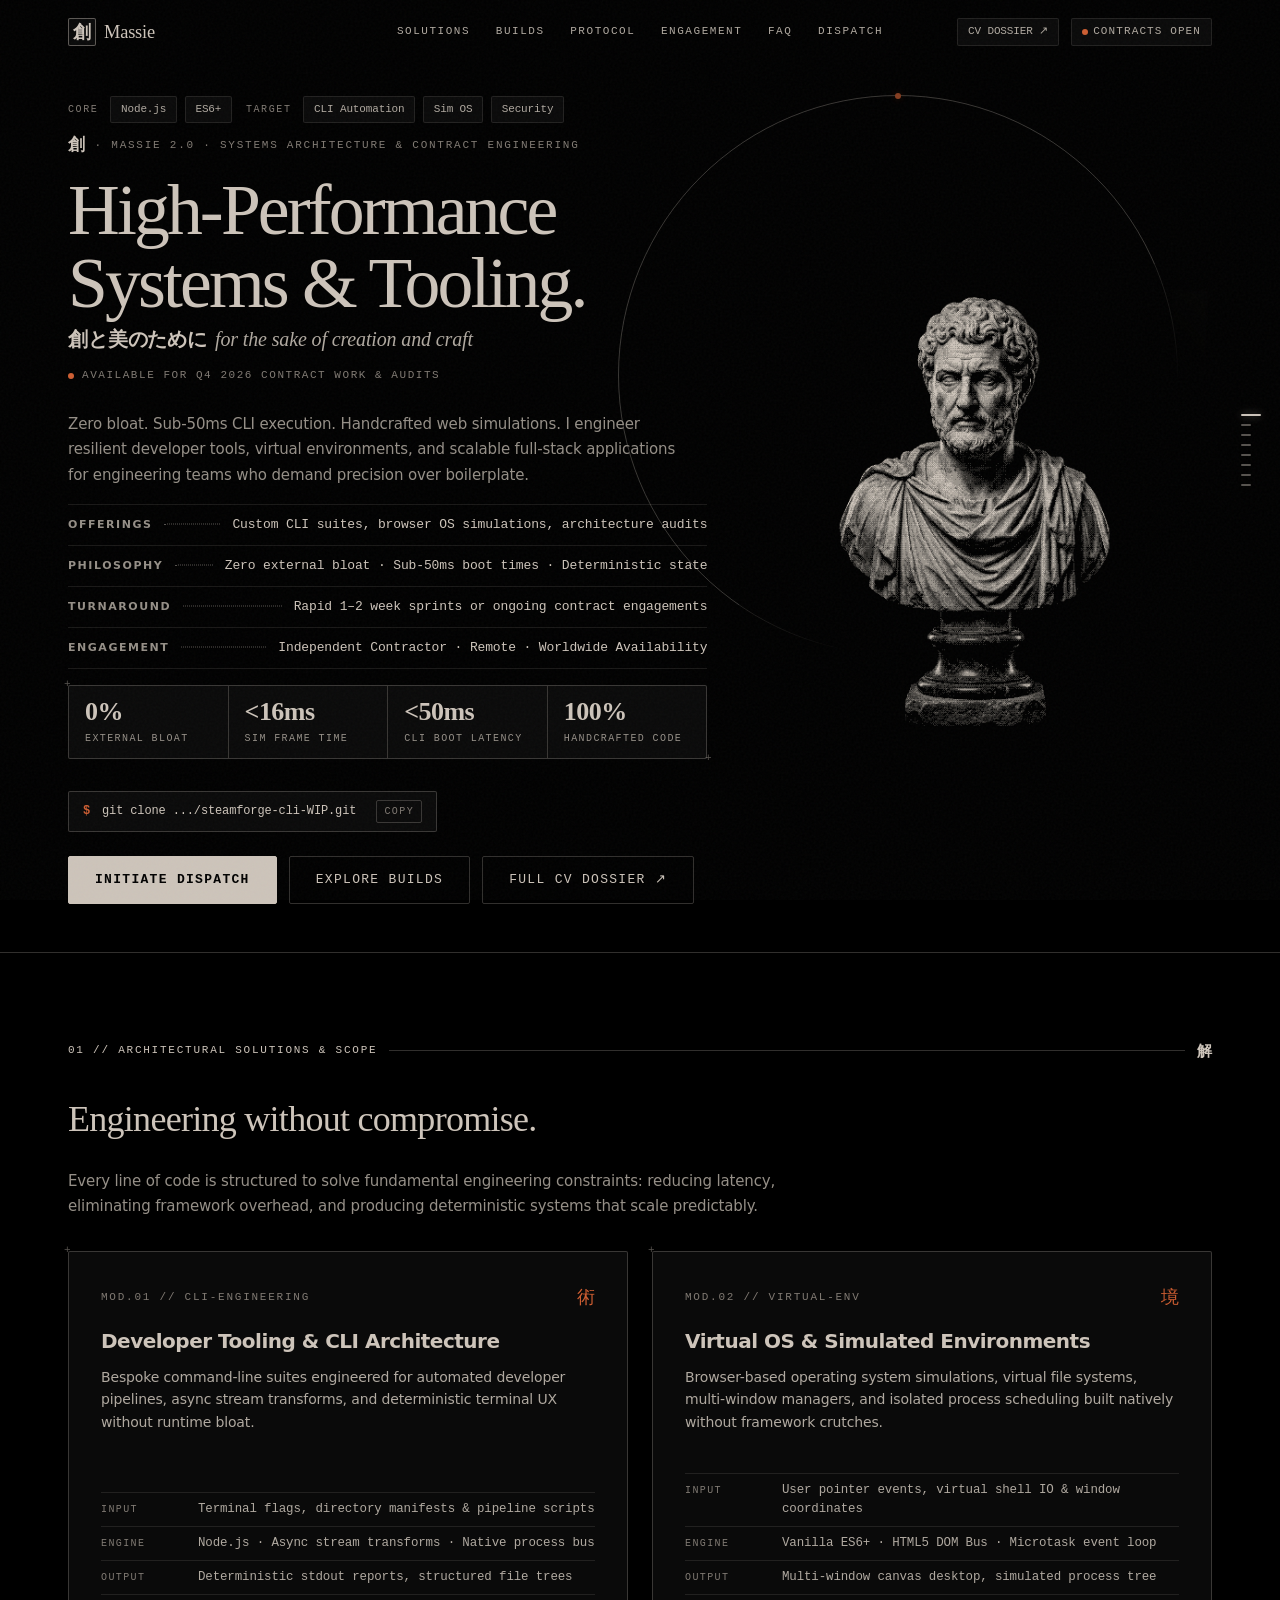
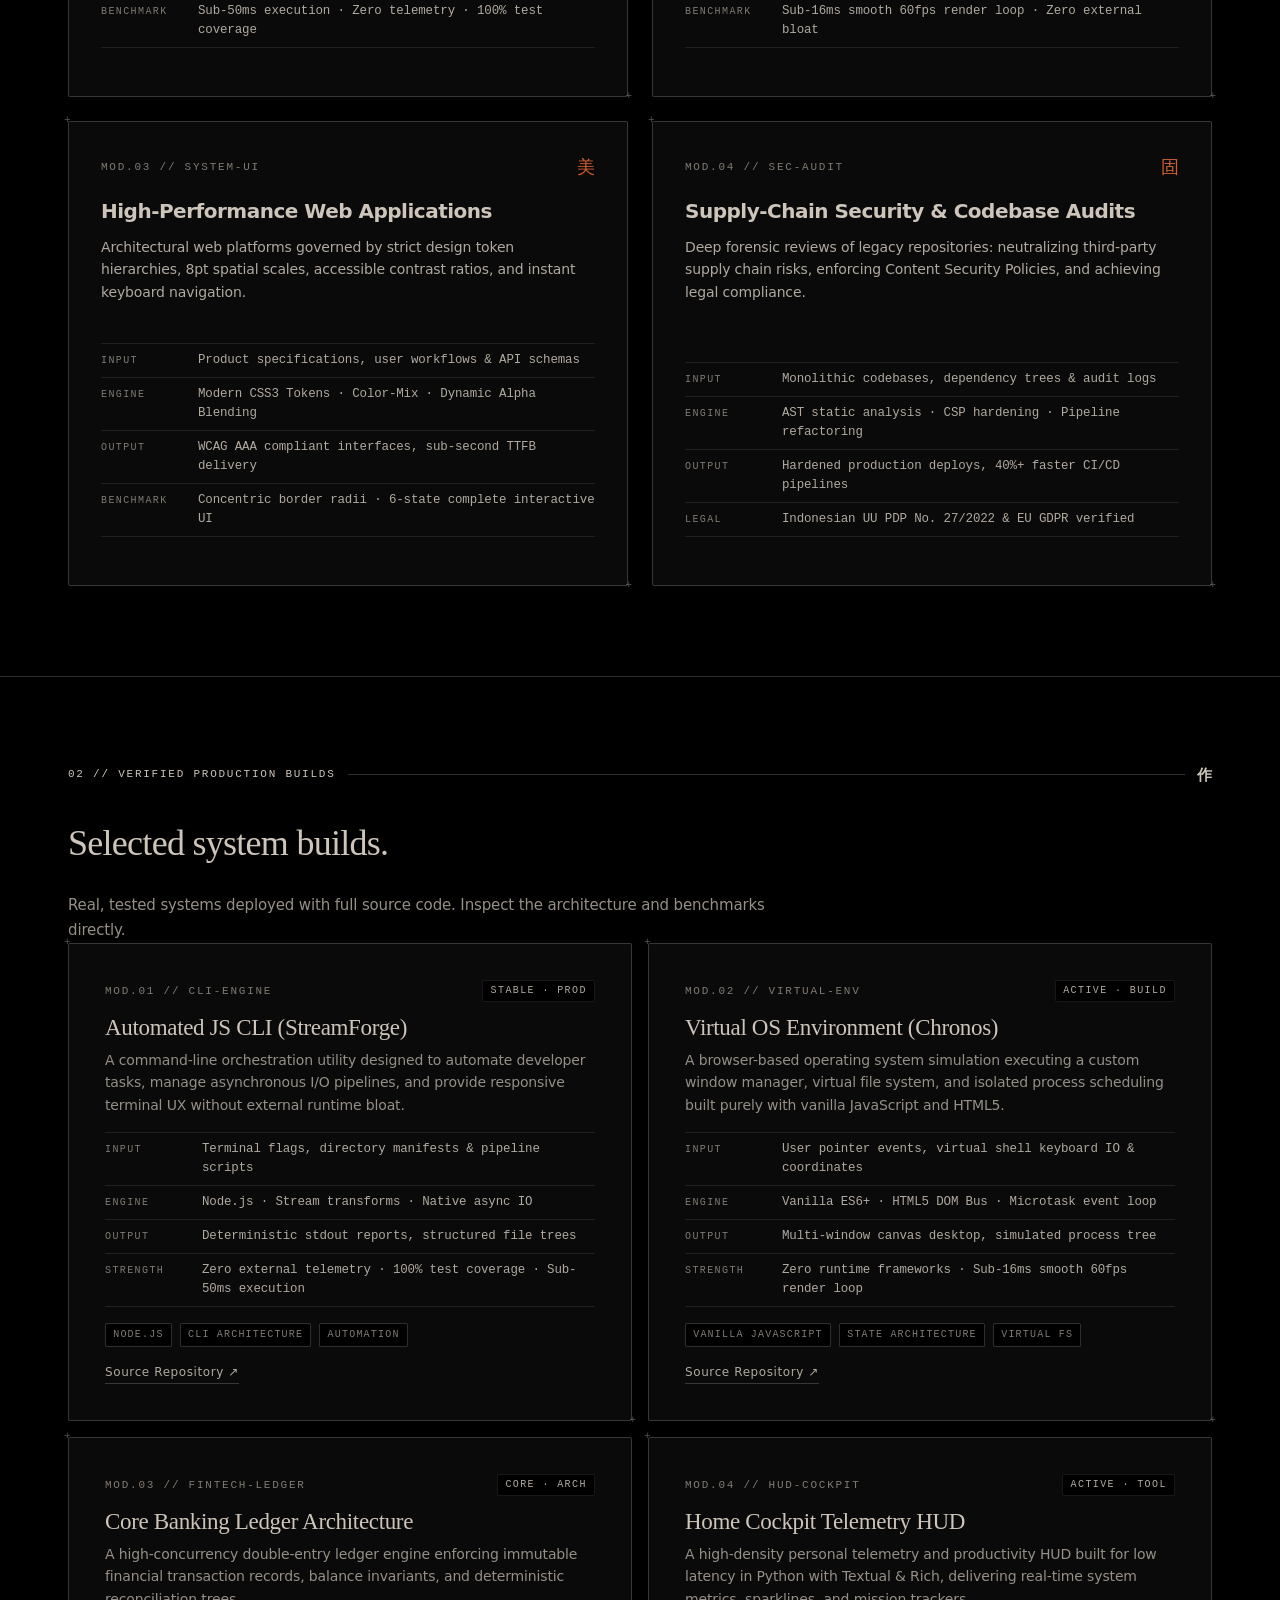
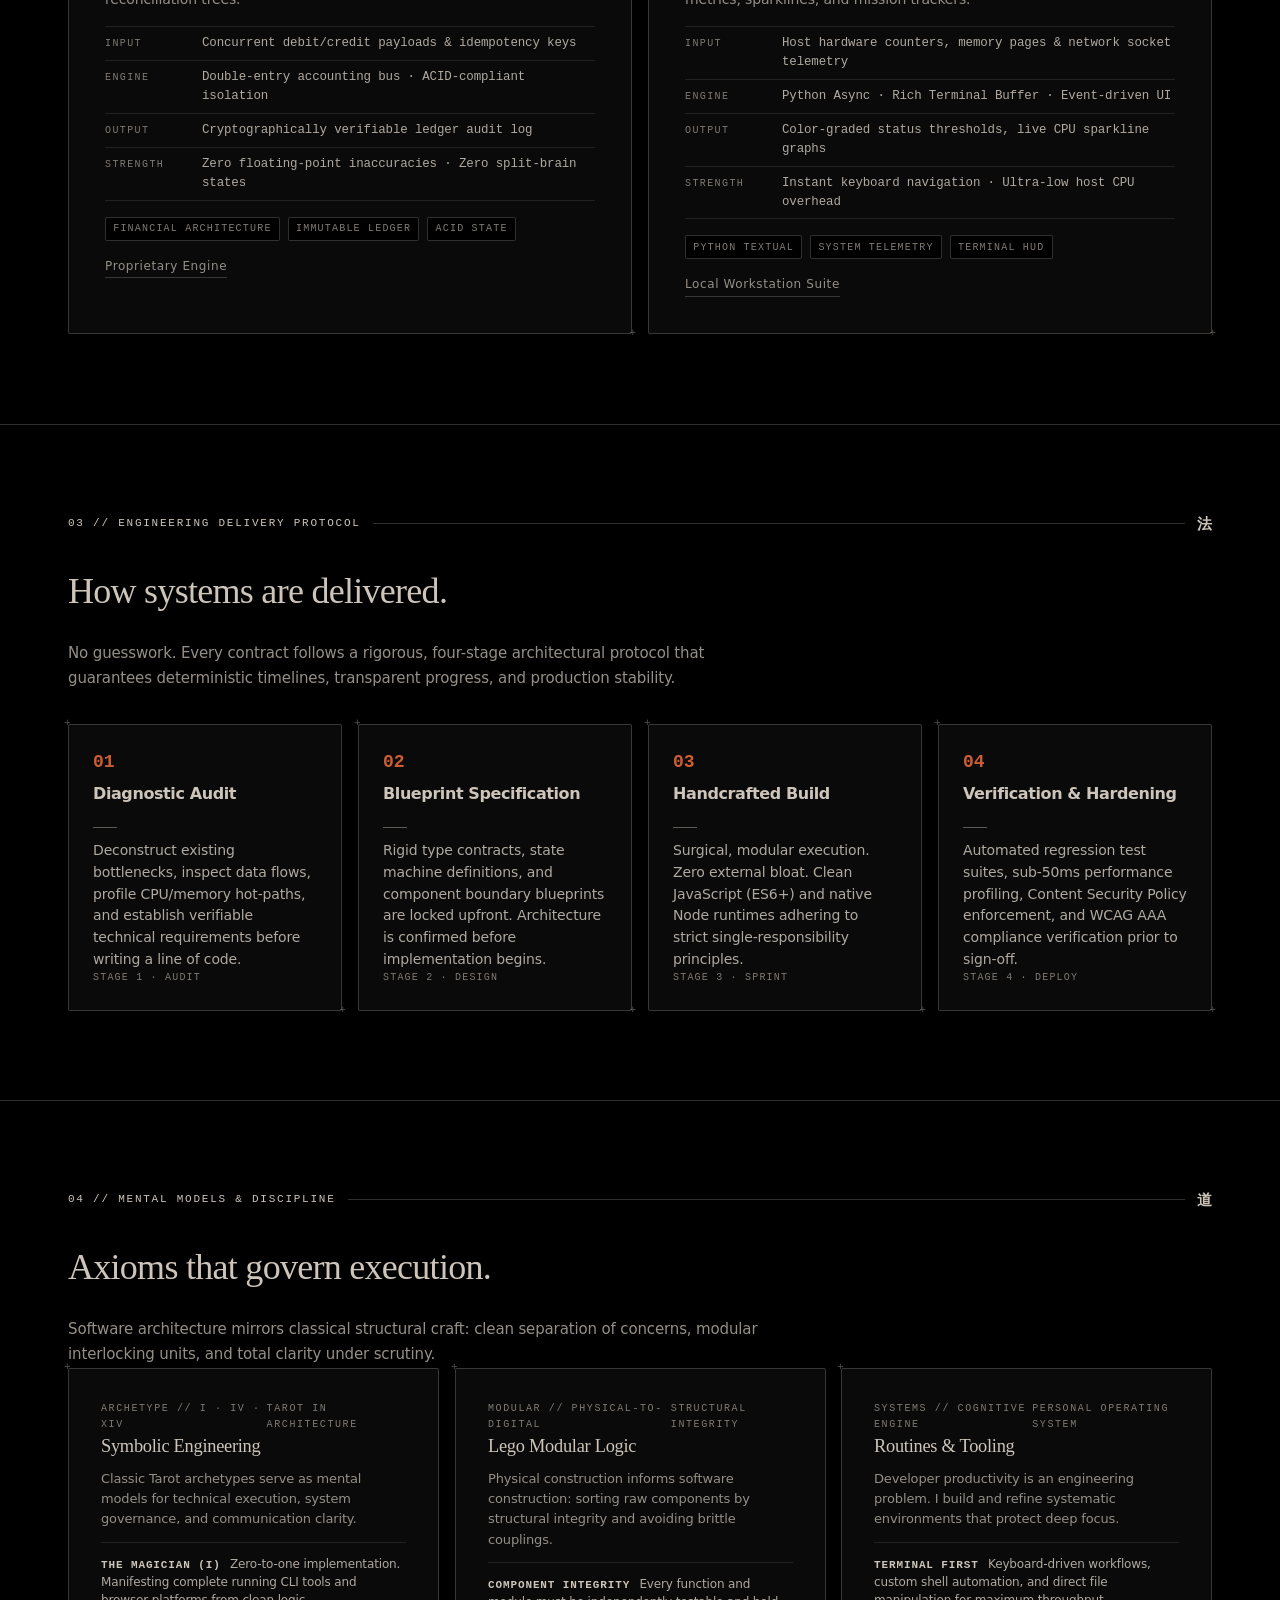
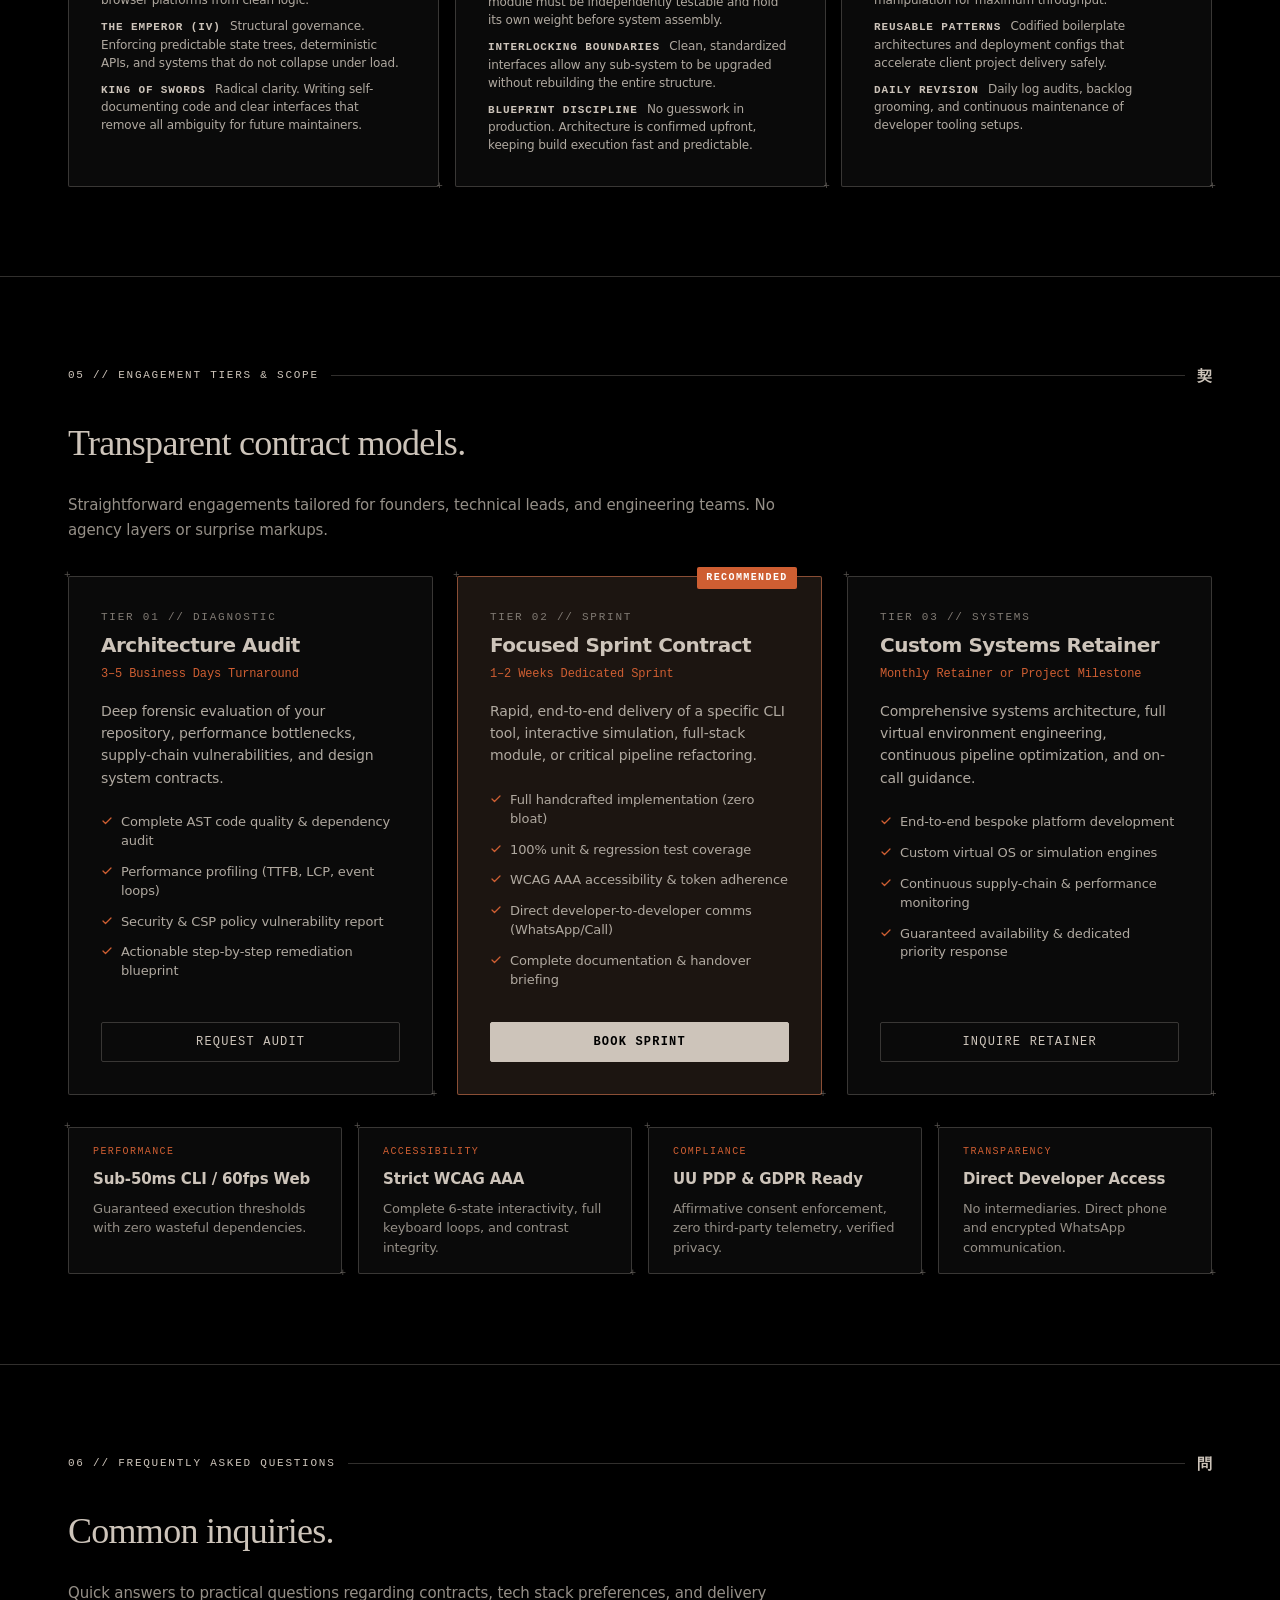
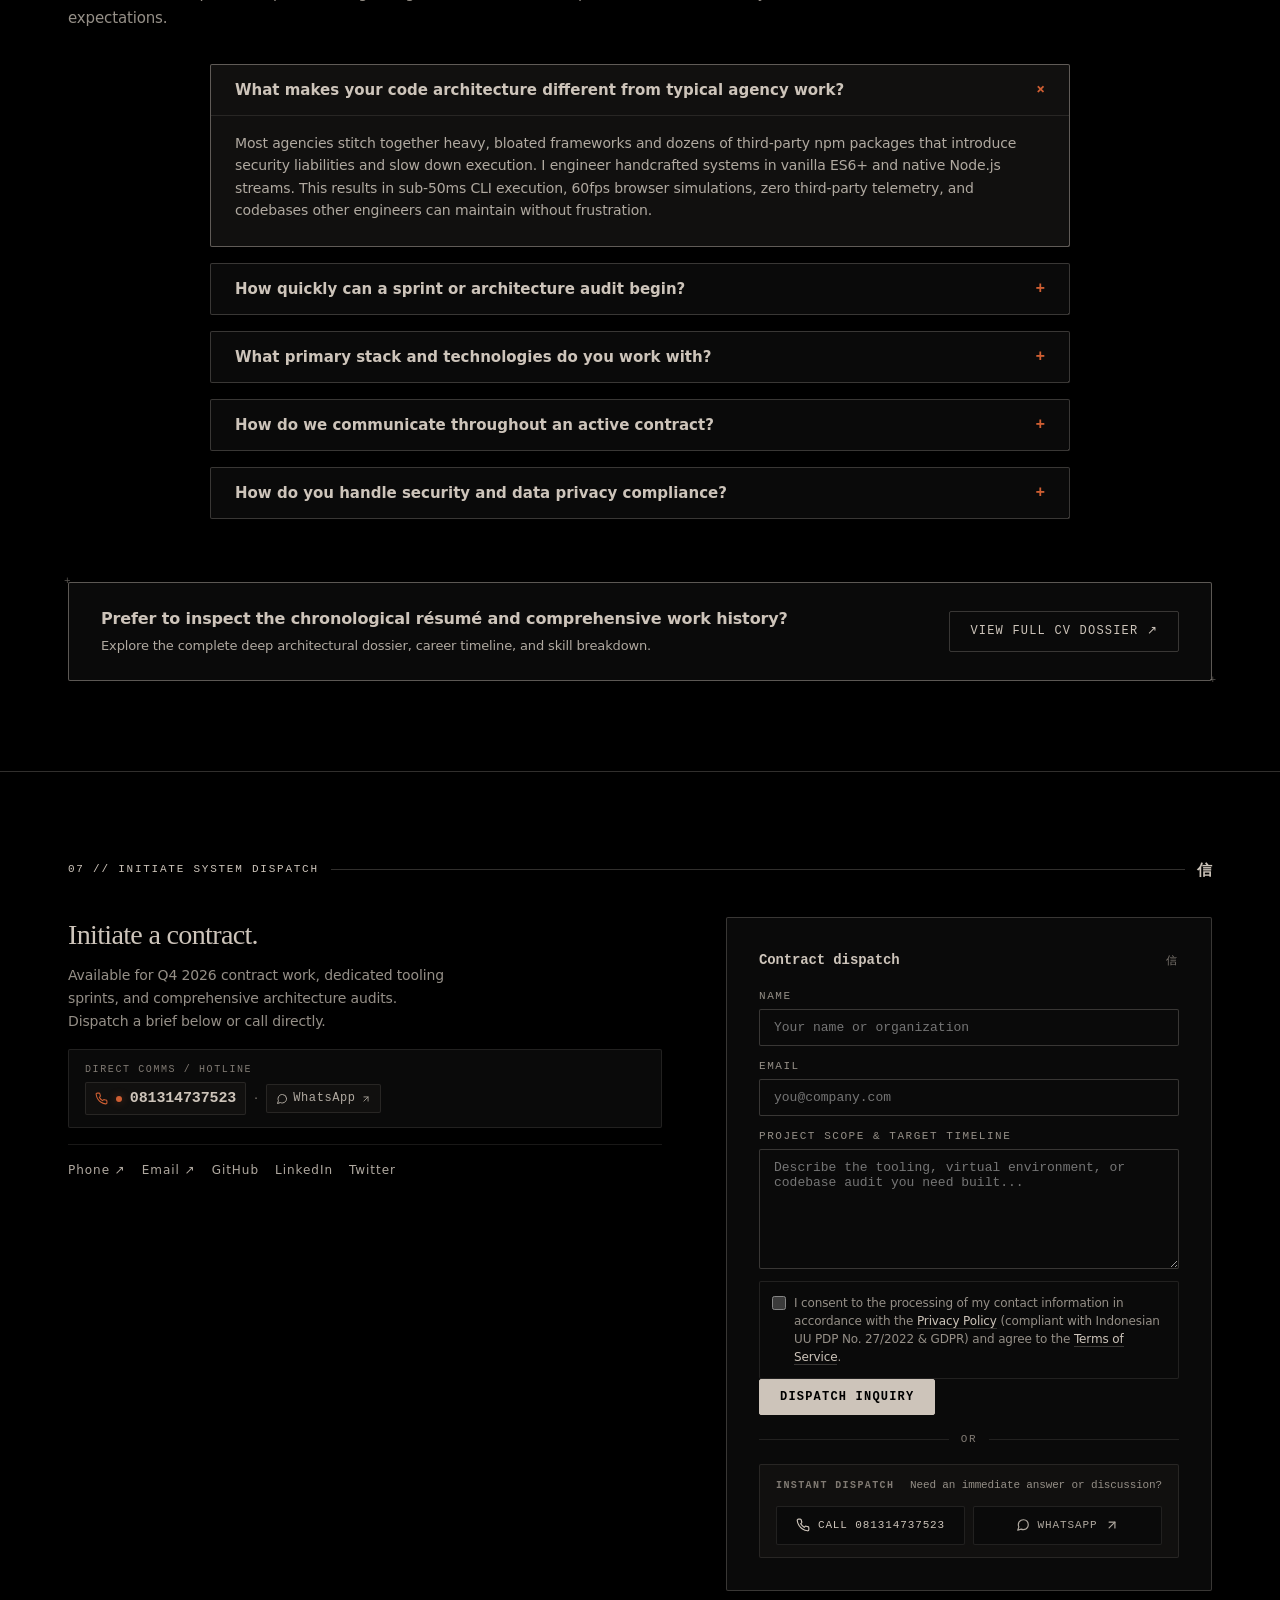
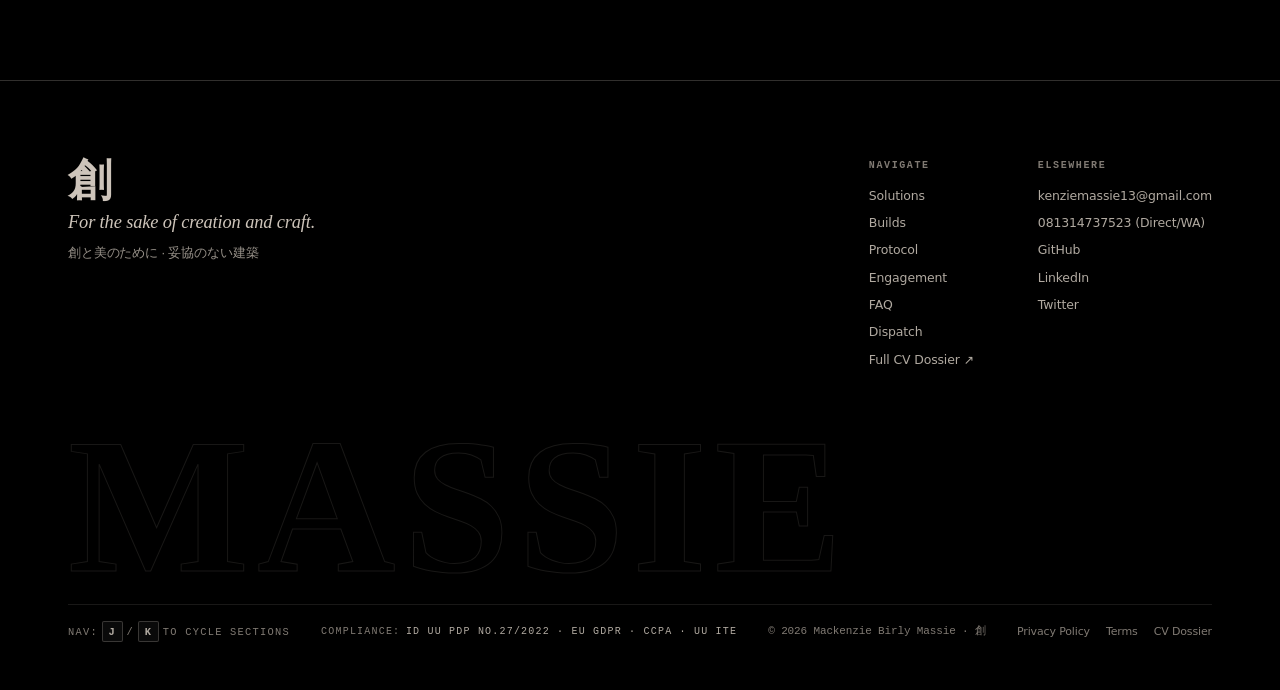
<file: index.html>
<!DOCTYPE html>
<html lang="en">
<head>
    <meta charset="UTF-8">
    <meta name="viewport" content="width=device-width, initial-scale=1.0">
    <meta http-equiv="Content-Security-Policy" content="default-src 'self'; script-src 'self'; style-src 'self' 'unsafe-inline' https://fonts.googleapis.com; font-src 'self' https://fonts.gstatic.com data:; img-src 'self' data: https:; connect-src 'self' https://formsubmit.co; frame-ancestors 'none'; base-uri 'self'; form-action 'self' https://formsubmit.co;">
    <meta name="google-site-verification" content="google37dcef01186a76de" />
    <title>Mackenzie Birly Massie · Systems Architecture &amp; Developer Tooling</title>
    <meta name="description" content="High-performance developer tooling, browser-based operating environments, and zero-bloat web systems by Mackenzie Birly Massie. Open for contracts Q4 2026.">
    <meta name="author" content="Mackenzie Birly Massie">
    <meta name="robots" content="index, follow">
    <link rel="canonical" href="https://mackenziebirlymassie-lang.github.io/mbmassie.github.io/">

    <!-- Open Graph / Meta -->
    <meta property="og:title" content="Mackenzie Birly Massie · Systems Architecture &amp; Developer Tooling">
    <meta property="og:description" content="Zero bloat. Sub-50ms CLI execution. Handcrafted web simulations. Available for contract work and architecture audits.">
    <meta property="og:type" content="website">
    <meta property="og:url" content="https://mackenziebirlymassie-lang.github.io/mbmassie.github.io/">
    <meta property="og:site_name" content="Mackenzie Birly Massie Systems">
    <meta name="twitter:card" content="summary_large_image">
    <meta name="twitter:creator" content="@mbmassie">
    <meta name="twitter:title" content="Mackenzie Birly Massie · Systems Architecture">
    <meta name="twitter:description" content="High-performance developer tooling and browser simulations.">

    <!-- Schema.org JSON-LD Structured Data -->
    <script type="application/ld+json">
    {
      "@context": "https://schema.org",
      "@type": "ProfessionalService",
      "name": "Mackenzie Birly Massie - Systems Architecture",
      "image": "https://mackenziebirlymassie-lang.github.io/mbmassie.github.io/assets/hermodorus_dither.png",
      "description": "Bespoke developer automation tooling, CLI architectures, and simulated environments.",
      "url": "https://mackenziebirlymassie-lang.github.io/mbmassie.github.io/landing.html",
      "email": "mailto:kenziemassie13@gmail.com",
      "telephone": "+6281314737523",
      "priceRange": "$$",
      "sameAs": [
        "https://github.com/mackenziebirlymassie-lang"
      ]
    }
    </script>

    <link rel="icon" href="favicon.svg" type="image/svg+xml">

    <!-- Google Fonts: Fraunces, Space Grotesk, Space Mono, Noto Sans JP -->
    <link rel="preconnect" href="https://fonts.googleapis.com">
    <link rel="preconnect" href="https://fonts.gstatic.com" crossorigin>
    <link href="https://fonts.googleapis.com/css2?family=Fraunces:ital,opsz,wght@0,9..144,300..800;1,9..144,300..800&family=Noto+Sans+JP:wght@400;500;700;900&family=Space+Grotesk:wght@400;500;600;700&family=Space+Mono:ital,wght@0,400;0,700;1,400&display=swap" rel="stylesheet">

    <!-- Modular Stylesheets Bundle -->
    <link rel="stylesheet" href="css/main.css">
</head>
<body>

    <!-- ========== Accessibility Skip Link ========== -->
    <a href="#main-content" class="skip-link">Skip to main content</a>

    <!-- ========== Right-Edge Vertical HUD Navigator ========== -->
    <aside class="hud-nav" id="hud-nav" aria-label="Section Quick Nav">
        <a href="#home"          class="hud-tick active" title="Introduction"   aria-label="Introduction"></a>
        <a href="#solutions"     class="hud-tick"        title="Solutions"      aria-label="Solutions"></a>
        <a href="#builds"        class="hud-tick"        title="Builds"         aria-label="Builds"></a>
        <a href="#protocol"      class="hud-tick"        title="Protocol"       aria-label="Protocol"></a>
        <a href="#mental-models" class="hud-tick"        title="Mental Models"  aria-label="Mental Models"></a>
        <a href="#engagement"    class="hud-tick"        title="Engagement"     aria-label="Engagement"></a>
        <a href="#faq"           class="hud-tick"        title="FAQ"            aria-label="FAQ"></a>
        <a href="#contact"       class="hud-tick"        title="Dispatch"       aria-label="Dispatch"></a>
    </aside>

    <!-- ========== Header & Top Navigation ========== -->
    <header class="hdr" id="navbar">
        <div class="hdr-in wrap">
            <a href="#home" class="logo" aria-label="Home">
                <span class="logo-mark" lang="ja">創</span>
                <span class="logo-word">Massie</span>
            </a>

            <nav class="hdr-nav" aria-label="Primary Navigation">
                <a href="#solutions"     class="hdr-link">Solutions</a>
                <a href="#builds"        class="hdr-link">Builds</a>
                <a href="#protocol"      class="hdr-link">Protocol</a>
                <a href="#engagement"    class="hdr-link">Engagement</a>
                <a href="#faq"           class="hdr-link">FAQ</a>
                <a href="#contact"       class="hdr-link">Dispatch</a>
            </nav>

            <div class="hdr-actions">
                <a href="dossier.html" class="rail-pill" title="View Full Architectural Dossier and Timeline" style="text-decoration: none;">
                    <span>CV DOSSIER ↗</span>
                </a>
                <div class="hdr-badge">
                    <span class="hero-live" aria-hidden="true"></span>
                    <span>CONTRACTS OPEN</span>
                </div>
                <button class="burger" id="burger" aria-label="Toggle navigation menu" aria-expanded="false">
                    <span></span>
                    <span></span>
                </button>
            </div>
        </div>

        <nav class="sheet" id="sheet" aria-label="Mobile Navigation">
            <a href="#solutions"     class="sheet-link">Solutions</a>
            <a href="#builds"        class="sheet-link">Builds</a>
            <a href="#protocol"      class="sheet-link">Protocol</a>
            <a href="#engagement"    class="sheet-link">Engagement</a>
            <a href="#faq"           class="sheet-link">FAQ</a>
            <a href="#contact"       class="sheet-link">Dispatch</a>
            <a href="dossier.html"   class="sheet-link">Full CV Dossier ↗</a>
        </nav>
    </header>

    <main id="main-content">

        <!-- ========== Hero Section ========== -->
        <section id="home" class="hero" aria-label="Introduction">
            <div class="hero-halo" aria-hidden="true"></div>
            <div class="hero-watermark" aria-hidden="true" lang="ja">創</div>

            <div class="wrap hero-in">
                <!-- Left Dossier Column -->
                <div class="hero-dossier">
                    <div class="rail">
                        <span class="rail-label">Core</span>
                        <span class="rail-pill">Node.js</span>
                        <span class="rail-pill">ES6+</span>
                        <span class="rail-label" style="margin-left: 6px;">Target</span>
                        <span class="rail-pill">CLI Automation</span>
                        <span class="rail-pill">Sim OS</span>
                        <span class="rail-pill">Security</span>
                    </div>

                    <div class="eyebrow tag">
                        <span class="jp" lang="ja">創</span>
                        <span class="eye-label">· MASSIE 2.0 · SYSTEMS ARCHITECTURE &amp; CONTRACT ENGINEERING</span>
                    </div>

                    <h1 class="hero-id">High-Performance<br>Systems &amp; Tooling.</h1>

                    <div class="hero-subtitle">
                        <span class="jp-motto" lang="ja">創と美のために</span>
                        <span>for the sake of creation and craft</span>
                    </div>

                    <div class="hero-telem">
                        <span class="hero-live" aria-hidden="true"></span>
                        <span>AVAILABLE FOR Q4 2026 CONTRACT WORK &amp; AUDITS</span>
                    </div>

                    <p class="about-lede" style="margin-bottom: var(--s4); max-width: 620px;">
                        Zero bloat. Sub-50ms CLI execution. Handcrafted web simulations. I engineer resilient developer tools, virtual environments, and scalable full-stack applications for engineering teams who demand precision over boilerplate.
                    </p>

                    <div class="hero-specs specs">
                        <div class="spec">
                            <span class="spec__k">Offerings</span>
                            <span class="spec__lead"></span>
                            <span class="spec__v">Custom CLI suites, browser OS simulations, architecture audits</span>
                        </div>
                        <div class="spec">
                            <span class="spec__k">Philosophy</span>
                            <span class="spec__lead"></span>
                            <span class="spec__v">Zero external bloat · Sub-50ms boot times · Deterministic state</span>
                        </div>
                        <div class="spec">
                            <span class="spec__k">Turnaround</span>
                            <span class="spec__lead"></span>
                            <span class="spec__v">Rapid 1–2 week sprints or ongoing contract engagements</span>
                        </div>
                        <div class="spec">
                            <span class="spec__k">Engagement</span>
                            <span class="spec__lead"></span>
                            <span class="spec__v">Independent Contractor · Remote · Worldwide Availability</span>
                        </div>
                    </div>

                    <div class="hero-vitals vitals blueprint-card">
                        <div class="vital">
                            <span class="vital__n">0%</span>
                            <span class="vital__l">External Bloat</span>
                        </div>
                        <div class="vital">
                            <span class="vital__n">&lt;16ms</span>
                            <span class="vital__l">Sim Frame Time</span>
                        </div>
                        <div class="vital">
                            <span class="vital__n">&lt;50ms</span>
                            <span class="vital__l">CLI Boot Latency</span>
                        </div>
                        <div class="vital">
                            <span class="vital__n">100%</span>
                            <span class="vital__l">Handcrafted Code</span>
                        </div>
                    </div>

                    <div class="cli-box" id="cli-copy" data-command="git clone https://github.com/mackenziebirlymassie-lang/steamforge-cli-WIP.git" title="Click to copy repository clone command" role="button" tabindex="0">
                        <span class="cli-prompt">$</span>
                        <span class="cli-cmd">git clone .../steamforge-cli-WIP.git</span>
                        <span class="cli-badge" id="cli-badge">COPY</span>
                    </div>

                    <div class="hero-cta">
                        <a href="#contact" class="btn btn-lg btn-solid">Initiate Dispatch</a>
                        <a href="#builds"  class="btn btn-lg btn-outline">Explore Builds</a>
                        <a href="dossier.html" class="btn btn-lg btn-outline" title="Full Résumé &amp; Dossier">Full CV Dossier ↗</a>
                    </div>
                </div>

                <!-- Right Hero Artwork (Hermodorus of Salamis Dithered Statue) -->
                <div class="hero-art-col" aria-hidden="true">
                    <div class="hero-art-wrap">
                        <img src="assets/hermodorus_dither.png" alt="Classical Greco-Roman marble bust representing Hermodorus of Salamis in halftone dither" class="hero-art-img" width="512" height="512">
                    </div>
                </div>
            </div>
        </section>

        <!-- ========== 01 Solutions & Architecture Section ========== -->
        <section id="solutions" class="section" aria-label="Solutions and Architectural Services">
            <div class="wrap">
                <div class="sheet-head reveal">
                    <span class="sheet-head__n">01 // ARCHITECTURAL SOLUTIONS &amp; SCOPE</span>
                    <span class="sheet-head__rule"></span>
                    <span class="sheet-head__kanji" lang="ja">解</span>
                </div>

                <div class="reveal">
                    <h2 class="section-h">Engineering without compromise.</h2>
                    <p class="about-lede" style="max-width: 720px;">
                        Every line of code is structured to solve fundamental engineering constraints: reducing latency, eliminating framework overhead, and producing deterministic systems that scale predictably.
                    </p>
                </div>

                <div class="solutions-grid">
                    <!-- Solution 01 -->
                    <div class="solution-card blueprint-card reveal">
                        <div class="solution-head">
                            <span class="solution-code">MOD.01 // CLI-ENGINEERING</span>
                            <span class="solution-icon" lang="ja">術</span>
                        </div>
                        <h3 class="solution-title">Developer Tooling &amp; CLI Architecture</h3>
                        <p class="solution-desc">
                            Bespoke command-line suites engineered for automated developer pipelines, async stream transforms, and deterministic terminal UX without runtime bloat.
                        </p>
                        <div class="mod-specs">
                            <div class="mod-spec-row">
                                <span class="mod-spec-k">INPUT</span>
                                <span class="mod-spec-v">Terminal flags, directory manifests &amp; pipeline scripts</span>
                            </div>
                            <div class="mod-spec-row">
                                <span class="mod-spec-k">ENGINE</span>
                                <span class="mod-spec-v">Node.js · Async stream transforms · Native process bus</span>
                            </div>
                            <div class="mod-spec-row">
                                <span class="mod-spec-k">OUTPUT</span>
                                <span class="mod-spec-v">Deterministic stdout reports, structured file trees</span>
                            </div>
                            <div class="mod-spec-row">
                                <span class="mod-spec-k">BENCHMARK</span>
                                <span class="mod-spec-v">Sub-50ms execution · Zero telemetry · 100% test coverage</span>
                            </div>
                        </div>
                    </div>

                    <!-- Solution 02 -->
                    <div class="solution-card blueprint-card reveal">
                        <div class="solution-head">
                            <span class="solution-code">MOD.02 // VIRTUAL-ENV</span>
                            <span class="solution-icon" lang="ja">境</span>
                        </div>
                        <h3 class="solution-title">Virtual OS &amp; Simulated Environments</h3>
                        <p class="solution-desc">
                            Browser-based operating system simulations, virtual file systems, multi-window managers, and isolated process scheduling built natively without framework crutches.
                        </p>
                        <div class="mod-specs">
                            <div class="mod-spec-row">
                                <span class="mod-spec-k">INPUT</span>
                                <span class="mod-spec-v">User pointer events, virtual shell IO &amp; window coordinates</span>
                            </div>
                            <div class="mod-spec-row">
                                <span class="mod-spec-k">ENGINE</span>
                                <span class="mod-spec-v">Vanilla ES6+ · HTML5 DOM Bus · Microtask event loop</span>
                            </div>
                            <div class="mod-spec-row">
                                <span class="mod-spec-k">OUTPUT</span>
                                <span class="mod-spec-v">Multi-window canvas desktop, simulated process tree</span>
                            </div>
                            <div class="mod-spec-row">
                                <span class="mod-spec-k">BENCHMARK</span>
                                <span class="mod-spec-v">Sub-16ms smooth 60fps render loop · Zero external bloat</span>
                            </div>
                        </div>
                    </div>

                    <!-- Solution 03 -->
                    <div class="solution-card blueprint-card reveal">
                        <div class="solution-head">
                            <span class="solution-code">MOD.03 // SYSTEM-UI</span>
                            <span class="solution-icon" lang="ja">美</span>
                        </div>
                        <h3 class="solution-title">High-Performance Web Applications</h3>
                        <p class="solution-desc">
                            Architectural web platforms governed by strict design token hierarchies, 8pt spatial scales, accessible contrast ratios, and instant keyboard navigation.
                        </p>
                        <div class="mod-specs">
                            <div class="mod-spec-row">
                                <span class="mod-spec-k">INPUT</span>
                                <span class="mod-spec-v">Product specifications, user workflows &amp; API schemas</span>
                            </div>
                            <div class="mod-spec-row">
                                <span class="mod-spec-k">ENGINE</span>
                                <span class="mod-spec-v">Modern CSS3 Tokens · Color-Mix · Dynamic Alpha Blending</span>
                            </div>
                            <div class="mod-spec-row">
                                <span class="mod-spec-k">OUTPUT</span>
                                <span class="mod-spec-v">WCAG AAA compliant interfaces, sub-second TTFB delivery</span>
                            </div>
                            <div class="mod-spec-row">
                                <span class="mod-spec-k">BENCHMARK</span>
                                <span class="mod-spec-v">Concentric border radii · 6-state complete interactive UI</span>
                            </div>
                        </div>
                    </div>

                    <!-- Solution 04 -->
                    <div class="solution-card blueprint-card reveal">
                        <div class="solution-head">
                            <span class="solution-code">MOD.04 // SEC-AUDIT</span>
                            <span class="solution-icon" lang="ja">固</span>
                        </div>
                        <h3 class="solution-title">Supply-Chain Security &amp; Codebase Audits</h3>
                        <p class="solution-desc">
                            Deep forensic reviews of legacy repositories: neutralizing third-party supply chain risks, enforcing Content Security Policies, and achieving legal compliance.
                        </p>
                        <div class="mod-specs">
                            <div class="mod-spec-row">
                                <span class="mod-spec-k">INPUT</span>
                                <span class="mod-spec-v">Monolithic codebases, dependency trees &amp; audit logs</span>
                            </div>
                            <div class="mod-spec-row">
                                <span class="mod-spec-k">ENGINE</span>
                                <span class="mod-spec-v">AST static analysis · CSP hardening · Pipeline refactoring</span>
                            </div>
                            <div class="mod-spec-row">
                                <span class="mod-spec-k">OUTPUT</span>
                                <span class="mod-spec-v">Hardened production deploys, 40%+ faster CI/CD pipelines</span>
                            </div>
                            <div class="mod-spec-row">
                                <span class="mod-spec-k">LEGAL</span>
                                <span class="mod-spec-v">Indonesian UU PDP No. 27/2022 &amp; EU GDPR verified</span>
                            </div>
                        </div>
                    </div>
                </div>
            </div>
        </section>

        <!-- ========== 02 Featured Builds & Registry ========== -->
        <section id="builds" class="section" aria-label="Selected Builds and Project Registry">
            <div class="wrap">
                <div class="sheet-head reveal">
                    <span class="sheet-head__n">02 // VERIFIED PRODUCTION BUILDS</span>
                    <span class="sheet-head__rule"></span>
                    <span class="sheet-head__kanji" lang="ja">作</span>
                </div>

                <div class="reveal">
                    <h2 class="section-h">Selected system builds.</h2>
                    <p class="about-lede" style="max-width: 720px;">
                        Real, tested systems deployed with full source code. Inspect the architecture and benchmarks directly.
                    </p>
                </div>

                <div class="projects-grid">
                    <!-- Project 01 -->
                    <div class="card project blueprint-card reveal">
                        <div class="project-meta-bar">
                            <span class="project-num">MOD.01 // CLI-ENGINE</span>
                            <span class="project-status-tag">STABLE · PROD</span>
                        </div>
                        <h3 class="project-name">Automated JS CLI (StreamForge)</h3>
                        <p class="project-desc">
                            A command-line orchestration utility designed to automate developer tasks, manage asynchronous I/O pipelines, and provide responsive terminal UX without external runtime bloat.
                        </p>
                        
                        <div class="mod-specs">
                            <div class="mod-spec-row">
                                <span class="mod-spec-k">INPUT</span>
                                <span class="mod-spec-v">Terminal flags, directory manifests &amp; pipeline scripts</span>
                            </div>
                            <div class="mod-spec-row">
                                <span class="mod-spec-k">ENGINE</span>
                                <span class="mod-spec-v">Node.js · Stream transforms · Native async IO</span>
                            </div>
                            <div class="mod-spec-row">
                                <span class="mod-spec-k">OUTPUT</span>
                                <span class="mod-spec-v">Deterministic stdout reports, structured file trees</span>
                            </div>
                            <div class="mod-spec-row">
                                <span class="mod-spec-k">STRENGTH</span>
                                <span class="mod-spec-v">Zero external telemetry · 100% test coverage · Sub-50ms execution</span>
                            </div>
                        </div>

                        <div class="project-tags">
                            <span class="project-tag">NODE.JS</span>
                            <span class="project-tag">CLI ARCHITECTURE</span>
                            <span class="project-tag">AUTOMATION</span>
                        </div>
                        <div class="project-links">
                            <a href="https://github.com/mackenziebirlymassie-lang/steamforge-cli-WIP" target="_blank" rel="noopener noreferrer" class="project-link">Source Repository ↗</a>
                        </div>
                    </div>

                    <!-- Project 02 -->
                    <div class="card project blueprint-card reveal">
                        <div class="project-meta-bar">
                            <span class="project-num">MOD.02 // VIRTUAL-ENV</span>
                            <span class="project-status-tag">ACTIVE · BUILD</span>
                        </div>
                        <h3 class="project-name">Virtual OS Environment (Chronos)</h3>
                        <p class="project-desc">
                            A browser-based operating system simulation executing a custom window manager, virtual file system, and isolated process scheduling built purely with vanilla JavaScript and HTML5.
                        </p>
                        
                        <div class="mod-specs">
                            <div class="mod-spec-row">
                                <span class="mod-spec-k">INPUT</span>
                                <span class="mod-spec-v">User pointer events, virtual shell keyboard IO &amp; coordinates</span>
                            </div>
                            <div class="mod-spec-row">
                                <span class="mod-spec-k">ENGINE</span>
                                <span class="mod-spec-v">Vanilla ES6+ · HTML5 DOM Bus · Microtask event loop</span>
                            </div>
                            <div class="mod-spec-row">
                                <span class="mod-spec-k">OUTPUT</span>
                                <span class="mod-spec-v">Multi-window canvas desktop, simulated process tree</span>
                            </div>
                            <div class="mod-spec-row">
                                <span class="mod-spec-k">STRENGTH</span>
                                <span class="mod-spec-v">Zero runtime frameworks · Sub-16ms smooth 60fps render loop</span>
                            </div>
                        </div>

                        <div class="project-tags">
                            <span class="project-tag">VANILLA JAVASCRIPT</span>
                            <span class="project-tag">STATE ARCHITECTURE</span>
                            <span class="project-tag">VIRTUAL FS</span>
                        </div>
                        <div class="project-links">
                            <a href="https://github.com/mackenziebirlymassie-lang/chrono-os-WIP-" target="_blank" rel="noopener noreferrer" class="project-link">Source Repository ↗</a>
                        </div>
                    </div>

                    <!-- Project 03 -->
                    <div class="card project blueprint-card reveal">
                        <div class="project-meta-bar">
                            <span class="project-num">MOD.03 // FINTECH-LEDGER</span>
                            <span class="project-status-tag">CORE · ARCH</span>
                        </div>
                        <h3 class="project-name">Core Banking Ledger Architecture</h3>
                        <p class="project-desc">
                            A high-concurrency double-entry ledger engine enforcing immutable financial transaction records, balance invariants, and deterministic reconciliation trees.
                        </p>
                        
                        <div class="mod-specs">
                            <div class="mod-spec-row">
                                <span class="mod-spec-k">INPUT</span>
                                <span class="mod-spec-v">Concurrent debit/credit payloads &amp; idempotency keys</span>
                            </div>
                            <div class="mod-spec-row">
                                <span class="mod-spec-k">ENGINE</span>
                                <span class="mod-spec-v">Double-entry accounting bus · ACID-compliant isolation</span>
                            </div>
                            <div class="mod-spec-row">
                                <span class="mod-spec-k">OUTPUT</span>
                                <span class="mod-spec-v">Cryptographically verifiable ledger audit log</span>
                            </div>
                            <div class="mod-spec-row">
                                <span class="mod-spec-k">STRENGTH</span>
                                <span class="mod-spec-v">Zero floating-point inaccuracies · Zero split-brain states</span>
                            </div>
                        </div>

                        <div class="project-tags">
                            <span class="project-tag">FINANCIAL ARCHITECTURE</span>
                            <span class="project-tag">IMMUTABLE LEDGER</span>
                            <span class="project-tag">ACID STATE</span>
                        </div>
                        <div class="project-links">
                            <span class="project-link" style="color: var(--ink-muted);">Proprietary Engine</span>
                        </div>
                    </div>

                    <!-- Project 04 -->
                    <div class="card project blueprint-card reveal">
                        <div class="project-meta-bar">
                            <span class="project-num">MOD.04 // HUD-COCKPIT</span>
                            <span class="project-status-tag">ACTIVE · TOOL</span>
                        </div>
                        <h3 class="project-name">Home Cockpit Telemetry HUD</h3>
                        <p class="project-desc">
                            A high-density personal telemetry and productivity HUD built for low latency in Python with Textual &amp; Rich, delivering real-time system metrics, sparklines, and mission trackers.
                        </p>
                        
                        <div class="mod-specs">
                            <div class="mod-spec-row">
                                <span class="mod-spec-k">INPUT</span>
                                <span class="mod-spec-v">Host hardware counters, memory pages &amp; network socket telemetry</span>
                            </div>
                            <div class="mod-spec-row">
                                <span class="mod-spec-k">ENGINE</span>
                                <span class="mod-spec-v">Python Async · Rich Terminal Buffer · Event-driven UI</span>
                            </div>
                            <div class="mod-spec-row">
                                <span class="mod-spec-k">OUTPUT</span>
                                <span class="mod-spec-v">Color-graded status thresholds, live CPU sparkline graphs</span>
                            </div>
                            <div class="mod-spec-row">
                                <span class="mod-spec-k">STRENGTH</span>
                                <span class="mod-spec-v">Instant keyboard navigation · Ultra-low host CPU overhead</span>
                            </div>
                        </div>

                        <div class="project-tags">
                            <span class="project-tag">PYTHON TEXTUAL</span>
                            <span class="project-tag">SYSTEM TELEMETRY</span>
                            <span class="project-tag">TERMINAL HUD</span>
                        </div>
                        <div class="project-links">
                            <span class="project-link" style="color: var(--ink-muted);">Local Workstation Suite</span>
                        </div>
                    </div>
                </div>
            </div>
        </section>

        <!-- ========== 03 The 4-Stage Architectural Protocol ========== -->
        <section id="protocol" class="section" aria-label="Engineering Protocol and Delivery Process">
            <div class="wrap">
                <div class="sheet-head reveal">
                    <span class="sheet-head__n">03 // ENGINEERING DELIVERY PROTOCOL</span>
                    <span class="sheet-head__rule"></span>
                    <span class="sheet-head__kanji" lang="ja">法</span>
                </div>

                <div class="reveal">
                    <h2 class="section-h">How systems are delivered.</h2>
                    <p class="about-lede" style="max-width: 720px;">
                        No guesswork. Every contract follows a rigorous, four-stage architectural protocol that guarantees deterministic timelines, transparent progress, and production stability.
                    </p>
                </div>

                <div class="protocol-grid">
                    <div class="protocol-card blueprint-card reveal">
                        <span class="protocol-num">01</span>
                        <h3 class="protocol-step-title">Diagnostic Audit</h3>
                        <div class="protocol-rule"></div>
                        <p class="protocol-step-desc">
                            Deconstruct existing bottlenecks, inspect data flows, profile CPU/memory hot-paths, and establish verifiable technical requirements before writing a line of code.
                        </p>
                        <span class="protocol-badge">STAGE 1 · AUDIT</span>
                    </div>

                    <div class="protocol-card blueprint-card reveal">
                        <span class="protocol-num">02</span>
                        <h3 class="protocol-step-title">Blueprint Specification</h3>
                        <div class="protocol-rule"></div>
                        <p class="protocol-step-desc">
                            Rigid type contracts, state machine definitions, and component boundary blueprints are locked upfront. Architecture is confirmed before implementation begins.
                        </p>
                        <span class="protocol-badge">STAGE 2 · DESIGN</span>
                    </div>

                    <div class="protocol-card blueprint-card reveal">
                        <span class="protocol-num">03</span>
                        <h3 class="protocol-step-title">Handcrafted Build</h3>
                        <div class="protocol-rule"></div>
                        <p class="protocol-step-desc">
                            Surgical, modular execution. Zero external bloat. Clean JavaScript (ES6+) and native Node runtimes adhering to strict single-responsibility principles.
                        </p>
                        <span class="protocol-badge">STAGE 3 · SPRINT</span>
                    </div>

                    <div class="protocol-card blueprint-card reveal">
                        <span class="protocol-num">04</span>
                        <h3 class="protocol-step-title">Verification &amp; Hardening</h3>
                        <div class="protocol-rule"></div>
                        <p class="protocol-step-desc">
                            Automated regression test suites, sub-50ms performance profiling, Content Security Policy enforcement, and WCAG AAA compliance verification prior to sign-off.
                        </p>
                        <span class="protocol-badge">STAGE 4 · DEPLOY</span>
                    </div>
                </div>
            </div>
        </section>

        <!-- ========== 04 Mental Models & Axioms ========== -->
        <section id="mental-models" class="section" aria-label="Mental Models and Architectural Axioms">
            <div class="wrap">
                <div class="sheet-head reveal">
                    <span class="sheet-head__n">04 // MENTAL MODELS &amp; DISCIPLINE</span>
                    <span class="sheet-head__rule"></span>
                    <span class="sheet-head__kanji" lang="ja">道</span>
                </div>

                <div class="reveal">
                    <h2 class="section-h">Axioms that govern execution.</h2>
                    <p class="about-lede" style="max-width: 720px;">
                        Software architecture mirrors classical structural craft: clean separation of concerns, modular interlocking units, and total clarity under scrutiny.
                    </p>
                </div>

                <div class="bg-grid">
                    <div class="card archetype-card blueprint-card reveal">
                        <div class="archetype-header">
                            <div class="archetype-meta">
                                <span>ARCHETYPE // I · IV · XIV</span>
                                <span>TAROT IN ARCHITECTURE</span>
                            </div>
                            <h3 class="archetype-title">Symbolic Engineering</h3>
                        </div>
                        <p class="archetype-p">
                            Classic Tarot archetypes serve as mental models for technical execution, system governance, and communication clarity.
                        </p>
                        <div class="archetype-facets">
                            <div class="archetype-facet">
                                <strong>THE MAGICIAN (I)</strong>
                                <span>Zero-to-one implementation. Manifesting complete running CLI tools and browser platforms from clean logic.</span>
                            </div>
                            <div class="archetype-facet">
                                <strong>THE EMPEROR (IV)</strong>
                                <span>Structural governance. Enforcing predictable state trees, deterministic APIs, and systems that do not collapse under load.</span>
                            </div>
                            <div class="archetype-facet">
                                <strong>KING OF SWORDS</strong>
                                <span>Radical clarity. Writing self-documenting code and clear interfaces that remove all ambiguity for future maintainers.</span>
                            </div>
                        </div>
                    </div>

                    <div class="card archetype-card blueprint-card reveal">
                        <div class="archetype-header">
                            <div class="archetype-meta">
                                <span>MODULAR // PHYSICAL-TO-DIGITAL</span>
                                <span>STRUCTURAL INTEGRITY</span>
                            </div>
                            <h3 class="archetype-title">Lego Modular Logic</h3>
                        </div>
                        <p class="archetype-p">
                            Physical construction informs software construction: sorting raw components by structural integrity and avoiding brittle couplings.
                        </p>
                        <div class="archetype-facets">
                            <div class="archetype-facet">
                                <strong>COMPONENT INTEGRITY</strong>
                                <span>Every function and module must be independently testable and hold its own weight before system assembly.</span>
                            </div>
                            <div class="archetype-facet">
                                <strong>INTERLOCKING BOUNDARIES</strong>
                                <span>Clean, standardized interfaces allow any sub-system to be upgraded without rebuilding the entire structure.</span>
                            </div>
                            <div class="archetype-facet">
                                <strong>BLUEPRINT DISCIPLINE</strong>
                                <span>No guesswork in production. Architecture is confirmed upfront, keeping build execution fast and predictable.</span>
                            </div>
                        </div>
                    </div>

                    <div class="card archetype-card blueprint-card reveal">
                        <div class="archetype-header">
                            <div class="archetype-meta">
                                <span>SYSTEMS // COGNITIVE ENGINE</span>
                                <span>PERSONAL OPERATING SYSTEM</span>
                            </div>
                            <h3 class="archetype-title">Routines &amp; Tooling</h3>
                        </div>
                        <p class="archetype-p">
                            Developer productivity is an engineering problem. I build and refine systematic environments that protect deep focus.
                        </p>
                        <div class="archetype-facets">
                            <div class="archetype-facet">
                                <strong>TERMINAL FIRST</strong>
                                <span>Keyboard-driven workflows, custom shell automation, and direct file manipulation for maximum throughput.</span>
                            </div>
                            <div class="archetype-facet">
                                <strong>REUSABLE PATTERNS</strong>
                                <span>Codified boilerplate architectures and deployment configs that accelerate client project delivery safely.</span>
                            </div>
                            <div class="archetype-facet">
                                <strong>DAILY REVISION</strong>
                                <span>Daily log audits, backlog grooming, and continuous maintenance of developer tooling setups.</span>
                            </div>
                        </div>
                    </div>
                </div>
            </div>
        </section>

        <!-- ========== 05 Transparent Engagement Tiers ========== -->
        <section id="engagement" class="section" aria-label="Transparent Engagement Tiers">
            <div class="wrap">
                <div class="sheet-head reveal">
                    <span class="sheet-head__n">05 // ENGAGEMENT TIERS &amp; SCOPE</span>
                    <span class="sheet-head__rule"></span>
                    <span class="sheet-head__kanji" lang="ja">契</span>
                </div>

                <div class="reveal">
                    <h2 class="section-h">Transparent contract models.</h2>
                    <p class="about-lede" style="max-width: 720px;">
                        Straightforward engagements tailored for founders, technical leads, and engineering teams. No agency layers or surprise markups.
                    </p>
                </div>

                <div class="engagement-grid">
                    <!-- Tier 1 -->
                    <div class="engagement-card blueprint-card reveal">
                        <span class="tier-code">TIER 01 // DIAGNOSTIC</span>
                        <h3 class="tier-title">Architecture Audit</h3>
                        <div class="tier-timeline">3–5 Business Days Turnaround</div>
                        <p class="tier-desc">
                            Deep forensic evaluation of your repository, performance bottlenecks, supply-chain vulnerabilities, and design system contracts.
                        </p>
                        <ul class="tier-list">
                            <li class="tier-item">Complete AST code quality &amp; dependency audit</li>
                            <li class="tier-item">Performance profiling (TTFB, LCP, event loops)</li>
                            <li class="tier-item">Security &amp; CSP policy vulnerability report</li>
                            <li class="tier-item">Actionable step-by-step remediation blueprint</li>
                        </ul>
                        <a href="#contact" class="btn btn-outline tier-cta">Request Audit</a>
                    </div>

                    <!-- Tier 2 (Featured) -->
                    <div class="engagement-card blueprint-card featured reveal">
                        <span class="tier-badge">RECOMMENDED</span>
                        <span class="tier-code">TIER 02 // SPRINT</span>
                        <h3 class="tier-title">Focused Sprint Contract</h3>
                        <div class="tier-timeline">1–2 Weeks Dedicated Sprint</div>
                        <p class="tier-desc">
                            Rapid, end-to-end delivery of a specific CLI tool, interactive simulation, full-stack module, or critical pipeline refactoring.
                        </p>
                        <ul class="tier-list">
                            <li class="tier-item">Full handcrafted implementation (zero bloat)</li>
                            <li class="tier-item">100% unit &amp; regression test coverage</li>
                            <li class="tier-item">WCAG AAA accessibility &amp; token adherence</li>
                            <li class="tier-item">Direct developer-to-developer comms (WhatsApp/Call)</li>
                            <li class="tier-item">Complete documentation &amp; handover briefing</li>
                        </ul>
                        <a href="#contact" class="btn btn-solid tier-cta">Book Sprint</a>
                    </div>

                    <!-- Tier 3 -->
                    <div class="engagement-card blueprint-card reveal">
                        <span class="tier-code">TIER 03 // SYSTEMS</span>
                        <h3 class="tier-title">Custom Systems Retainer</h3>
                        <div class="tier-timeline">Monthly Retainer or Project Milestone</div>
                        <p class="tier-desc">
                            Comprehensive systems architecture, full virtual environment engineering, continuous pipeline optimization, and on-call guidance.
                        </p>
                        <ul class="tier-list">
                            <li class="tier-item">End-to-end bespoke platform development</li>
                            <li class="tier-item">Custom virtual OS or simulation engines</li>
                            <li class="tier-item">Continuous supply-chain &amp; performance monitoring</li>
                            <li class="tier-item">Guaranteed availability &amp; dedicated priority response</li>
                        </ul>
                        <a href="#contact" class="btn btn-outline tier-cta">Inquire Retainer</a>
                    </div>
                </div>

                <!-- Sovereign Standards Ribbon -->
                <div class="standards-grid reveal">
                    <div class="standard-card blueprint-card">
                        <span class="standard-label">PERFORMANCE</span>
                        <div class="standard-title">Sub-50ms CLI / 60fps Web</div>
                        <p class="standard-desc">Guaranteed execution thresholds with zero wasteful dependencies.</p>
                    </div>
                    <div class="standard-card blueprint-card">
                        <span class="standard-label">ACCESSIBILITY</span>
                        <div class="standard-title">Strict WCAG AAA</div>
                        <p class="standard-desc">Complete 6-state interactivity, full keyboard loops, and contrast integrity.</p>
                    </div>
                    <div class="standard-card blueprint-card">
                        <span class="standard-label">COMPLIANCE</span>
                        <div class="standard-title">UU PDP &amp; GDPR Ready</div>
                        <p class="standard-desc">Affirmative consent enforcement, zero third-party telemetry, verified privacy.</p>
                    </div>
                    <div class="standard-card blueprint-card">
                        <span class="standard-label">TRANSPARENCY</span>
                        <div class="standard-title">Direct Developer Access</div>
                        <p class="standard-desc">No intermediaries. Direct phone and encrypted WhatsApp communication.</p>
                    </div>
                </div>
            </div>
        </section>

        <!-- ========== 06 Interactive FAQ Accordion ========== -->
        <section id="faq" class="section" aria-label="Frequently Asked Questions">
            <div class="wrap">
                <div class="sheet-head reveal">
                    <span class="sheet-head__n">06 // FREQUENTLY ASKED QUESTIONS</span>
                    <span class="sheet-head__rule"></span>
                    <span class="sheet-head__kanji" lang="ja">問</span>
                </div>

                <div class="reveal">
                    <h2 class="section-h">Common inquiries.</h2>
                    <p class="about-lede" style="max-width: 720px;">
                        Quick answers to practical questions regarding contracts, tech stack preferences, and delivery expectations.
                    </p>
                </div>

                <div class="faq-wrap reveal">
                    <!-- FAQ 1 -->
                    <div class="faq-item blueprint-card is-open">
                        <button class="faq-btn" aria-expanded="true">
                            <span>What makes your code architecture different from typical agency work?</span>
                            <span class="faq-icon" aria-hidden="true">+</span>
                        </button>
                        <div class="faq-content">
                            Most agencies stitch together heavy, bloated frameworks and dozens of third-party npm packages that introduce security liabilities and slow down execution. I engineer handcrafted systems in vanilla ES6+ and native Node.js streams. This results in sub-50ms CLI execution, 60fps browser simulations, zero third-party telemetry, and codebases other engineers can maintain without frustration.
                        </div>
                    </div>

                    <!-- FAQ 2 -->
                    <div class="faq-item blueprint-card">
                        <button class="faq-btn" aria-expanded="false">
                            <span>How quickly can a sprint or architecture audit begin?</span>
                            <span class="faq-icon" aria-hidden="true">+</span>
                        </button>
                        <div class="faq-content">
                            Architecture Audits (Tier 1) can begin within 24 to 48 hours of intake, with complete findings delivered in 3 to 5 business days. Dedicated Sprint Contracts (Tier 2) are typically scheduled within one business week following blueprint sign-off.
                        </div>
                    </div>

                    <!-- FAQ 3 -->
                    <div class="faq-item blueprint-card">
                        <button class="faq-btn" aria-expanded="false">
                            <span>What primary stack and technologies do you work with?</span>
                            <span class="faq-icon" aria-hidden="true">+</span>
                        </button>
                        <div class="faq-content">
                            My core competencies center around JavaScript (ES6+), Node.js runtimes, Canvas 2D / WebGL contexts, modern CSS3 token architectures (using color-mix and dynamic alpha blending), HTML5 DOM APIs, Python Textual/Rich for terminal utilities, and SQL/PostgreSQL database structures.
                        </div>
                    </div>

                    <!-- FAQ 4 -->
                    <div class="faq-item blueprint-card">
                        <button class="faq-btn" aria-expanded="false">
                            <span>How do we communicate throughout an active contract?</span>
                            <span class="faq-icon" aria-hidden="true">+</span>
                        </button>
                        <div class="faq-content">
                            Clients receive direct access to my hotline (phone and WhatsApp) alongside asynchronous updates via Git commits and secure email dispatch. You will always communicate directly with the engineer building your system—never through an account manager.
                        </div>
                    </div>

                    <!-- FAQ 5 -->
                    <div class="faq-item blueprint-card">
                        <button class="faq-btn" aria-expanded="false">
                            <span>How do you handle security and data privacy compliance?</span>
                            <span class="faq-icon" aria-hidden="true">+</span>
                        </button>
                        <div class="faq-content">
                            Every system built complies strictly with Indonesian UU PDP No. 27/2022 and EU GDPR principles: affirmative consent requirements, strict zero-telemetry defaults, anti-spam honeypot guards, and comprehensive Content Security Policy (CSP) headers.
                        </div>
                    </div>
                </div>

                <!-- Banner to Full Deep Dossier -->
                <div class="dossier-banner blueprint-card reveal">
                    <div class="dossier-banner-content">
                        <div class="dossier-banner-title">Prefer to inspect the chronological résumé and comprehensive work history?</div>
                        <div class="dossier-banner-desc">Explore the complete deep architectural dossier, career timeline, and skill breakdown.</div>
                    </div>
                    <a href="dossier.html" class="btn btn-outline" style="white-space: nowrap;">View Full CV Dossier ↗</a>
                </div>
            </div>
        </section>

        <!-- ========== 07 Contact / Dispatch Section ========== -->
        <section id="contact" class="section" aria-label="Contact and Contract Dispatch">
            <div class="wrap">
                <div class="sheet-head reveal">
                    <span class="sheet-head__n">07 // INITIATE SYSTEM DISPATCH</span>
                    <span class="sheet-head__rule"></span>
                    <span class="sheet-head__kanji" lang="ja">信</span>
                </div>

                <div class="contact-grid">
                    <div class="reveal">
                        <h2 class="contact-stmt">Initiate a contract.</h2>
                        <p class="contact-lede">
                            Available for Q4 2026 contract work, dedicated tooling sprints, and comprehensive architecture audits. Dispatch a brief below or call directly.
                        </p>

                        <div class="contact-direct-card">
                            <span class="contact-direct-k">DIRECT COMMS / HOTLINE</span>
                            <div class="contact-direct-body">
                                <a href="tel:081314737523" class="contact-direct-phone" aria-label="Direct Phone 081314737523">
                                    <svg width="13" height="13" viewBox="0 0 24 24" fill="none" stroke="currentColor" stroke-width="2" stroke-linecap="round" stroke-linejoin="round" aria-hidden="true">
                                        <path d="M22 16.92v3a2 2 0 0 1-2.18 2 19.79 19.79 0 0 1-8.63-3.07 19.5 19.5 0 0 1-6-6 19.79 19.79 0 0 1-3.07-8.67A2 2 0 0 1 4.11 2h3a2 2 0 0 1 2 1.72 12.84 12.84 0 0 0 .7 2.81 2 2 0 0 1-.45 2.11L8.09 9.91a16 16 0 0 0 6 6l1.27-1.27a2 2 0 0 1 2.11-.45 12.84 12.84 0 0 0 2.81.7A2 2 0 0 1 22 16.92z"/>
                                    </svg>
                                    <span class="phone-pulse" aria-hidden="true"></span>
                                    <span>081314737523</span>
                                </a>
                                <span class="contact-direct-sep" aria-hidden="true">·</span>
                                <a href="https://wa.me/6281314737523" target="_blank" rel="noopener noreferrer" class="contact-direct-wa" aria-label="WhatsApp 081314737523">
                                    <svg width="12" height="12" viewBox="0 0 24 24" fill="none" stroke="currentColor" stroke-width="2" stroke-linecap="round" stroke-linejoin="round" aria-hidden="true">
                                        <path d="M21 11.5a8.38 8.38 0 0 1-.9 3.8 8.5 8.5 0 0 1-7.6 4.7 8.38 8.38 0 0 1-3.8-.9L3 21l1.9-5.7a8.38 8.38 0 0 1-.9-3.8 8.5 8.5 0 0 1 4.7-7.6 8.38 8.38 0 0 1 3.8-.9h.5a8.48 8.48 0 0 1 8 8v.5z"/>
                                    </svg>
                                    <span>WhatsApp</span>
                                    <svg width="10" height="10" viewBox="0 0 24 24" fill="none" stroke="currentColor" stroke-width="2" stroke-linecap="round" stroke-linejoin="round" aria-hidden="true">
                                        <line x1="7" y1="17" x2="17" y2="7"></line>
                                        <polyline points="7 7 17 7 17 17"></polyline>
                                    </svg>
                                </a>
                            </div>
                        </div>

                        <div class="contact-social">
                            <a href="tel:081314737523" class="contact-social-link">Phone ↗</a>
                            <a href="mailto:kenziemassie13@gmail.com" class="contact-social-link">Email ↗</a>
                            <a href="https://github.com/mackenziebirlymassie-lang" target="_blank" rel="noopener noreferrer" class="contact-social-link">GitHub</a>
                            <a href="https://linkedin.com/in/mbmassie" target="_blank" rel="noopener noreferrer" class="contact-social-link">LinkedIn</a>
                            <a href="https://x.com/mbmassie" target="_blank" rel="noopener noreferrer" class="contact-social-link">Twitter</a>
                        </div>
                    </div>

                    <form class="form reveal" id="contact-form" action="https://formsubmit.co/kenziemassie13@gmail.com" method="POST">
                        <input type="hidden" name="_subject" value="New Client Inquiry · Mackenzie Birly Massie">
                        <input type="hidden" name="_captcha" value="true">
                        <input type="hidden" name="_template" value="table">
                        <input type="hidden" name="_consent_status" value="Verified Affirmative Consent (UU PDP & GDPR)">
                        <!-- Anti-Spam Honeypot Field -->
                        <input type="text" name="_honey" style="display:none" tabindex="-1" autocomplete="off" aria-hidden="true">

                        <div class="form-head">
                            <span class="form-title">Contract dispatch</span>
                            <span class="tag" lang="ja">信</span>
                        </div>

                        <div class="form-fields">
                            <label class="field">
                                <span class="field-label">Name</span>
                                <input type="text" name="name" class="field-input" placeholder="Your name or organization" required>
                            </label>
                            <label class="field">
                                <span class="field-label">Email</span>
                                <input type="email" name="email" class="field-input" placeholder="you@company.com" required>
                            </label>
                            <label class="field">
                                <span class="field-label">Project Scope &amp; Target Timeline</span>
                                <textarea name="message" class="field-textarea" placeholder="Describe the tooling, virtual environment, or codebase audit you need built..." required></textarea>
                            </label>

                            <div class="field-consent">
                                <label class="consent-label" for="consent-check">
                                    <input type="checkbox" name="consent" id="consent-check" class="consent-checkbox" required>
                                    <span class="consent-text">I consent to the processing of my contact information in accordance with the <a href="privacy-policy.html" target="_blank" rel="noopener noreferrer">Privacy Policy</a> (compliant with Indonesian UU PDP No. 27/2022 &amp; GDPR) and agree to the <a href="terms.html" target="_blank" rel="noopener noreferrer">Terms of Service</a>.</span>
                                </label>
                            </div>
                        </div>

                        <button type="submit" class="btn btn-solid form-submit">Dispatch Inquiry</button>

                        <div class="form-msg" id="form-msg">Dispatch received. I will reply within 24 hours.</div>

                        <!-- OR Divider & Alternate Phone/WhatsApp Dispatch -->
                        <div class="contact-or" aria-hidden="true">
                            <span class="contact-or-line"></span>
                            <span class="contact-or-text">OR</span>
                            <span class="contact-or-line"></span>
                        </div>

                        <div class="contact-alt-option">
                            <div class="contact-alt-meta">
                                <span class="contact-alt-label">INSTANT DISPATCH</span>
                                <span class="contact-alt-note">Need an immediate answer or discussion?</span>
                            </div>
                            <div class="contact-alt-actions">
                                <a href="tel:081314737523" class="btn contact-alt-btn contact-alt-phone" aria-label="Call 081314737523">
                                    <svg width="13" height="13" viewBox="0 0 24 24" fill="none" stroke="currentColor" stroke-width="2" stroke-linecap="round" stroke-linejoin="round" aria-hidden="true">
                                        <path d="M22 16.92v3a2 2 0 0 1-2.18 2 19.79 19.79 0 0 1-8.63-3.07 19.5 19.5 0 0 1-6-6 19.79 19.79 0 0 1-3.07-8.67A2 2 0 0 1 4.11 2h3a2 2 0 0 1 2 1.72 12.84 12.84 0 0 0 .7 2.81 2 2 0 0 1-.45 2.11L8.09 9.91a16 16 0 0 0 6 6l1.27-1.27a2 2 0 0 1 2.11-.45 12.84 12.84 0 0 0 2.81.7A2 2 0 0 1 22 16.92z"/>
                                    </svg>
                                    <span>Call 081314737523</span>
                                </a>
                                <a href="https://wa.me/6281314737523" target="_blank" rel="noopener noreferrer" class="btn contact-alt-btn contact-alt-wa" aria-label="WhatsApp 081314737523">
                                    <svg width="13" height="13" viewBox="0 0 24 24" fill="none" stroke="currentColor" stroke-width="2" stroke-linecap="round" stroke-linejoin="round" aria-hidden="true">
                                        <path d="M21 11.5a8.38 8.38 0 0 1-.9 3.8 8.5 8.5 0 0 1-7.6 4.7 8.38 8.38 0 0 1-3.8-.9L3 21l1.9-5.7a8.38 8.38 0 0 1-.9-3.8 8.5 8.5 0 0 1 4.7-7.6 8.38 8.38 0 0 1 3.8-.9h.5a8.48 8.48 0 0 1 8 8v.5z"/>
                                    </svg>
                                    <span>WhatsApp</span>
                                    <svg width="10" height="10" viewBox="0 0 24 24" fill="none" stroke="currentColor" stroke-width="2" stroke-linecap="round" stroke-linejoin="round" aria-hidden="true">
                                        <line x1="7" y1="17" x2="17" y2="7"></line>
                                        <polyline points="7 7 17 7 17 17"></polyline>
                                    </svg>
                                </a>
                            </div>
                        </div>
                    </form>
                </div>
            </div>
        </section>

    </main>

    <!-- ========== Footer ========== -->
    <footer class="ftr">
        <div class="wrap">
            <div class="ftr-top">
                <div class="ftr-emblem">
                    <div class="ftr-kanji" lang="ja">創</div>
                    <div class="ftr-motto">For the sake of creation and craft.</div>
                    <div class="ftr-motto-jp" lang="ja">創と美のために · 妥協のない建築</div>
                </div>

                <div class="ftr-cols">
                    <div>
                        <div class="ftr-col-h">Navigate</div>
                        <div class="ftr-col-list">
                            <a href="#solutions"     class="ftr-link">Solutions</a>
                            <a href="#builds"        class="ftr-link">Builds</a>
                            <a href="#protocol"      class="ftr-link">Protocol</a>
                            <a href="#engagement"    class="ftr-link">Engagement</a>
                            <a href="#faq"           class="ftr-link">FAQ</a>
                            <a href="#contact"       class="ftr-link">Dispatch</a>
                            <a href="dossier.html"   class="ftr-link">Full CV Dossier ↗</a>
                        </div>
                    </div>
                    <div>
                        <div class="ftr-col-h">Elsewhere</div>
                        <div class="ftr-col-list">
                            <a href="mailto:kenziemassie13@gmail.com" class="ftr-link">kenziemassie13@gmail.com</a>
                            <a href="tel:081314737523" class="ftr-link">081314737523 (Direct/WA)</a>
                            <a href="https://github.com/mackenziebirlymassie-lang" target="_blank" rel="noopener noreferrer" class="ftr-link">GitHub</a>
                            <a href="https://linkedin.com/in/mbmassie" target="_blank" rel="noopener noreferrer" class="ftr-link">LinkedIn</a>
                            <a href="https://x.com/mbmassie" target="_blank" rel="noopener noreferrer" class="ftr-link">Twitter</a>
                        </div>
                    </div>
                </div>
            </div>

            <!-- Massive Outline Typography Watermark -->
            <div class="ftr-watermark" aria-hidden="true">MASSIE</div>

            <div class="ftr-bottom">
                <div class="kbd-guide">
                    <span>NAV:</span>
                    <span class="kbd-key">J</span>
                    <span>/</span>
                    <span class="kbd-key">K</span>
                    <span>TO CYCLE SECTIONS</span>
                </div>
                <div class="ftr-compliance-badge">
                    <span>COMPLIANCE:</span>
                    <span class="ftr-compliance-highlight">ID UU PDP NO.27/2022 · EU GDPR · CCPA · UU ITE</span>
                </div>
                <span class="ftr-copy">&copy; 2026 Mackenzie Birly Massie · 創</span>
                <div class="ftr-legal">
                    <a href="privacy-policy.html" class="ftr-legal-link">Privacy Policy</a>
                    <a href="terms.html" class="ftr-legal-link">Terms</a>
                    <a href="dossier.html" class="ftr-legal-link">CV Dossier</a>
                </div>
            </div>
        </div>
    </footer>

    <!-- ========== Modular Scripts Entrypoint ========== -->
    <script type="module" src="js/main.js"></script>

</body>
</html>
</file>
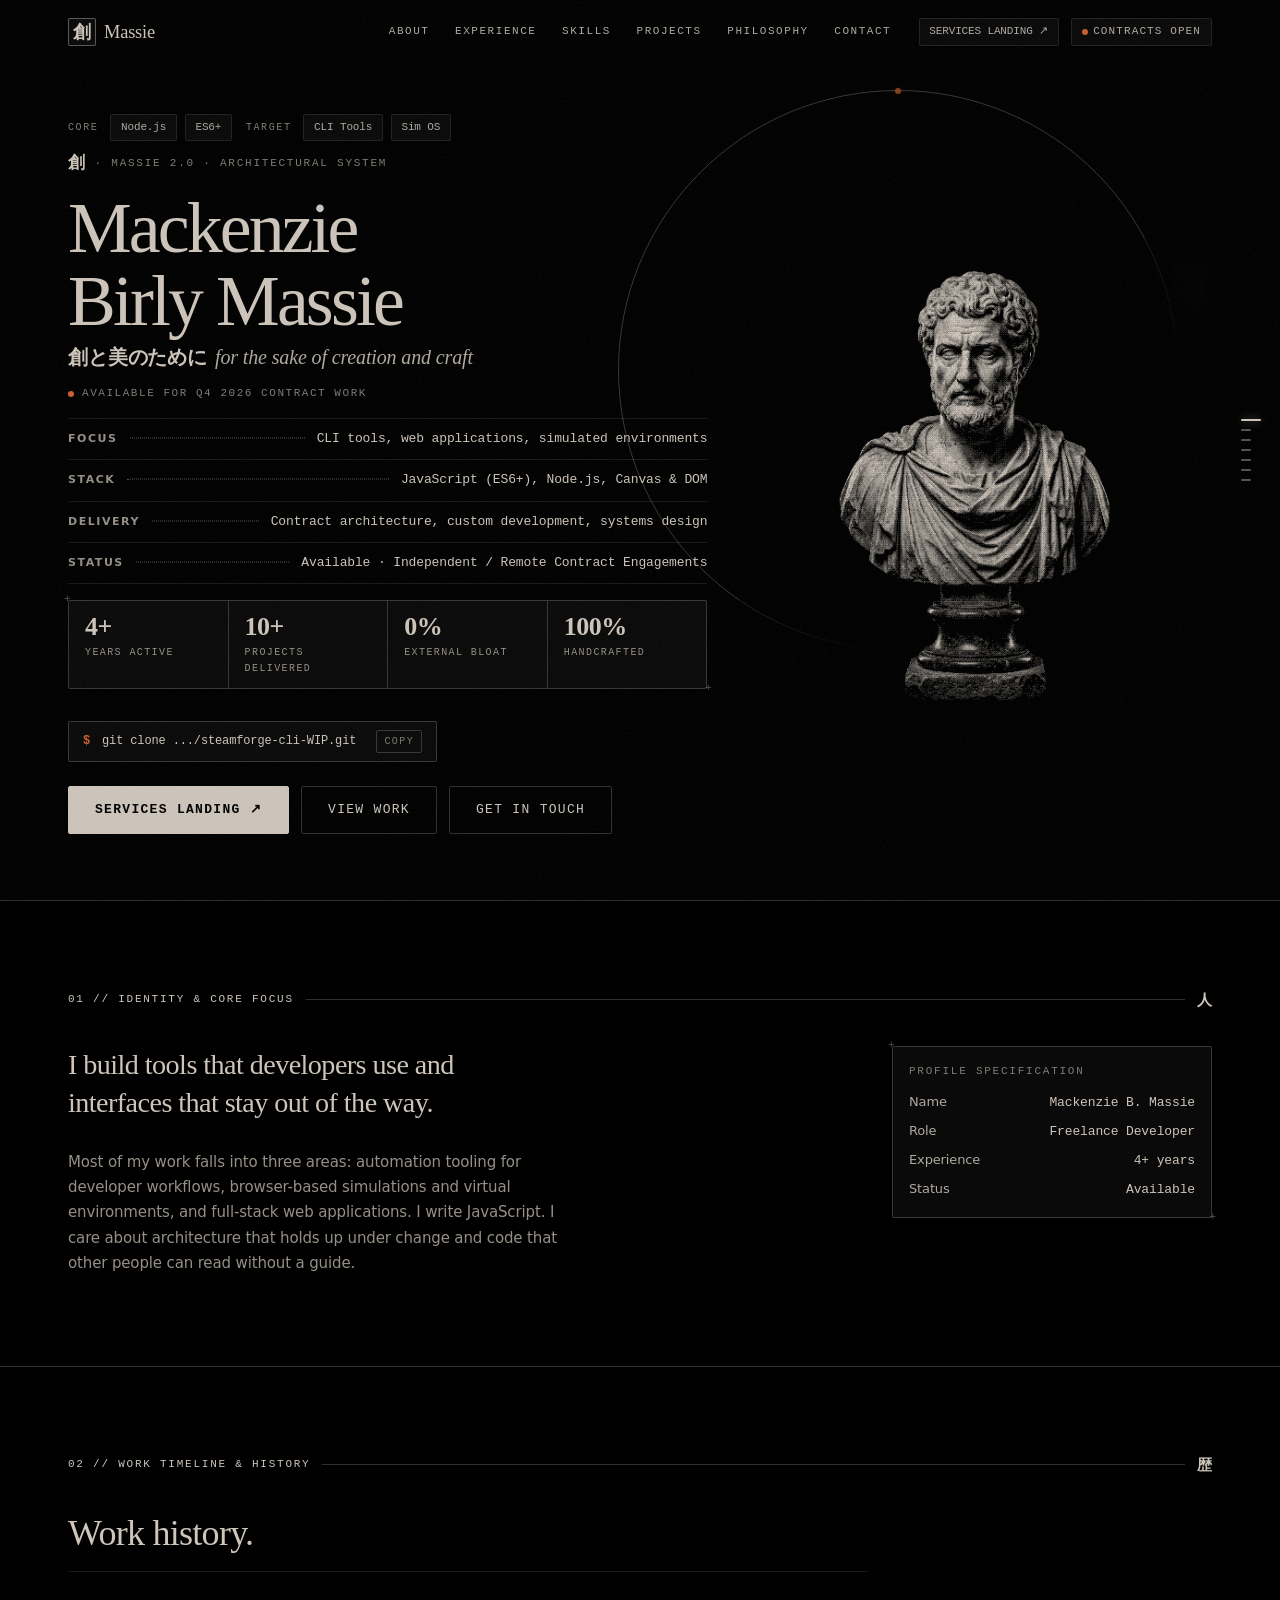
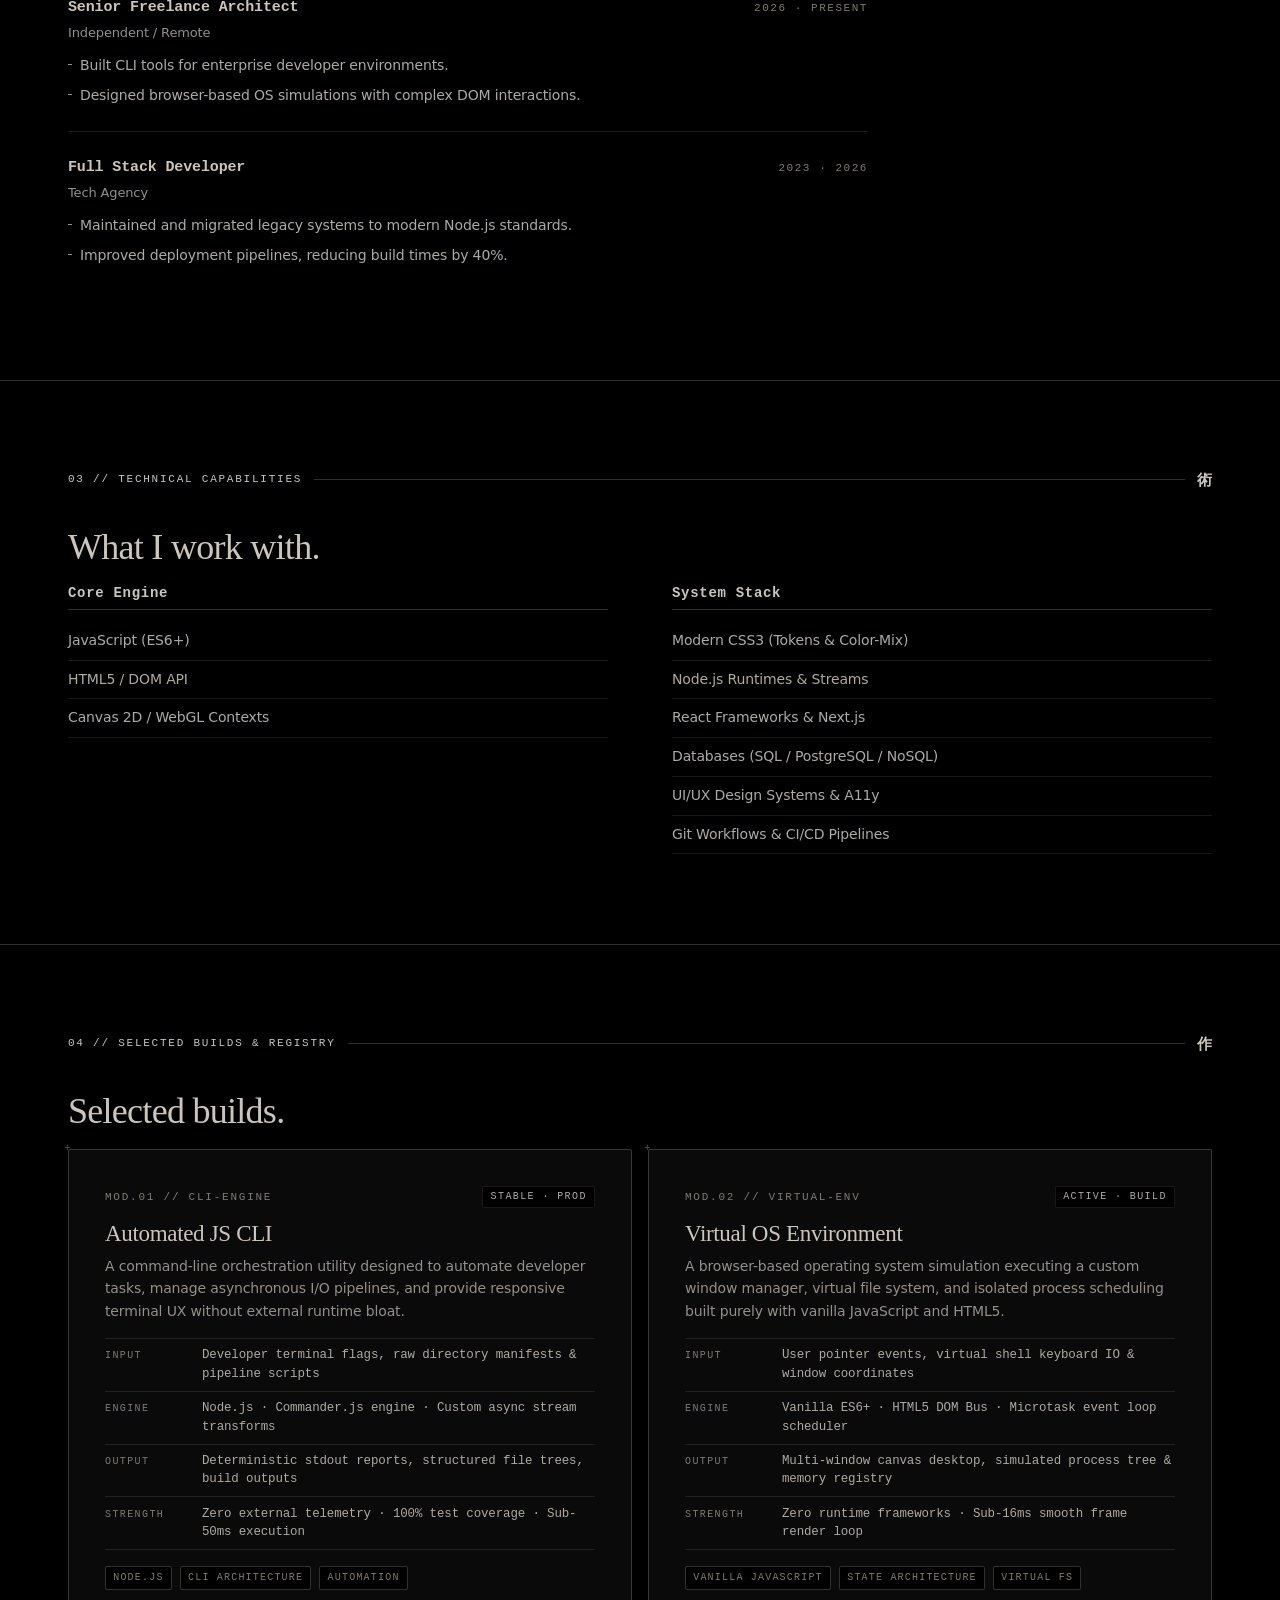
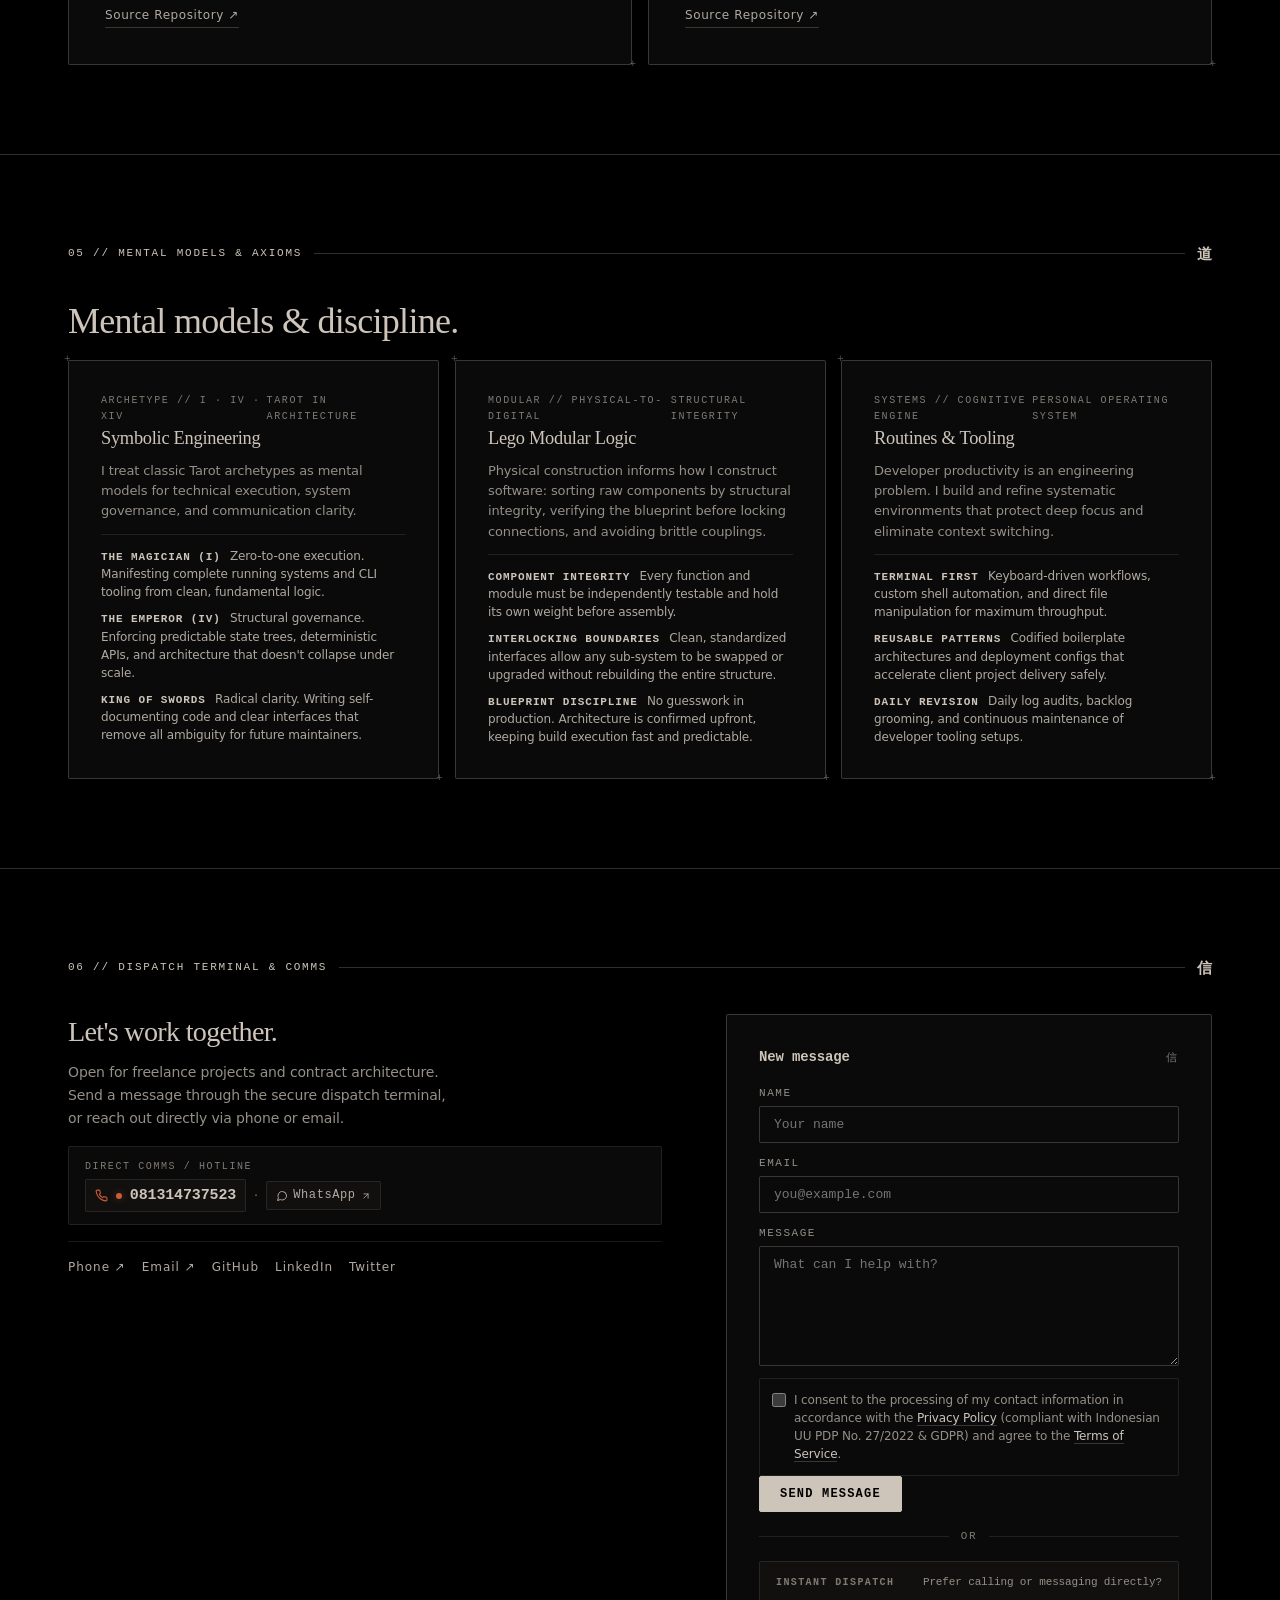
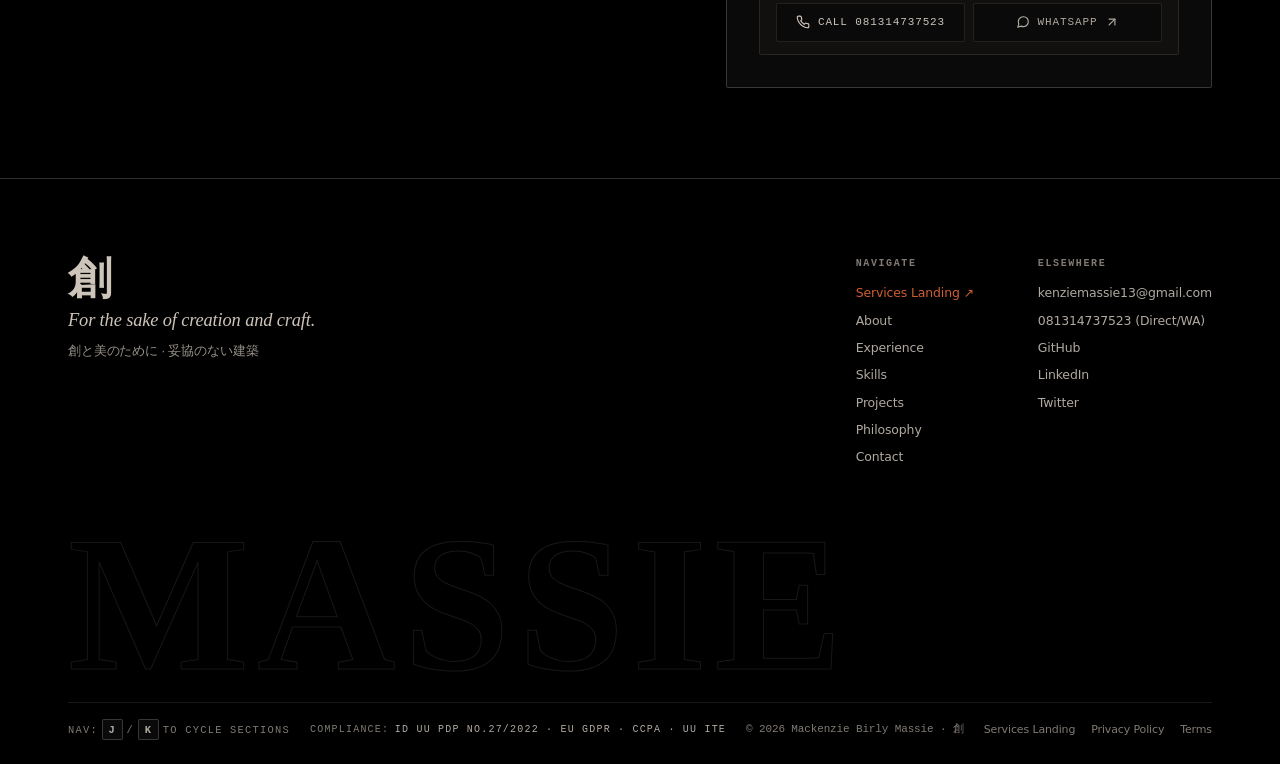
<file: dossier.html>
<!DOCTYPE html>
<html lang="en">
<head>
    <meta charset="UTF-8">
    <meta name="viewport" content="width=device-width, initial-scale=1.0">
    <meta http-equiv="Content-Security-Policy" content="default-src 'self'; script-src 'self'; style-src 'self' 'unsafe-inline' https://fonts.googleapis.com; font-src 'self' https://fonts.gstatic.com data:; img-src 'self' data: https:; connect-src 'self' https://formsubmit.co; frame-ancestors 'none'; base-uri 'self'; form-action 'self' https://formsubmit.co;">
    <meta name="google-site-verification" content="google37dcef01186a76de" />
    <title>Mackenzie Birly Massie · Freelance Developer &amp; Systems Architect</title>
    <meta name="description" content="Freelance developer specializing in CLI tools, web applications, and simulated environments. Available for contract work.">
    <meta name="author" content="Mackenzie Birly Massie">
    <meta name="robots" content="index, follow">
        <link rel="canonical" href="https://mackenziebirlymassie-lang.github.io/mbmassie.github.io/dossier.html">

    <!-- Open Graph / Meta -->
    <meta property="og:title" content="Mackenzie Birly Massie · Architectural Portfolio">
    <meta property="og:description" content="Freelance developer specializing in CLI tools, web applications, and simulated environments.">
    <meta property="og:type" content="website">
    <meta property="og:url" content="https://mackenziebirlymassie-lang.github.io/mbmassie.github.io/">
    <meta property="og:site_name" content="Mackenzie Birly Massie Portfolio">
    <meta name="twitter:card" content="summary_large_image">
    <meta name="twitter:creator" content="@mbmassie">
    <meta name="twitter:title" content="Mackenzie Birly Massie · Freelance Developer">
    <meta name="twitter:description" content="CLI tools, web applications, and simulated environments.">

    <!-- Schema.org JSON-LD Structured Data -->
    <script type="application/ld+json">
       {
      "@context": "https://schema.org",
      "@type": "Person",
      "name": "Mackenzie Birly Massie",
      "alternateName": "Massie",
      "jobTitle": "Freelance Developer & Systems Architect",
      "description": "Bespoke developer automation tooling, CLI architectures, and simulated environments.",
      "url": "https://mackenziebirlymassie-lang.github.io/mbmassie.github.io/",
      "email": "mailto:kenziemassie13@gmail.com",
      "sameAs": [
        "https://github.com/mackenziebirlymassie-lang"
      ]
    }
    </script>

    <link rel="icon" href="favicon.svg" type="image/svg+xml">

    <!-- Google Fonts: Fraunces, Space Grotesk, Space Mono, Noto Sans JP -->
    <link rel="preconnect" href="https://fonts.googleapis.com">
    <link rel="preconnect" href="https://fonts.gstatic.com" crossorigin>
    <link href="https://fonts.googleapis.com/css2?family=Fraunces:ital,opsz,wght@0,9..144,300..800;1,9..144,300..800&family=Noto+Sans+JP:wght@400;500;700;900&family=Space+Grotesk:wght@400;500;600;700&family=Space+Mono:ital,wght@0,400;0,700;1,400&display=swap" rel="stylesheet">

    <!-- Modular Stylesheets Bundle -->
    <link rel="stylesheet" href="css/main.css">
</head>
<body>

    <!-- ========== Accessibility Skip Link ========== -->
    <a href="#main-content" class="skip-link">Skip to main content</a>

    <!-- ========== Right-Edge Vertical HUD Navigator (Ryoku Scroll Indicator) ========== -->
    <aside class="hud-nav" id="hud-nav" aria-label="Section Quick Nav">
        <a href="#home"       class="hud-tick active" title="Introduction" aria-label="Introduction"></a>
        <a href="#about"      class="hud-tick" title="Identity"     aria-label="Identity"></a>
        <a href="#experience" class="hud-tick" title="Timeline"     aria-label="Timeline"></a>
        <a href="#skills"     class="hud-tick" title="Capabilities" aria-label="Capabilities"></a>
        <a href="#projects"   class="hud-tick" title="Builds"       aria-label="Builds"></a>
        <a href="#interests"  class="hud-tick" title="Axioms"       aria-label="Axioms"></a>
        <a href="#contact"    class="hud-tick" title="Dispatch"     aria-label="Dispatch"></a>
    </aside>

    <!-- ========== Header & Top Navigation ========== -->
    <header class="hdr" id="navbar">
        <div class="hdr-in wrap">
            <a href="#home" class="logo" aria-label="Home">
                <span class="logo-mark" lang="ja">創</span>
                <span class="logo-word">Massie</span>
            </a>

            <nav class="hdr-nav" aria-label="Primary Navigation">
                <a href="#about"      class="hdr-link">About</a>
                <a href="#experience" class="hdr-link">Experience</a>
                <a href="#skills"     class="hdr-link">Skills</a>
                <a href="#projects"   class="hdr-link">Projects</a>
                <a href="#interests"  class="hdr-link">Philosophy</a>
                <a href="#contact"    class="hdr-link">Contact</a>
            </nav>

            <div class="hdr-actions">
                <a href="index.html" class="rail-pill" title="View High-Performance Systems Landing Page" style="text-decoration: none;">
                    <span>SERVICES LANDING ↗</span>
                </a>
                <div class="hdr-badge">
                    <span class="hero-live" aria-hidden="true"></span>
                    <span>CONTRACTS OPEN</span>
                </div>
                <button class="burger" id="burger" aria-label="Toggle navigation menu" aria-expanded="false">
                    <span></span>
                    <span></span>
                </button>
            </div>
        </div>

        <nav class="sheet" id="sheet" aria-label="Mobile Navigation">
            <a href="index.html" class="sheet-link" style="color: var(--sun);">Services Landing ↗</a>
            <a href="#about"      class="sheet-link">About</a>
            <a href="#experience" class="sheet-link">Experience</a>
            <a href="#skills"     class="sheet-link">Skills</a>
            <a href="#projects"   class="sheet-link">Projects</a>
            <a href="#interests"  class="sheet-link">Philosophy</a>
            <a href="#contact"    class="sheet-link">Contact</a>
        </nav>
    </header>

    <main id="main-content">

        <!-- ========== Hero Section ========== -->
        <section id="home" class="hero" aria-label="Introduction">
            <div class="hero-halo" aria-hidden="true"></div>
            <div class="hero-watermark" aria-hidden="true" lang="ja">創</div>

            <div class="wrap hero-in">
                <!-- Left Dossier Column -->
                <div class="hero-dossier">
                    <div class="rail">
                        <span class="rail-label">Core</span>
                        <span class="rail-pill">Node.js</span>
                        <span class="rail-pill">ES6+</span>
                        <span class="rail-label" style="margin-left: 6px;">Target</span>
                        <span class="rail-pill">CLI Tools</span>
                        <span class="rail-pill">Sim OS</span>
                    </div>

                    <div class="eyebrow tag">
                        <span class="jp" lang="ja">創</span>
                        <span class="eye-label">· MASSIE 2.0 · ARCHITECTURAL SYSTEM</span>
                    </div>

                    <h1 class="hero-id">Mackenzie<br>Birly Massie</h1>

                    <div class="hero-subtitle">
                        <span class="jp-motto" lang="ja">創と美のために</span>
                        <span>for the sake of creation and craft</span>
                    </div>

                    <div class="hero-telem">
                        <span class="hero-live" aria-hidden="true"></span>
                        <span>AVAILABLE FOR Q4 2026 CONTRACT WORK</span>
                    </div>

                    <div class="hero-specs specs">
                        <div class="spec">
                            <span class="spec__k">Focus</span>
                            <span class="spec__lead"></span>
                            <span class="spec__v">CLI tools, web applications, simulated environments</span>
                        </div>
                        <div class="spec">
                            <span class="spec__k">Stack</span>
                            <span class="spec__lead"></span>
                            <span class="spec__v">JavaScript (ES6+), Node.js, Canvas &amp; DOM</span>
                        </div>
                        <div class="spec">
                            <span class="spec__k">Delivery</span>
                            <span class="spec__lead"></span>
                            <span class="spec__v">Contract architecture, custom development, systems design</span>
                        </div>
                        <div class="spec">
                            <span class="spec__k">Status</span>
                            <span class="spec__lead"></span>
                            <span class="spec__v">Available · Independent / Remote Contract Engagements</span>
                        </div>
                    </div>

                    <div class="hero-vitals vitals blueprint-card">
                        <div class="vital">
                            <span class="vital__n">4+</span>
                            <span class="vital__l">Years Active</span>
                        </div>
                        <div class="vital">
                            <span class="vital__n">10+</span>
                            <span class="vital__l">Projects Delivered</span>
                        </div>
                        <div class="vital">
                            <span class="vital__n">0%</span>
                            <span class="vital__l">External Bloat</span>
                        </div>
                        <div class="vital">
                            <span class="vital__n">100%</span>
                            <span class="vital__l">Handcrafted</span>
                        </div>
                    </div>

                    <div class="cli-box" id="cli-copy" data-command="git clone https://github.com/mackenziebirlymassie-lang/steamforge-cli-WIP.git" title="Click to copy repository clone command" role="button" tabindex="0">
                        <span class="cli-prompt">$</span>
                        <span class="cli-cmd">git clone .../steamforge-cli-WIP.git</span>
                        <span class="cli-badge" id="cli-badge">COPY</span>
                    </div>

                    <div class="hero-cta">
                        <a href="index.html" class="btn btn-lg btn-solid">Services Landing ↗</a>
                        <a href="#projects" class="btn btn-lg btn-outline">View Work</a>
                        <a href="#contact"  class="btn btn-lg btn-outline">Get in Touch</a>
                    </div>
                </div>

                <!-- Right Hero Artwork (Hermodorus of Salamis Dithered Statue) -->
                <div class="hero-art-col" aria-hidden="true">
                    <div class="hero-art-wrap">
                        <img src="assets/hermodorus_dither.png" alt="Classical Greco-Roman marble bust representing Hermodorus of Salamis in halftone dither" class="hero-art-img" width="512" height="512">
                    </div>
                </div>
            </div>
        </section>

        <!-- ========== 01 About Section ========== -->
        <section id="about" class="section" aria-label="About Identity">
            <div class="wrap">
                <div class="sheet-head reveal">
                    <span class="sheet-head__n">01 // IDENTITY &amp; CORE FOCUS</span>
                    <span class="sheet-head__rule"></span>
                    <span class="sheet-head__kanji" lang="ja">人</span>
                </div>

                <div class="about-body">
                    <div class="reveal">
                        <h2 class="about-stmt">I build tools that developers use and interfaces that stay out of the way.</h2>
                        <p class="about-lede">
                            Most of my work falls into three areas: automation tooling for developer workflows, browser-based simulations and virtual environments, and full-stack web applications. I write JavaScript. I care about architecture that holds up under change and code that other people can read without a guide.
                        </p>
                    </div>
                    <div class="about-aside reveal">
                        <div class="about-aside-inner blueprint-card">
                            <div class="about-aside-h">Profile Specification</div>
                            <div class="about-aside-list">
                                <div class="about-aside-item">
                                    <span class="about-aside-k">Name</span>
                                    <span class="about-aside-v">Mackenzie B. Massie</span>
                                </div>
                                <div class="about-aside-item">
                                    <span class="about-aside-k">Role</span>
                                    <span class="about-aside-v">Freelance Developer</span>
                                </div>
                                <div class="about-aside-item">
                                    <span class="about-aside-k">Experience</span>
                                    <span class="about-aside-v">4+ years</span>
                                </div>
                                <div class="about-aside-item">
                                    <span class="about-aside-k">Status</span>
                                    <span class="about-aside-v">Available</span>
                                </div>
                            </div>
                        </div>
                    </div>
                </div>
            </div>
        </section>

        <!-- ========== 02 Experience Section ========== -->
        <section id="experience" class="section" aria-label="Experience History">
            <div class="wrap">
                <div class="sheet-head reveal">
                    <span class="sheet-head__n">02 // WORK TIMELINE &amp; HISTORY</span>
                    <span class="sheet-head__rule"></span>
                    <span class="sheet-head__kanji" lang="ja">歴</span>
                </div>

                <h2 class="section-h reveal">Work history.</h2>

                <div class="exp-list">
                    <div class="exp-entry reveal">
                        <div class="exp-top">
                            <span class="exp-role">Senior Freelance Architect</span>
                            <span class="exp-date">2026 · PRESENT</span>
                        </div>
                        <div class="exp-org">Independent / Remote</div>
                        <div class="exp-bullets">
                            <div class="exp-bullet">Built CLI tools for enterprise developer environments.</div>
                            <div class="exp-bullet">Designed browser-based OS simulations with complex DOM interactions.</div>
                        </div>
                    </div>

                    <div class="exp-entry reveal">
                        <div class="exp-top">
                            <span class="exp-role">Full Stack Developer</span>
                            <span class="exp-date">2023 · 2026</span>
                        </div>
                        <div class="exp-org">Tech Agency</div>
                        <div class="exp-bullets">
                            <div class="exp-bullet">Maintained and migrated legacy systems to modern Node.js standards.</div>
                            <div class="exp-bullet">Improved deployment pipelines, reducing build times by 40%.</div>
                        </div>
                    </div>
                </div>
            </div>
        </section>

        <!-- ========== 03 Skills Section ========== -->
        <section id="skills" class="section" aria-label="Skills and Capabilities">
            <div class="wrap">
                <div class="sheet-head reveal">
                    <span class="sheet-head__n">03 // TECHNICAL CAPABILITIES</span>
                    <span class="sheet-head__rule"></span>
                    <span class="sheet-head__kanji" lang="ja">術</span>
                </div>

                <h2 class="section-h reveal">What I work with.</h2>

                <div class="skills-grid">
                    <div class="reveal">
                        <h3 class="skills-col-h">Core Engine</h3>
                        <ul class="skills-list">
                            <li class="skill-item">JavaScript (ES6+)</li>
                            <li class="skill-item">HTML5 / DOM API</li>
                            <li class="skill-item">Canvas 2D / WebGL Contexts</li>
                        </ul>
                    </div>
                    <div class="reveal">
                        <h3 class="skills-col-h">System Stack</h3>
                        <ul class="skills-list">
                            <li class="skill-item">Modern CSS3 (Tokens &amp; Color-Mix)</li>
                            <li class="skill-item">Node.js Runtimes &amp; Streams</li>
                            <li class="skill-item">React Frameworks &amp; Next.js</li>
                            <li class="skill-item">Databases (SQL / PostgreSQL / NoSQL)</li>
                            <li class="skill-item">UI/UX Design Systems &amp; A11y</li>
                            <li class="skill-item">Git Workflows &amp; CI/CD Pipelines</li>
                        </ul>
                    </div>
                </div>
            </div>
        </section>

        <!-- ========== 04 Projects Section ========== -->
        <section id="projects" class="section" aria-label="Selected Projects">
            <div class="wrap">
                <div class="sheet-head reveal">
                    <span class="sheet-head__n">04 // SELECTED BUILDS &amp; REGISTRY</span>
                    <span class="sheet-head__rule"></span>
                    <span class="sheet-head__kanji" lang="ja">作</span>
                </div>

                <h2 class="section-h reveal">Selected builds.</h2>

                <div class="projects-grid">
                    <div class="card project blueprint-card reveal">
                        <div class="project-meta-bar">
                            <span class="project-num">MOD.01 // CLI-ENGINE</span>
                            <span class="project-status-tag">STABLE · PROD</span>
                        </div>
                        <h3 class="project-name">Automated JS CLI</h3>
                        <p class="project-desc">
                            A command-line orchestration utility designed to automate developer tasks, manage asynchronous I/O pipelines, and provide responsive terminal UX without external runtime bloat.
                        </p>
                        
                        <div class="mod-specs">
                            <div class="mod-spec-row">
                                <span class="mod-spec-k">INPUT</span>
                                <span class="mod-spec-v">Developer terminal flags, raw directory manifests &amp; pipeline scripts</span>
                            </div>
                            <div class="mod-spec-row">
                                <span class="mod-spec-k">ENGINE</span>
                                <span class="mod-spec-v">Node.js · Commander.js engine · Custom async stream transforms</span>
                            </div>
                            <div class="mod-spec-row">
                                <span class="mod-spec-k">OUTPUT</span>
                                <span class="mod-spec-v">Deterministic stdout reports, structured file trees, build outputs</span>
                            </div>
                            <div class="mod-spec-row">
                                <span class="mod-spec-k">STRENGTH</span>
                                <span class="mod-spec-v">Zero external telemetry · 100% test coverage · Sub-50ms execution</span>
                            </div>
                        </div>

                        <div class="project-tags">
                            <span class="project-tag">NODE.JS</span>
                            <span class="project-tag">CLI ARCHITECTURE</span>
                            <span class="project-tag">AUTOMATION</span>
                        </div>
                        <div class="project-links">
                            <a href="https://github.com/mackenziebirlymassie-lang/steamforge-cli-WIP" target="_blank" rel="noopener noreferrer" class="project-link">Source Repository ↗</a>
                        </div>
                    </div>

                    <div class="card project blueprint-card reveal">
                        <div class="project-meta-bar">
                            <span class="project-num">MOD.02 // VIRTUAL-ENV</span>
                            <span class="project-status-tag">ACTIVE · BUILD</span>
                        </div>
                        <h3 class="project-name">Virtual OS Environment</h3>
                        <p class="project-desc">
                            A browser-based operating system simulation executing a custom window manager, virtual file system, and isolated process scheduling built purely with vanilla JavaScript and HTML5.
                        </p>
                        
                        <div class="mod-specs">
                            <div class="mod-spec-row">
                                <span class="mod-spec-k">INPUT</span>
                                <span class="mod-spec-v">User pointer events, virtual shell keyboard IO &amp; window coordinates</span>
                            </div>
                            <div class="mod-spec-row">
                                <span class="mod-spec-k">ENGINE</span>
                                <span class="mod-spec-v">Vanilla ES6+ · HTML5 DOM Bus · Microtask event loop scheduler</span>
                            </div>
                            <div class="mod-spec-row">
                                <span class="mod-spec-k">OUTPUT</span>
                                <span class="mod-spec-v">Multi-window canvas desktop, simulated process tree &amp; memory registry</span>
                            </div>
                            <div class="mod-spec-row">
                                <span class="mod-spec-k">STRENGTH</span>
                                <span class="mod-spec-v">Zero runtime frameworks · Sub-16ms smooth frame render loop</span>
                            </div>
                        </div>

                        <div class="project-tags">
                            <span class="project-tag">VANILLA JAVASCRIPT</span>
                            <span class="project-tag">STATE ARCHITECTURE</span>
                            <span class="project-tag">VIRTUAL FS</span>
                        </div>
                        <div class="project-links">

                            <a href="https://github.com/mackenziebirlymassie-lang/chrono-os-WIP-" target="_blank" rel="noopener noreferrer" class="project-link">Source Repository ↗</a>
                        </div>
                    </div>
                </div>
            </div>
        </section>

        <!-- ========== 05 Archetypes & Foundations ========== -->
        <section id="interests" class="section" aria-label="Mental Models and Foundations">
            <div class="wrap">
                <div class="sheet-head reveal">
                    <span class="sheet-head__n">05 // MENTAL MODELS &amp; AXIOMS</span>
                    <span class="sheet-head__rule"></span>
                    <span class="sheet-head__kanji" lang="ja">道</span>
                </div>

                <h2 class="section-h reveal">Mental models &amp; discipline.</h2>

                <div class="bg-grid">
                    <div class="card archetype-card blueprint-card reveal">
                        <div class="archetype-header">
                            <div class="archetype-meta">
                                <span>ARCHETYPE // I · IV · XIV</span>
                                <span>TAROT IN ARCHITECTURE</span>
                            </div>
                            <h3 class="archetype-title">Symbolic Engineering</h3>
                        </div>
                        <p class="archetype-p">
                            I treat classic Tarot archetypes as mental models for technical execution, system governance, and communication clarity.
                        </p>
                        <div class="archetype-facets">
                            <div class="archetype-facet">
                                <strong>THE MAGICIAN (I)</strong>
                                <span>Zero-to-one execution. Manifesting complete running systems and CLI tooling from clean, fundamental logic.</span>
                            </div>
                            <div class="archetype-facet">
                                <strong>THE EMPEROR (IV)</strong>
                                <span>Structural governance. Enforcing predictable state trees, deterministic APIs, and architecture that doesn't collapse under scale.</span>
                            </div>
                            <div class="archetype-facet">
                                <strong>KING OF SWORDS</strong>
                                <span>Radical clarity. Writing self-documenting code and clear interfaces that remove all ambiguity for future maintainers.</span>
                            </div>
                        </div>
                    </div>

                    <div class="card archetype-card blueprint-card reveal">
                        <div class="archetype-header">
                            <div class="archetype-meta">
                                <span>MODULAR // PHYSICAL-TO-DIGITAL</span>
                                <span>STRUCTURAL INTEGRITY</span>
                            </div>
                            <h3 class="archetype-title">Lego Modular Logic</h3>
                        </div>
                        <p class="archetype-p">
                            Physical construction informs how I construct software: sorting raw components by structural integrity, verifying the blueprint before locking connections, and avoiding brittle couplings.
                        </p>
                        <div class="archetype-facets">
                            <div class="archetype-facet">
                                <strong>COMPONENT INTEGRITY</strong>
                                <span>Every function and module must be independently testable and hold its own weight before assembly.</span>
                            </div>
                            <div class="archetype-facet">
                                <strong>INTERLOCKING BOUNDARIES</strong>
                                <span>Clean, standardized interfaces allow any sub-system to be swapped or upgraded without rebuilding the entire structure.</span>
                            </div>
                            <div class="archetype-facet">
                                <strong>BLUEPRINT DISCIPLINE</strong>
                                <span>No guesswork in production. Architecture is confirmed upfront, keeping build execution fast and predictable.</span>
                            </div>
                        </div>
                    </div>

                    <div class="card archetype-card blueprint-card reveal">
                        <div class="archetype-header">
                            <div class="archetype-meta">
                                <span>SYSTEMS // COGNITIVE ENGINE</span>
                                <span>PERSONAL OPERATING SYSTEM</span>
                            </div>
                            <h3 class="archetype-title">Routines &amp; Tooling</h3>
                        </div>
                        <p class="archetype-p">
                            Developer productivity is an engineering problem. I build and refine systematic environments that protect deep focus and eliminate context switching.
                        </p>
                        <div class="archetype-facets">
                            <div class="archetype-facet">
                                <strong>TERMINAL FIRST</strong>
                                <span>Keyboard-driven workflows, custom shell automation, and direct file manipulation for maximum throughput.</span>
                            </div>
                            <div class="archetype-facet">
                                <strong>REUSABLE PATTERNS</strong>
                                <span>Codified boilerplate architectures and deployment configs that accelerate client project delivery safely.</span>
                            </div>
                            <div class="archetype-facet">
                                <strong>DAILY REVISION</strong>
                                <span>Daily log audits, backlog grooming, and continuous maintenance of developer tooling setups.</span>
                            </div>
                        </div>
                    </div>
                </div>
            </div>
        </section>

        <!-- ========== 06 Contact Section ========== -->
        <section id="contact" class="section" aria-label="Contact and Inquiries">
            <div class="wrap">
                <div class="sheet-head reveal">
                    <span class="sheet-head__n">06 // DISPATCH TERMINAL &amp; COMMS</span>
                    <span class="sheet-head__rule"></span>
                    <span class="sheet-head__kanji" lang="ja">信</span>
                </div>

                <div class="contact-grid">
                    <div class="reveal">
                        <h2 class="contact-stmt">Let's work together.</h2>
                        <p class="contact-lede">
                            Open for freelance projects and contract architecture. Send a message through the secure dispatch terminal, or reach out directly via phone or email.
                        </p>

                        <div class="contact-direct-card">
                            <span class="contact-direct-k">DIRECT COMMS / HOTLINE</span>
                            <div class="contact-direct-body">
                                <a href="tel:081314737523" class="contact-direct-phone" aria-label="Direct Phone 081314737523">
                                    <svg width="13" height="13" viewBox="0 0 24 24" fill="none" stroke="currentColor" stroke-width="2" stroke-linecap="round" stroke-linejoin="round" aria-hidden="true">
                                        <path d="M22 16.92v3a2 2 0 0 1-2.18 2 19.79 19.79 0 0 1-8.63-3.07 19.5 19.5 0 0 1-6-6 19.79 19.79 0 0 1-3.07-8.67A2 2 0 0 1 4.11 2h3a2 2 0 0 1 2 1.72 12.84 12.84 0 0 0 .7 2.81 2 2 0 0 1-.45 2.11L8.09 9.91a16 16 0 0 0 6 6l1.27-1.27a2 2 0 0 1 2.11-.45 12.84 12.84 0 0 0 2.81.7A2 2 0 0 1 22 16.92z"/>
                                    </svg>
                                    <span class="phone-pulse" aria-hidden="true"></span>
                                    <span>081314737523</span>
                                </a>
                                <span class="contact-direct-sep" aria-hidden="true">·</span>
                                <a href="https://wa.me/6281314737523" target="_blank" rel="noopener noreferrer" class="contact-direct-wa" aria-label="WhatsApp 081314737523">
                                    <svg width="12" height="12" viewBox="0 0 24 24" fill="none" stroke="currentColor" stroke-width="2" stroke-linecap="round" stroke-linejoin="round" aria-hidden="true">
                                        <path d="M21 11.5a8.38 8.38 0 0 1-.9 3.8 8.5 8.5 0 0 1-7.6 4.7 8.38 8.38 0 0 1-3.8-.9L3 21l1.9-5.7a8.38 8.38 0 0 1-.9-3.8 8.5 8.5 0 0 1 4.7-7.6 8.38 8.38 0 0 1 3.8-.9h.5a8.48 8.48 0 0 1 8 8v.5z"/>
                                    </svg>
                                    <span>WhatsApp</span>
                                    <svg width="10" height="10" viewBox="0 0 24 24" fill="none" stroke="currentColor" stroke-width="2" stroke-linecap="round" stroke-linejoin="round" aria-hidden="true">
                                        <line x1="7" y1="17" x2="17" y2="7"></line>
                                        <polyline points="7 7 17 7 17 17"></polyline>
                                    </svg>
                                </a>
                            </div>
                        </div>

                        <div class="contact-social">
                            <a href="tel:081314737523" class="contact-social-link">Phone ↗</a>
                            <a href="mailto:kenziemassie13@gmail.com" class="contact-social-link">Email ↗</a>
                            <a href="https://github.com/mackenziebirlymassie-lang" target="_blank" rel="noopener noreferrer" class="contact-social-link">GitHub</a>
                            <a href="https://linkedin.com/in/mbmassie" target="_blank" rel="noopener noreferrer" class="contact-social-link">LinkedIn</a>
                            <a href="https://x.com/mbmassie" target="_blank" rel="noopener noreferrer" class="contact-social-link">Twitter</a>
                        </div>
                    </div>

                    <form class="form reveal" id="contact-form" action="https://formsubmit.co/kenziemassie13@gmail.com" method="POST">
                        <input type="hidden" name="_subject" value="New Portfolio Inquiry · Mackenzie Birly Massie">
                        <input type="hidden" name="_captcha" value="true">
                        <input type="hidden" name="_template" value="table">
                        <input type="hidden" name="_consent_status" value="Verified Affirmative Consent (UU PDP & GDPR)">
                        <!-- Anti-Spam Honeypot Field -->
                        <input type="text" name="_honey" style="display:none" tabindex="-1" autocomplete="off" aria-hidden="true">

                        <div class="form-head">
                            <span class="form-title">New message</span>
                            <span class="tag" lang="ja">信</span>
                        </div>

                        <div class="form-fields">
                            <label class="field">
                                <span class="field-label">Name</span>
                                <input type="text" name="name" class="field-input" placeholder="Your name" required>
                            </label>
                            <label class="field">
                                <span class="field-label">Email</span>
                                <input type="email" name="email" class="field-input" placeholder="you@example.com" required>
                            </label>
                            <label class="field">
                                <span class="field-label">Message</span>
                                <textarea name="message" class="field-textarea" placeholder="What can I help with?" required></textarea>
                            </label>

                            <div class="field-consent">
                                <label class="consent-label" for="consent-check">
                                    <input type="checkbox" name="consent" id="consent-check" class="consent-checkbox" required>
                                    <span class="consent-text">I consent to the processing of my contact information in accordance with the <a href="privacy-policy.html" target="_blank" rel="noopener noreferrer">Privacy Policy</a> (compliant with Indonesian UU PDP No. 27/2022 &amp; GDPR) and agree to the <a href="terms.html" target="_blank" rel="noopener noreferrer">Terms of Service</a>.</span>
                                </label>
                            </div>
                        </div>

                        <button type="submit" class="btn btn-solid form-submit">Send Message</button>

                        <div class="form-msg" id="form-msg">Message sent. I will reply shortly.</div>

                        <!-- OR Divider & Alternate Phone/WhatsApp Dispatch -->
                        <div class="contact-or" aria-hidden="true">
                            <span class="contact-or-line"></span>
                            <span class="contact-or-text">OR</span>
                            <span class="contact-or-line"></span>
                        </div>

                        <div class="contact-alt-option">
                            <div class="contact-alt-meta">
                                <span class="contact-alt-label">INSTANT DISPATCH</span>
                                <span class="contact-alt-note">Prefer calling or messaging directly?</span>
                            </div>
                            <div class="contact-alt-actions">
                                <a href="tel:081314737523" class="btn contact-alt-btn contact-alt-phone" aria-label="Call 081314737523">
                                    <svg width="13" height="13" viewBox="0 0 24 24" fill="none" stroke="currentColor" stroke-width="2" stroke-linecap="round" stroke-linejoin="round" aria-hidden="true">
                                        <path d="M22 16.92v3a2 2 0 0 1-2.18 2 19.79 19.79 0 0 1-8.63-3.07 19.5 19.5 0 0 1-6-6 19.79 19.79 0 0 1-3.07-8.67A2 2 0 0 1 4.11 2h3a2 2 0 0 1 2 1.72 12.84 12.84 0 0 0 .7 2.81 2 2 0 0 1-.45 2.11L8.09 9.91a16 16 0 0 0 6 6l1.27-1.27a2 2 0 0 1 2.11-.45 12.84 12.84 0 0 0 2.81.7A2 2 0 0 1 22 16.92z"/>
                                    </svg>
                                    <span>Call 081314737523</span>
                                </a>
                                <a href="https://wa.me/6281314737523" target="_blank" rel="noopener noreferrer" class="btn contact-alt-btn contact-alt-wa" aria-label="WhatsApp 081314737523">
                                    <svg width="13" height="13" viewBox="0 0 24 24" fill="none" stroke="currentColor" stroke-width="2" stroke-linecap="round" stroke-linejoin="round" aria-hidden="true">
                                        <path d="M21 11.5a8.38 8.38 0 0 1-.9 3.8 8.5 8.5 0 0 1-7.6 4.7 8.38 8.38 0 0 1-3.8-.9L3 21l1.9-5.7a8.38 8.38 0 0 1-.9-3.8 8.5 8.5 0 0 1 4.7-7.6 8.38 8.38 0 0 1 3.8-.9h.5a8.48 8.48 0 0 1 8 8v.5z"/>
                                    </svg>
                                    <span>WhatsApp</span>
                                    <svg width="10" height="10" viewBox="0 0 24 24" fill="none" stroke="currentColor" stroke-width="2" stroke-linecap="round" stroke-linejoin="round" aria-hidden="true">
                                        <line x1="7" y1="17" x2="17" y2="7"></line>
                                        <polyline points="7 7 17 7 17 17"></polyline>
                                    </svg>
                                </a>
                            </div>
                        </div>
                    </form>
                </div>
            </div>
        </section>

    </main>

    <!-- ========== Footer ========== -->
    <footer class="ftr">
        <div class="wrap">
            <div class="ftr-top">
                <div class="ftr-emblem">
                    <div class="ftr-kanji" lang="ja">創</div>
                    <div class="ftr-motto">For the sake of creation and craft.</div>
                    <div class="ftr-motto-jp" lang="ja">創と美のために · 妥協のない建築</div>
                </div>

                <div class="ftr-cols">
                    <div>
                        <div class="ftr-col-h">Navigate</div>
                        <div class="ftr-col-list">
                            <a href="index.html" class="ftr-link" style="color: var(--sun);">Services Landing ↗</a>
                            <a href="#about"      class="ftr-link">About</a>
                            <a href="#experience" class="ftr-link">Experience</a>
                            <a href="#skills"     class="ftr-link">Skills</a>
                            <a href="#projects"   class="ftr-link">Projects</a>
                            <a href="#interests"  class="ftr-link">Philosophy</a>
                            <a href="#contact"    class="ftr-link">Contact</a>
                        </div>
                    </div>
                    <div>
                        <div class="ftr-col-h">Elsewhere</div>
                        <div class="ftr-col-list">
                            <a href="mailto:kenziemassie13@gmail.com" class="ftr-link">kenziemassie13@gmail.com</a>
                            <a href="tel:081314737523" class="ftr-link">081314737523 (Direct/WA)</a>
                            <a href="https://github.com/mackenziebirlymassie-lang" target="_blank" rel="noopener noreferrer" class="ftr-link">GitHub</a>
                            <a href="https://linkedin.com/in/mbmassie" target="_blank" rel="noopener noreferrer" class="ftr-link">LinkedIn</a>
                            <a href="https://x.com/mbmassie" target="_blank" rel="noopener noreferrer" class="ftr-link">Twitter</a>
                        </div>
                    </div>
                </div>
            </div>

            <!-- Massive Outline Typography Watermark -->
            <div class="ftr-watermark" aria-hidden="true">MASSIE</div>

            <div class="ftr-bottom">
                <div class="kbd-guide">
                    <span>NAV:</span>
                    <span class="kbd-key">J</span>
                    <span>/</span>
                    <span class="kbd-key">K</span>
                    <span>TO CYCLE SECTIONS</span>
                </div>
                <div class="ftr-compliance-badge">
                    <span>COMPLIANCE:</span>
                    <span class="ftr-compliance-highlight">ID UU PDP NO.27/2022 · EU GDPR · CCPA · UU ITE</span>
                </div>
                <span class="ftr-copy">&copy; 2026 Mackenzie Birly Massie · 創</span>
                <div class="ftr-legal">
                    <a href="index.html" class="ftr-legal-link">Services Landing</a>
                    <a href="privacy-policy.html" class="ftr-legal-link">Privacy Policy</a>
                    <a href="terms.html" class="ftr-legal-link">Terms</a>
                </div>
            </div>
        </div>
    </footer>

    <!-- ========== Modular Scripts Entrypoint ========== -->
    <script type="module" src="js/main.js"></script>

</body>
</html>
</file>
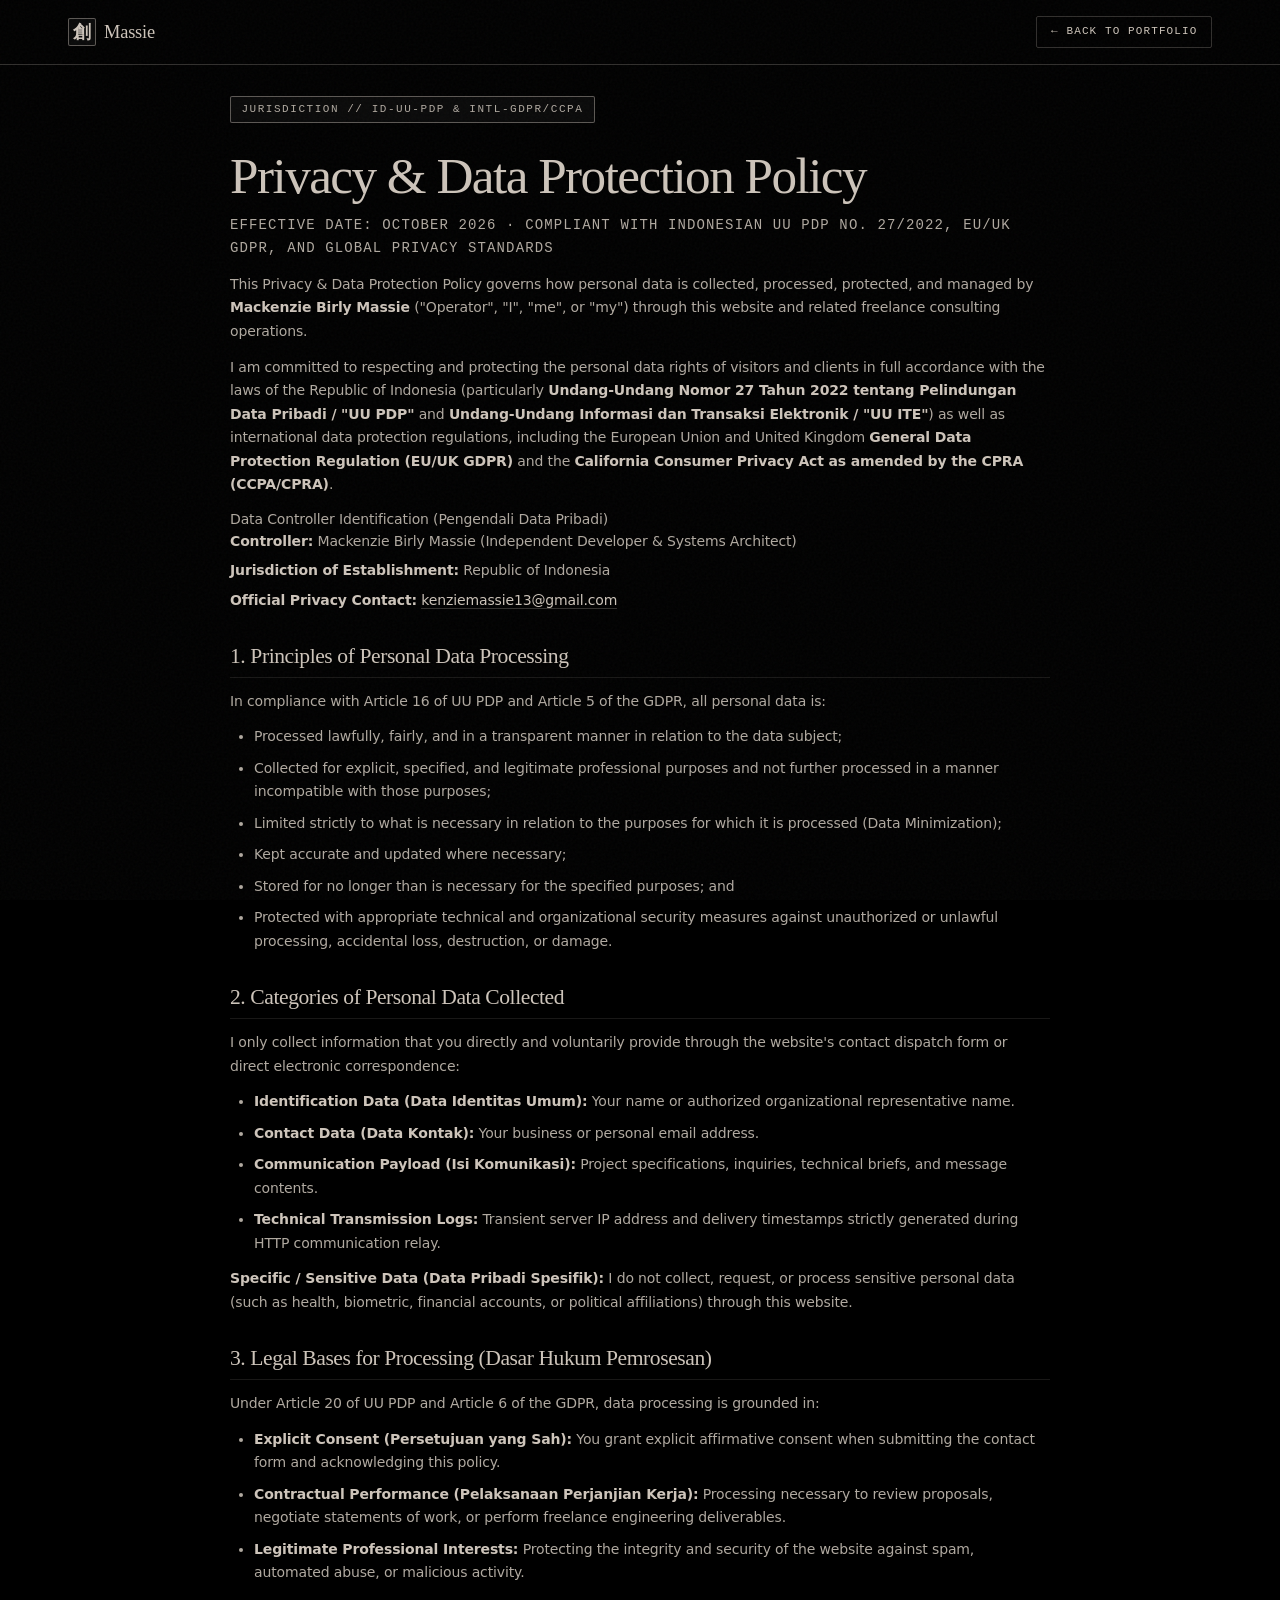
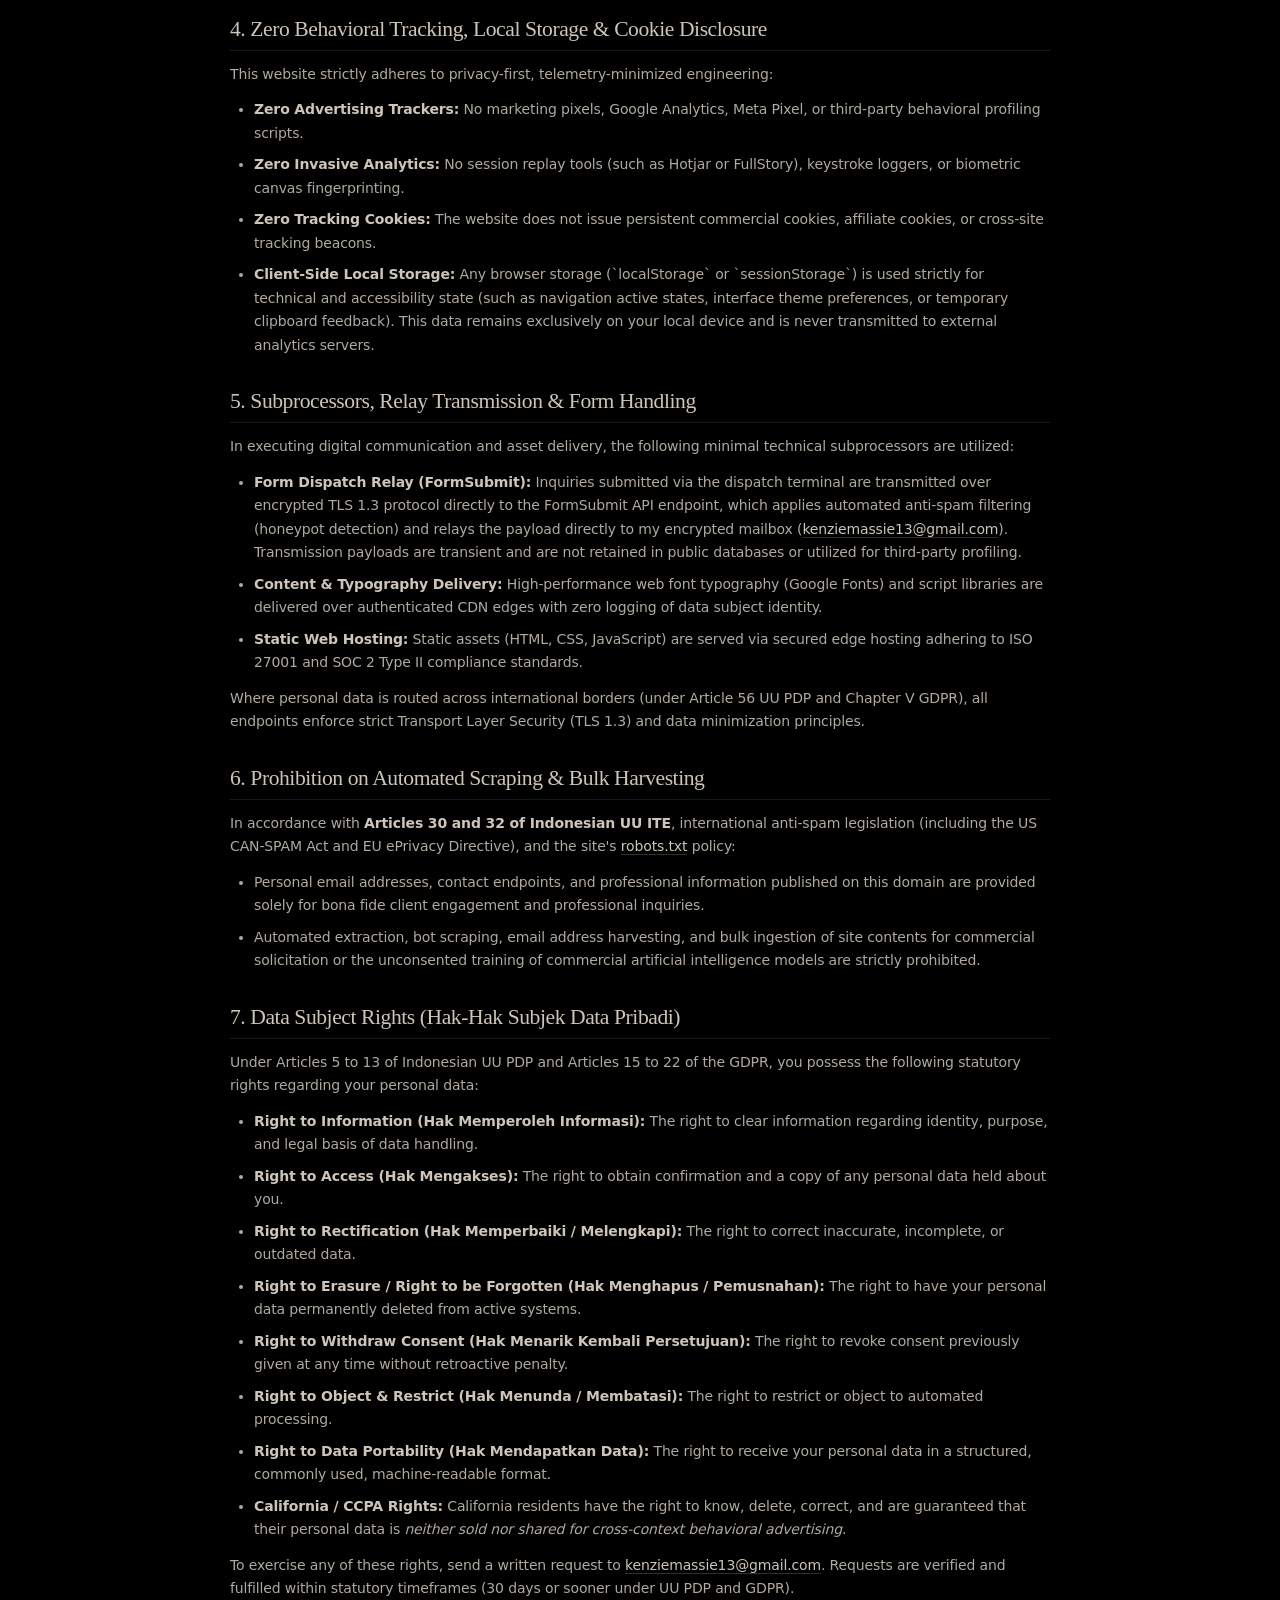
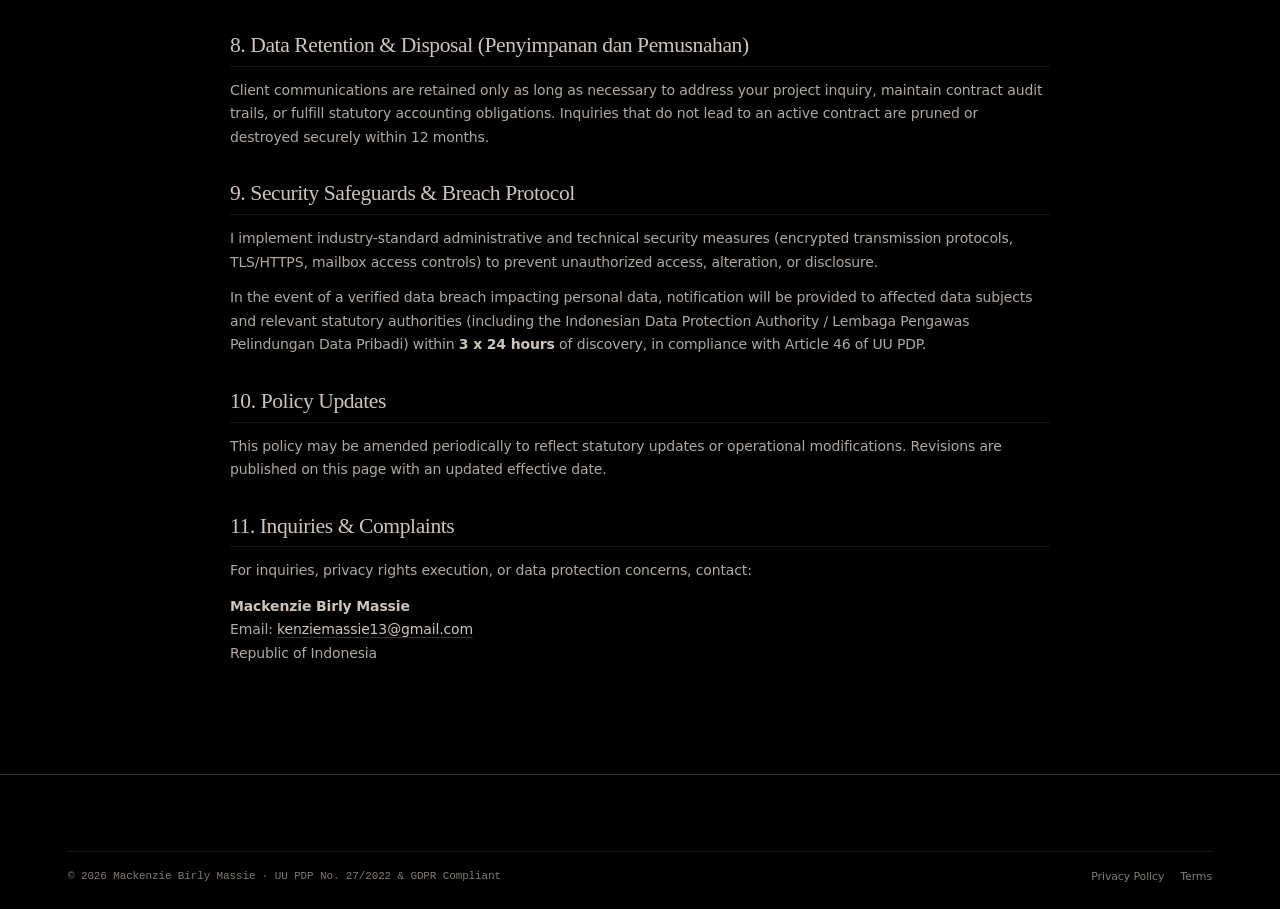
<file: privacy-policy.html>
<!DOCTYPE html>
<html lang="en">
<head>
    <meta charset="UTF-8">
    <meta name="viewport" content="width=device-width, initial-scale=1.0">
    <meta http-equiv="Content-Security-Policy" content="default-src 'self'; script-src 'self'; style-src 'self' 'unsafe-inline' https://fonts.googleapis.com; font-src 'self' https://fonts.gstatic.com data:; img-src 'self' data: https:; connect-src 'self' https://formsubmit.co; frame-ancestors 'none'; base-uri 'self'; form-action 'self' https://formsubmit.co;">
    <title>Privacy Policy · Mackenzie Birly Massie</title>
    <meta name="description" content="Personal Data Protection and Privacy Policy compliant with Indonesian Law (UU PDP No. 27/2022), GDPR, and International Data Protection Standards.">

    <link rel="icon" href="favicon.svg" type="image/svg+xml">

    <link rel="preconnect" href="https://fonts.googleapis.com">
    <link rel="preconnect" href="https://fonts.gstatic.com" crossorigin>
    <link href="https://fonts.googleapis.com/css2?family=Fraunces:ital,opsz,wght@0,9..144,300..800;1,9..144,300..800&family=Noto+Sans+JP:wght@400;500;700;900&family=Space+Grotesk:wght@400;500;600;700&family=Space+Mono:ital,wght@0,400;0,700;1,400&display=swap" rel="stylesheet">
    <link rel="stylesheet" href="css/main.css">

    <style>
        .legal {
            padding: calc(64px + var(--s6)) 0 clamp(3.5rem, 8vw, 6rem);
            max-width: 820px;
        }
        .legal-h {
            font-family: var(--f-display) !important;
            color: var(--ink);
            font-size: clamp(2rem, 1.5rem + 2.5vw, 3.2rem);
            font-weight: 500;
            margin-bottom: var(--s2);
            letter-spacing: -0.03em !important;
        }
        .legal-updated {
            color: var(--ink-faint);
            font-size: 0.75rem;
            margin-bottom: var(--s5);
            font-family: var(--f-mono);
            letter-spacing: 0.08em;
            text-transform: uppercase;
        }
        .legal-badge {
            display: inline-block;
            font-family: var(--f-mono);
            font-size: 0.6875rem;
            letter-spacing: 0.14em;
            text-transform: uppercase;
            color: var(--ink-dim);
            border: 1px solid var(--line-strong);
            padding: 0.25rem 0.65rem;
            border-radius: var(--radius);
            margin-bottom: var(--s5);
            background: var(--paper-raised);
        }
        .legal h2 {
            font-family: var(--f-display) !important;
            color: var(--ink);
            font-size: 1.35rem;
            font-weight: 500;
            margin-top: var(--s6);
            margin-bottom: var(--s3);
            padding-bottom: var(--s2);
            border-bottom: 1px solid var(--line-soft);
            letter-spacing: -0.02em !important;
        }
        .legal h3 {
            font-family: var(--f-display) !important;
            color: var(--ink);
            font-size: 1.05rem;
            font-weight: 500;
            margin-top: var(--s4);
            margin-bottom: var(--s2);
        }
        .legal p, .legal ul {
            margin-bottom: var(--s3);
            color: var(--ink-dim);
            line-height: 1.68;
            font-size: 0.875rem;
        }
        .legal ul {
            list-style: disc;
            padding-left: var(--s5);
        }
        .legal li {
            margin-bottom: var(--s2);
        }
        .legal strong {
            color: var(--ink);
        }
        .legal a {
            color: var(--ink);
            border-bottom: 1px solid var(--line);
            transition: border-color var(--snap) var(--ease-quad);
        }
        .legal a:hover {
            border-color: var(--ink);
        }
    </style>
</head>
<body>

    <header class="hdr solid" id="navbar">
        <div class="hdr-in wrap">
            <a href="index.html#home" class="logo" aria-label="Home">
                <span class="logo-mark" lang="ja">創</span>
                <span class="logo-word">Massie</span>
            </a>
            <a href="index.html" class="btn btn-outline" style="font-size: 0.6875rem; padding: 0.4rem 0.85rem;">← Back to Portfolio</a>
        </div>
    </header>

    <main class="legal wrap">
        <div class="legal-badge">JURISDICTION // ID-UU-PDP &amp; INTL-GDPR/CCPA</div>
        <h1 class="legal-h">Privacy &amp; Data Protection Policy</h1>
        <p class="legal-updated">Effective Date: October 2026 · Compliant with Indonesian UU PDP No. 27/2022, EU/UK GDPR, and Global Privacy Standards</p>

        <p>
            This Privacy &amp; Data Protection Policy governs how personal data is collected, processed, protected, and managed by <strong>Mackenzie Birly Massie</strong> ("Operator", "I", "me", or "my") through this website and related freelance consulting operations.
        </p>
        <p>
            I am committed to respecting and protecting the personal data rights of visitors and clients in full accordance with the laws of the Republic of Indonesia (particularly <strong>Undang-Undang Nomor 27 Tahun 2022 tentang Pelindungan Data Pribadi / "UU PDP"</strong> and <strong>Undang-Undang Informasi dan Transaksi Elektronik / "UU ITE"</strong>) as well as international data protection regulations, including the European Union and United Kingdom <strong>General Data Protection Regulation (EU/UK GDPR)</strong> and the <strong>California Consumer Privacy Act as amended by the CPRA (CCPA/CPRA)</strong>.
        </p>

        <div class="legal-box">
            <div class="legal-box-title">Data Controller Identification (Pengendali Data Pribadi)</div>
            <p style="margin-bottom: 0.35rem;"><strong>Controller:</strong> Mackenzie Birly Massie (Independent Developer &amp; Systems Architect)</p>
            <p style="margin-bottom: 0.35rem;"><strong>Jurisdiction of Establishment:</strong> Republic of Indonesia</p>
            <p style="margin-bottom: 0;"><strong>Official Privacy Contact:</strong> <a href="mailto:kenziemassie13@gmail.com">kenziemassie13@gmail.com</a></p>
        </div>

        <h2>1. Principles of Personal Data Processing</h2>
        <p>
            In compliance with Article 16 of UU PDP and Article 5 of the GDPR, all personal data is:
        </p>
        <ul>
            <li>Processed lawfully, fairly, and in a transparent manner in relation to the data subject;</li>
            <li>Collected for explicit, specified, and legitimate professional purposes and not further processed in a manner incompatible with those purposes;</li>
            <li>Limited strictly to what is necessary in relation to the purposes for which it is processed (Data Minimization);</li>
            <li>Kept accurate and updated where necessary;</li>
            <li>Stored for no longer than is necessary for the specified purposes; and</li>
            <li>Protected with appropriate technical and organizational security measures against unauthorized or unlawful processing, accidental loss, destruction, or damage.</li>
        </ul>

        <h2>2. Categories of Personal Data Collected</h2>
        <p>
            I only collect information that you directly and voluntarily provide through the website's contact dispatch form or direct electronic correspondence:
        </p>
        <ul>
            <li><strong>Identification Data (Data Identitas Umum):</strong> Your name or authorized organizational representative name.</li>
            <li><strong>Contact Data (Data Kontak):</strong> Your business or personal email address.</li>
            <li><strong>Communication Payload (Isi Komunikasi):</strong> Project specifications, inquiries, technical briefs, and message contents.</li>
            <li><strong>Technical Transmission Logs:</strong> Transient server IP address and delivery timestamps strictly generated during HTTP communication relay.</li>
        </ul>
        <p>
            <strong>Specific / Sensitive Data (Data Pribadi Spesifik):</strong> I do not collect, request, or process sensitive personal data (such as health, biometric, financial accounts, or political affiliations) through this website.
        </p>

        <h2>3. Legal Bases for Processing (Dasar Hukum Pemrosesan)</h2>
        <p>
            Under Article 20 of UU PDP and Article 6 of the GDPR, data processing is grounded in:
        </p>
        <ul>
            <li><strong>Explicit Consent (Persetujuan yang Sah):</strong> You grant explicit affirmative consent when submitting the contact form and acknowledging this policy.</li>
            <li><strong>Contractual Performance (Pelaksanaan Perjanjian Kerja):</strong> Processing necessary to review proposals, negotiate statements of work, or perform freelance engineering deliverables.</li>
            <li><strong>Legitimate Professional Interests:</strong> Protecting the integrity and security of the website against spam, automated abuse, or malicious activity.</li>
        </ul>

        <h2>4. Zero Behavioral Tracking, Local Storage &amp; Cookie Disclosure</h2>
        <p>
            This website strictly adheres to privacy-first, telemetry-minimized engineering:
        </p>
        <ul>
            <li><strong>Zero Advertising Trackers:</strong> No marketing pixels, Google Analytics, Meta Pixel, or third-party behavioral profiling scripts.</li>
            <li><strong>Zero Invasive Analytics:</strong> No session replay tools (such as Hotjar or FullStory), keystroke loggers, or biometric canvas fingerprinting.</li>
            <li><strong>Zero Tracking Cookies:</strong> The website does not issue persistent commercial cookies, affiliate cookies, or cross-site tracking beacons.</li>
            <li><strong>Client-Side Local Storage:</strong> Any browser storage (`localStorage` or `sessionStorage`) is used strictly for technical and accessibility state (such as navigation active states, interface theme preferences, or temporary clipboard feedback). This data remains exclusively on your local device and is never transmitted to external analytics servers.</li>
        </ul>

        <h2>5. Subprocessors, Relay Transmission &amp; Form Handling</h2>
        <p>
            In executing digital communication and asset delivery, the following minimal technical subprocessors are utilized:
        </p>
        <ul>
            <li><strong>Form Dispatch Relay (FormSubmit):</strong> Inquiries submitted via the dispatch terminal are transmitted over encrypted TLS 1.3 protocol directly to the FormSubmit API endpoint, which applies automated anti-spam filtering (honeypot detection) and relays the payload directly to my encrypted mailbox (<a href="mailto:kenziemassie13@gmail.com">kenziemassie13@gmail.com</a>). Transmission payloads are transient and are not retained in public databases or utilized for third-party profiling.</li>
            <li><strong>Content &amp; Typography Delivery:</strong> High-performance web font typography (Google Fonts) and script libraries are delivered over authenticated CDN edges with zero logging of data subject identity.</li>
            <li><strong>Static Web Hosting:</strong> Static assets (HTML, CSS, JavaScript) are served via secured edge hosting adhering to ISO 27001 and SOC 2 Type II compliance standards.</li>
        </ul>
        <p>
            Where personal data is routed across international borders (under Article 56 UU PDP and Chapter V GDPR), all endpoints enforce strict Transport Layer Security (TLS 1.3) and data minimization principles.
        </p>

        <h2>6. Prohibition on Automated Scraping &amp; Bulk Harvesting</h2>
        <p>
            In accordance with <strong>Articles 30 and 32 of Indonesian UU ITE</strong>, international anti-spam legislation (including the US CAN-SPAM Act and EU ePrivacy Directive), and the site's <a href="robots.txt">robots.txt</a> policy:
        </p>
        <ul>
            <li>Personal email addresses, contact endpoints, and professional information published on this domain are provided solely for bona fide client engagement and professional inquiries.</li>
            <li>Automated extraction, bot scraping, email address harvesting, and bulk ingestion of site contents for commercial solicitation or the unconsented training of commercial artificial intelligence models are strictly prohibited.</li>
        </ul>

        <h2>7. Data Subject Rights (Hak-Hak Subjek Data Pribadi)</h2>
        <p>
            Under Articles 5 to 13 of Indonesian UU PDP and Articles 15 to 22 of the GDPR, you possess the following statutory rights regarding your personal data:
        </p>
        <ul>
            <li><strong>Right to Information (Hak Memperoleh Informasi):</strong> The right to clear information regarding identity, purpose, and legal basis of data handling.</li>
            <li><strong>Right to Access (Hak Mengakses):</strong> The right to obtain confirmation and a copy of any personal data held about you.</li>
            <li><strong>Right to Rectification (Hak Memperbaiki / Melengkapi):</strong> The right to correct inaccurate, incomplete, or outdated data.</li>
            <li><strong>Right to Erasure / Right to be Forgotten (Hak Menghapus / Pemusnahan):</strong> The right to have your personal data permanently deleted from active systems.</li>
            <li><strong>Right to Withdraw Consent (Hak Menarik Kembali Persetujuan):</strong> The right to revoke consent previously given at any time without retroactive penalty.</li>
            <li><strong>Right to Object &amp; Restrict (Hak Menunda / Membatasi):</strong> The right to restrict or object to automated processing.</li>
            <li><strong>Right to Data Portability (Hak Mendapatkan Data):</strong> The right to receive your personal data in a structured, commonly used, machine-readable format.</li>
            <li><strong>California / CCPA Rights:</strong> California residents have the right to know, delete, correct, and are guaranteed that their personal data is <em>neither sold nor shared for cross-context behavioral advertising</em>.</li>
        </ul>
        <p>
            To exercise any of these rights, send a written request to <a href="mailto:kenziemassie13@gmail.com">kenziemassie13@gmail.com</a>. Requests are verified and fulfilled within statutory timeframes (30 days or sooner under UU PDP and GDPR).
        </p>

        <h2>8. Data Retention &amp; Disposal (Penyimpanan dan Pemusnahan)</h2>
        <p>
            Client communications are retained only as long as necessary to address your project inquiry, maintain contract audit trails, or fulfill statutory accounting obligations. Inquiries that do not lead to an active contract are pruned or destroyed securely within 12 months.
        </p>

        <h2>9. Security Safeguards &amp; Breach Protocol</h2>
        <p>
            I implement industry-standard administrative and technical security measures (encrypted transmission protocols, TLS/HTTPS, mailbox access controls) to prevent unauthorized access, alteration, or disclosure.
        </p>
        <p>
            In the event of a verified data breach impacting personal data, notification will be provided to affected data subjects and relevant statutory authorities (including the Indonesian Data Protection Authority / Lembaga Pengawas Pelindungan Data Pribadi) within <strong>3 x 24 hours</strong> of discovery, in compliance with Article 46 of UU PDP.
        </p>

        <h2>10. Policy Updates</h2>
        <p>
            This policy may be amended periodically to reflect statutory updates or operational modifications. Revisions are published on this page with an updated effective date.
        </p>

        <h2>11. Inquiries &amp; Complaints</h2>
        <p>
            For inquiries, privacy rights execution, or data protection concerns, contact:
        </p>
        <p>
            <strong>Mackenzie Birly Massie</strong><br>
            Email: <a href="mailto:kenziemassie13@gmail.com">kenziemassie13@gmail.com</a><br>
            Republic of Indonesia
        </p>
    </main>

    <footer class="ftr">
        <div class="wrap">
            <div class="ftr-bottom">
                <span class="ftr-copy">&copy; 2026 Mackenzie Birly Massie · UU PDP No. 27/2022 &amp; GDPR Compliant</span>
                <div class="ftr-legal">
                    <a href="privacy-policy.html" class="ftr-legal-link">Privacy Policy</a>
                    <a href="terms.html" class="ftr-legal-link">Terms</a>
                </div>
            </div>
        </div>
    </footer>

</body>
</html>
</file>
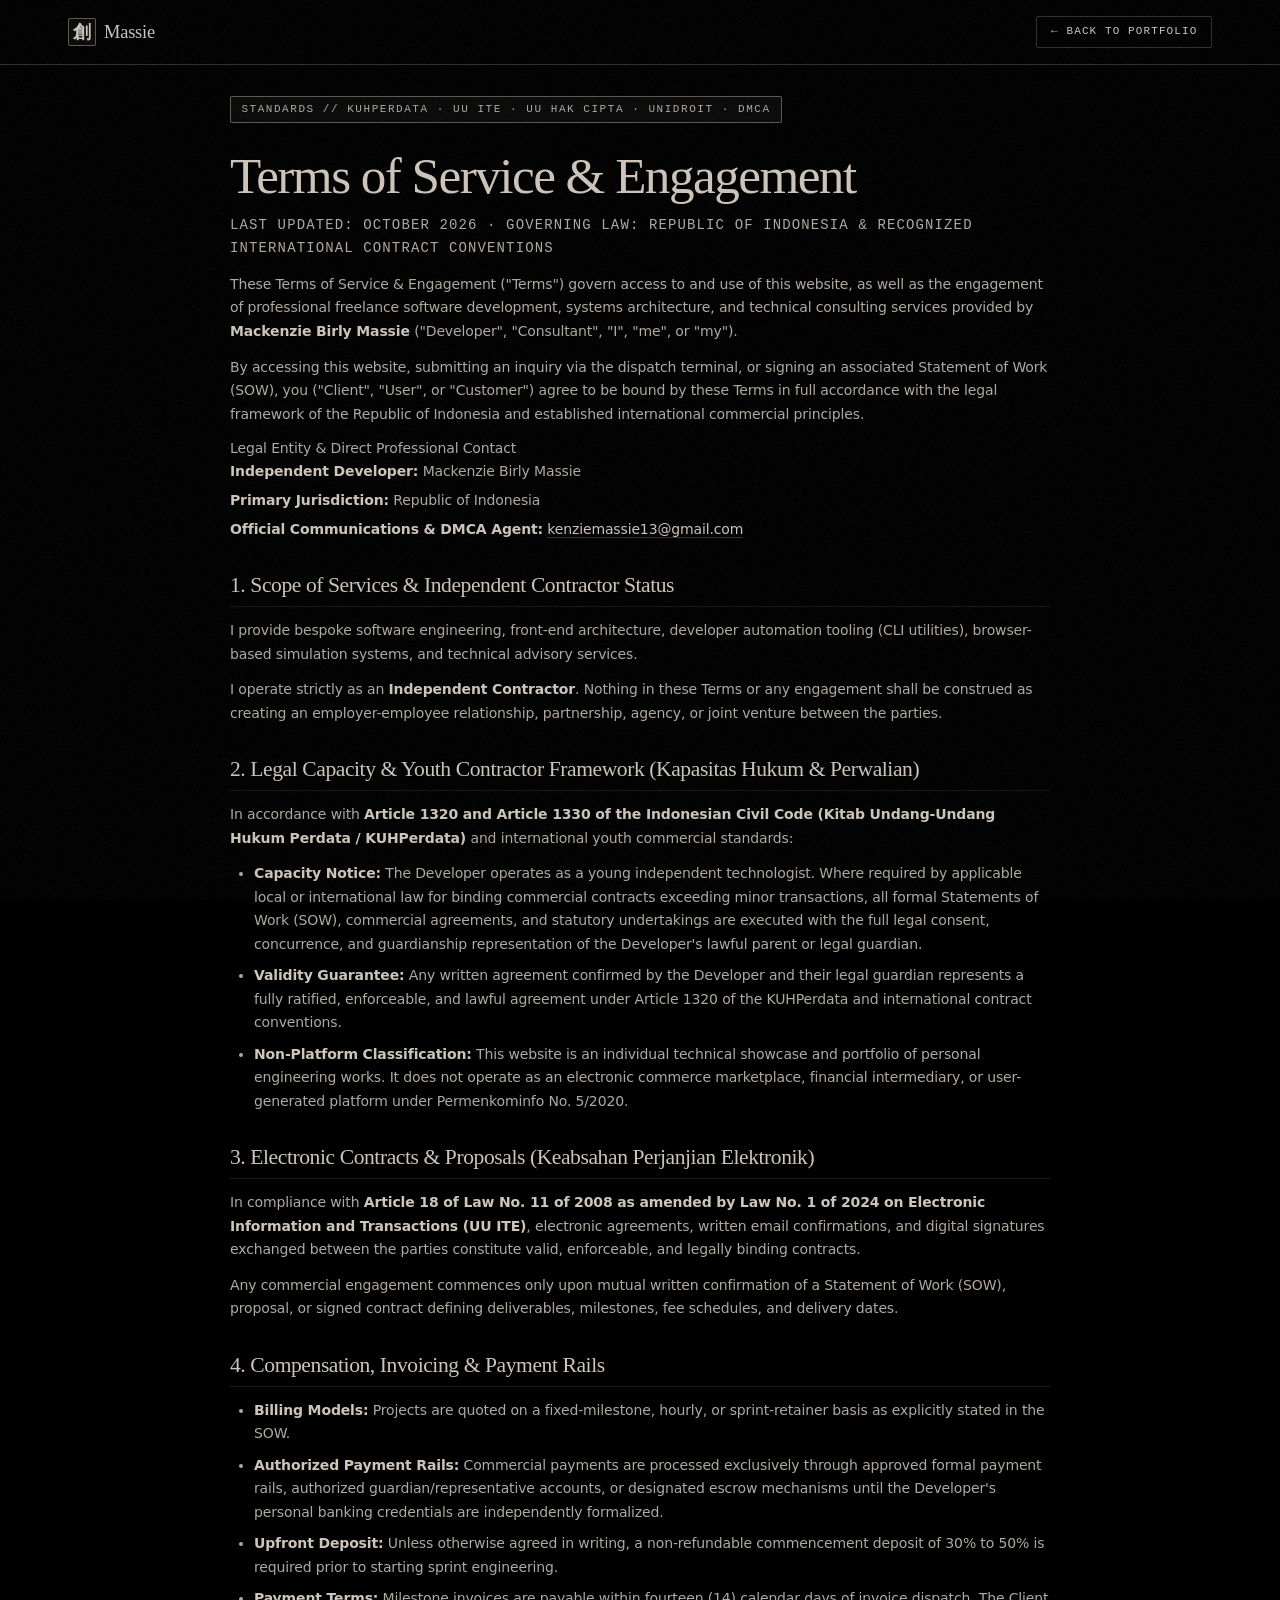
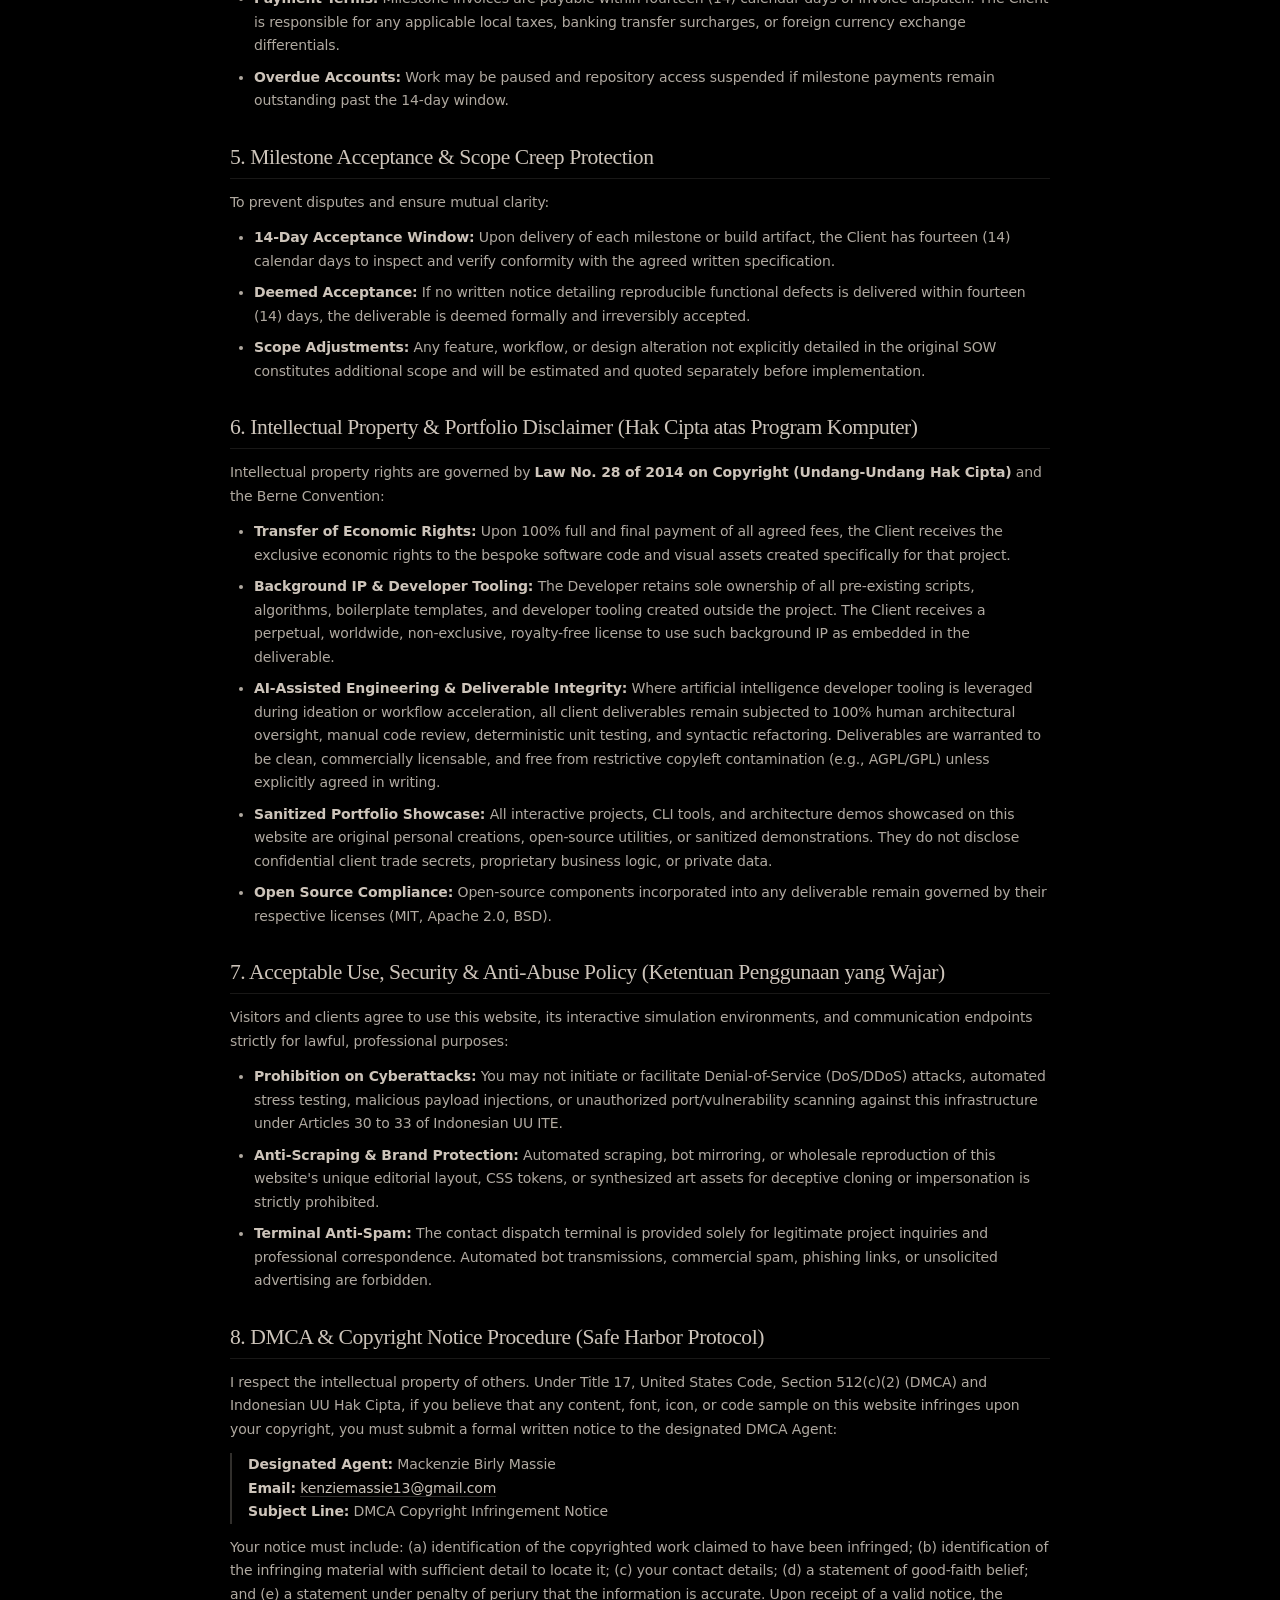
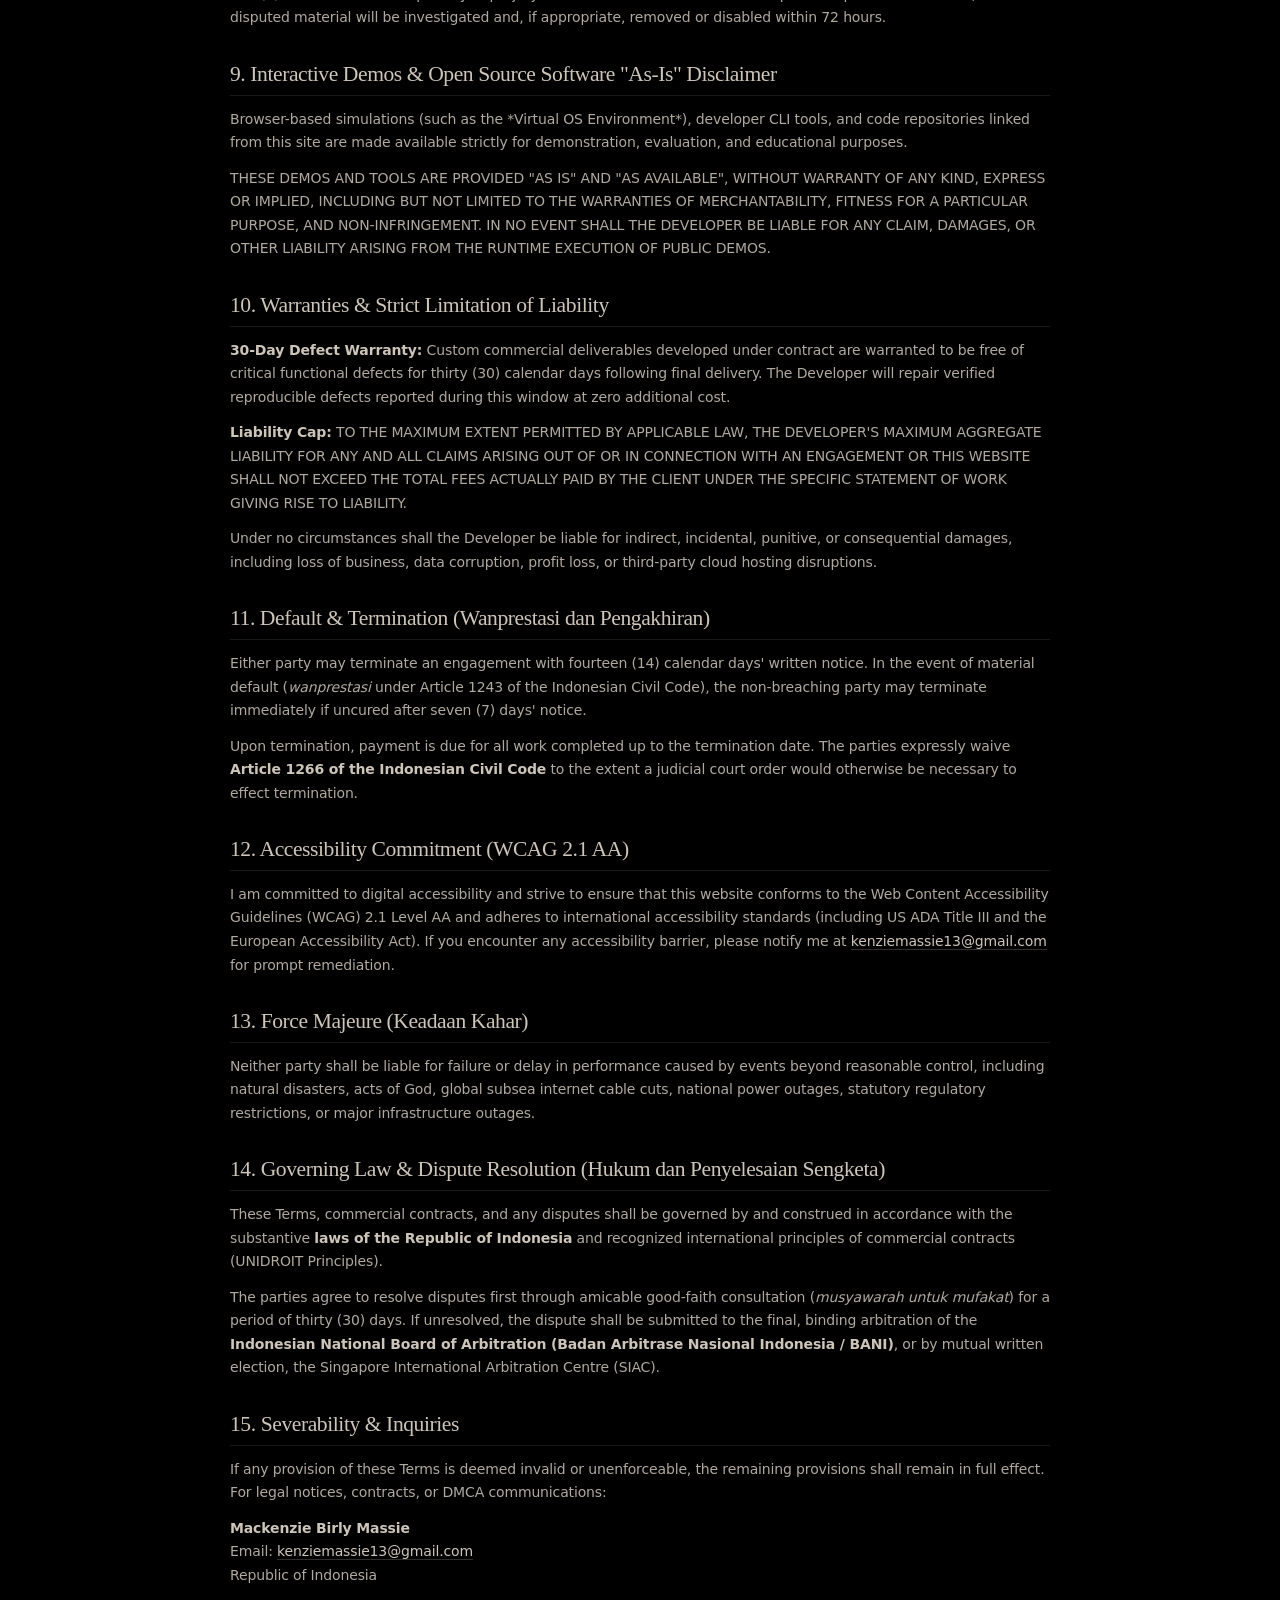
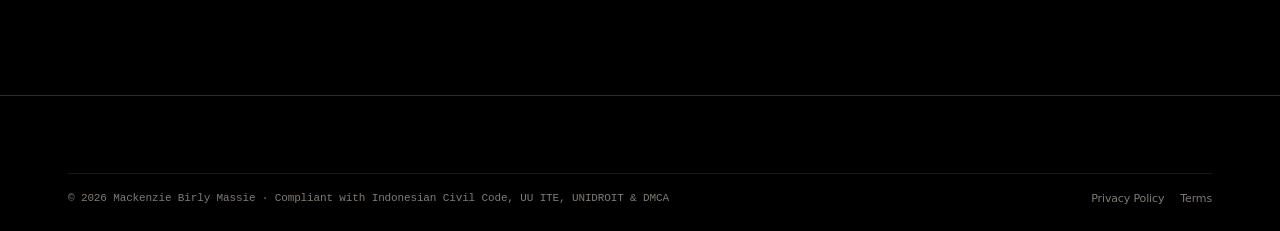
<file: terms.html>
<!DOCTYPE html>
<html lang="en">
<head>
    <meta charset="UTF-8">
    <meta name="viewport" content="width=device-width, initial-scale=1.0">
    <meta http-equiv="Content-Security-Policy" content="default-src 'self'; script-src 'self'; style-src 'self' 'unsafe-inline' https://fonts.googleapis.com; font-src 'self' https://fonts.gstatic.com data:; img-src 'self' data: https:; connect-src 'self' https://formsubmit.co; frame-ancestors 'none'; base-uri 'self'; form-action 'self' https://formsubmit.co;">
    <title>Terms of Service &amp; Engagement · Mackenzie Birly Massie</title>
    <meta name="description" content="Terms and conditions for software engineering and consulting services by Mackenzie Birly Massie. Compliant with Indonesian Law (UU ITE, KUHPerdata, UU Hak Cipta), Youth Capacity Standards, DMCA Safe Harbor, and International Commercial Law.">

    <link rel="icon" href="favicon.svg" type="image/svg+xml">

    <link rel="preconnect" href="https://fonts.googleapis.com">
    <link rel="preconnect" href="https://fonts.gstatic.com" crossorigin>
    <link href="https://fonts.googleapis.com/css2?family=Fraunces:ital,opsz,wght@0,9..144,300..800;1,9..144,300..800&family=Noto+Sans+JP:wght@400;500;700;900&family=Space+Grotesk:wght@400;500;600;700&family=Space+Mono:ital,wght@0,400;0,700;1,400&display=swap" rel="stylesheet">
    <link rel="stylesheet" href="css/main.css">

    <style>
        .legal {
            padding: calc(64px + var(--s6)) 0 clamp(3.5rem, 8vw, 6rem);
            max-width: 820px;
        }
        .legal-h {
            font-family: var(--f-display) !important;
            color: var(--ink);
            font-size: clamp(2rem, 1.5rem + 2.5vw, 3.2rem);
            font-weight: 500;
            margin-bottom: var(--s2);
            letter-spacing: -0.03em !important;
        }
        .legal-updated {
            color: var(--ink-faint);
            font-size: 0.75rem;
            margin-bottom: var(--s5);
            font-family: var(--f-mono);
            letter-spacing: 0.08em;
            text-transform: uppercase;
        }
        .legal-badge {
            display: inline-block;
            font-family: var(--f-mono);
            font-size: 0.6875rem;
            letter-spacing: 0.14em;
            text-transform: uppercase;
            color: var(--ink-dim);
            border: 1px solid var(--line-strong);
            padding: 0.25rem 0.65rem;
            border-radius: var(--radius);
            margin-bottom: var(--s5);
            background: var(--paper-raised);
        }
        .legal h2 {
            font-family: var(--f-display) !important;
            color: var(--ink);
            font-size: 1.35rem;
            font-weight: 500;
            margin-top: var(--s6);
            margin-bottom: var(--s3);
            padding-bottom: var(--s2);
            border-bottom: 1px solid var(--line-soft);
            letter-spacing: -0.02em !important;
        }
        .legal p, .legal ul, .legal ol {
            margin-bottom: var(--s3);
            color: var(--ink-dim);
            line-height: 1.68;
            font-size: 0.875rem;
        }
        .legal ul {
            list-style: disc;
            padding-left: var(--s5);
        }
        .legal ol {
            list-style: decimal;
            padding-left: var(--s5);
        }
        .legal li {
            margin-bottom: var(--s2);
        }
        .legal strong {
            color: var(--ink);
        }
        .legal a {
            color: var(--ink);
            border-bottom: 1px solid var(--line);
            transition: border-color var(--snap) var(--ease-quad);
        }
        .legal a:hover {
            border-color: var(--ink);
        }
    </style>
</head>
<body>

    <header class="hdr solid" id="navbar">
        <div class="hdr-in wrap">
            <a href="index.html#home" class="logo" aria-label="Home">
                <span class="logo-mark" lang="ja">創</span>
                <span class="logo-word">Massie</span>
            </a>
            <a href="index.html" class="btn btn-outline" style="font-size: 0.6875rem; padding: 0.4rem 0.85rem;">← Back to Portfolio</a>
        </div>
    </header>

    <main class="legal wrap">
        <div class="legal-badge">STANDARDS // KUHPERDATA · UU ITE · UU HAK CIPTA · UNIDROIT · DMCA</div>
        <h1 class="legal-h">Terms of Service &amp; Engagement</h1>
        <p class="legal-updated">Last Updated: October 2026 · Governing Law: Republic of Indonesia &amp; Recognized International Contract Conventions</p>

        <p>
            These Terms of Service &amp; Engagement ("Terms") govern access to and use of this website, as well as the engagement of professional freelance software development, systems architecture, and technical consulting services provided by <strong>Mackenzie Birly Massie</strong> ("Developer", "Consultant", "I", "me", or "my").
        </p>
        <p>
            By accessing this website, submitting an inquiry via the dispatch terminal, or signing an associated Statement of Work (SOW), you ("Client", "User", or "Customer") agree to be bound by these Terms in full accordance with the legal framework of the Republic of Indonesia and established international commercial principles.
        </p>

        <div class="legal-box">
            <div class="legal-box-title">Legal Entity &amp; Direct Professional Contact</div>
            <p style="margin-bottom: 0.35rem;"><strong>Independent Developer:</strong> Mackenzie Birly Massie</p>
            <p style="margin-bottom: 0.35rem;"><strong>Primary Jurisdiction:</strong> Republic of Indonesia</p>
            <p style="margin-bottom: 0;"><strong>Official Communications &amp; DMCA Agent:</strong> <a href="mailto:kenziemassie13@gmail.com">kenziemassie13@gmail.com</a></p>
        </div>

        <h2>1. Scope of Services &amp; Independent Contractor Status</h2>
        <p>
            I provide bespoke software engineering, front-end architecture, developer automation tooling (CLI utilities), browser-based simulation systems, and technical advisory services.
        </p>
        <p>
            I operate strictly as an <strong>Independent Contractor</strong>. Nothing in these Terms or any engagement shall be construed as creating an employer-employee relationship, partnership, agency, or joint venture between the parties.
        </p>

        <h2>2. Legal Capacity &amp; Youth Contractor Framework (Kapasitas Hukum &amp; Perwalian)</h2>
        <p>
            In accordance with <strong>Article 1320 and Article 1330 of the Indonesian Civil Code (Kitab Undang-Undang Hukum Perdata / KUHPerdata)</strong> and international youth commercial standards:
        </p>
        <ul>
            <li><strong>Capacity Notice:</strong> The Developer operates as a young independent technologist. Where required by applicable local or international law for binding commercial contracts exceeding minor transactions, all formal Statements of Work (SOW), commercial agreements, and statutory undertakings are executed with the full legal consent, concurrence, and guardianship representation of the Developer's lawful parent or legal guardian.</li>
            <li><strong>Validity Guarantee:</strong> Any written agreement confirmed by the Developer and their legal guardian represents a fully ratified, enforceable, and lawful agreement under Article 1320 of the KUHPerdata and international contract conventions.</li>
            <li><strong>Non-Platform Classification:</strong> This website is an individual technical showcase and portfolio of personal engineering works. It does not operate as an electronic commerce marketplace, financial intermediary, or user-generated platform under Permenkominfo No. 5/2020.</li>
        </ul>

        <h2>3. Electronic Contracts &amp; Proposals (Keabsahan Perjanjian Elektronik)</h2>
        <p>
            In compliance with <strong>Article 18 of Law No. 11 of 2008 as amended by Law No. 1 of 2024 on Electronic Information and Transactions (UU ITE)</strong>, electronic agreements, written email confirmations, and digital signatures exchanged between the parties constitute valid, enforceable, and legally binding contracts.
        </p>
        <p>
            Any commercial engagement commences only upon mutual written confirmation of a Statement of Work (SOW), proposal, or signed contract defining deliverables, milestones, fee schedules, and delivery dates.
        </p>

        <h2>4. Compensation, Invoicing &amp; Payment Rails</h2>
        <ul>
            <li><strong>Billing Models:</strong> Projects are quoted on a fixed-milestone, hourly, or sprint-retainer basis as explicitly stated in the SOW.</li>
            <li><strong>Authorized Payment Rails:</strong> Commercial payments are processed exclusively through approved formal payment rails, authorized guardian/representative accounts, or designated escrow mechanisms until the Developer's personal banking credentials are independently formalized.</li>
            <li><strong>Upfront Deposit:</strong> Unless otherwise agreed in writing, a non-refundable commencement deposit of 30% to 50% is required prior to starting sprint engineering.</li>
            <li><strong>Payment Terms:</strong> Milestone invoices are payable within fourteen (14) calendar days of invoice dispatch. The Client is responsible for any applicable local taxes, banking transfer surcharges, or foreign currency exchange differentials.</li>
            <li><strong>Overdue Accounts:</strong> Work may be paused and repository access suspended if milestone payments remain outstanding past the 14-day window.</li>
        </ul>

        <h2>5. Milestone Acceptance &amp; Scope Creep Protection</h2>
        <p>
            To prevent disputes and ensure mutual clarity:
        </p>
        <ul>
            <li><strong>14-Day Acceptance Window:</strong> Upon delivery of each milestone or build artifact, the Client has fourteen (14) calendar days to inspect and verify conformity with the agreed written specification.</li>
            <li><strong>Deemed Acceptance:</strong> If no written notice detailing reproducible functional defects is delivered within fourteen (14) days, the deliverable is deemed formally and irreversibly accepted.</li>
            <li><strong>Scope Adjustments:</strong> Any feature, workflow, or design alteration not explicitly detailed in the original SOW constitutes additional scope and will be estimated and quoted separately before implementation.</li>
        </ul>

        <h2>6. Intellectual Property &amp; Portfolio Disclaimer (Hak Cipta atas Program Komputer)</h2>
        <p>
            Intellectual property rights are governed by <strong>Law No. 28 of 2014 on Copyright (Undang-Undang Hak Cipta)</strong> and the Berne Convention:
        </p>
        <ul>
            <li><strong>Transfer of Economic Rights:</strong> Upon 100% full and final payment of all agreed fees, the Client receives the exclusive economic rights to the bespoke software code and visual assets created specifically for that project.</li>
            <li><strong>Background IP &amp; Developer Tooling:</strong> The Developer retains sole ownership of all pre-existing scripts, algorithms, boilerplate templates, and developer tooling created outside the project. The Client receives a perpetual, worldwide, non-exclusive, royalty-free license to use such background IP as embedded in the deliverable.</li>
            <li><strong>AI-Assisted Engineering &amp; Deliverable Integrity:</strong> Where artificial intelligence developer tooling is leveraged during ideation or workflow acceleration, all client deliverables remain subjected to 100% human architectural oversight, manual code review, deterministic unit testing, and syntactic refactoring. Deliverables are warranted to be clean, commercially licensable, and free from restrictive copyleft contamination (e.g., AGPL/GPL) unless explicitly agreed in writing.</li>
            <li><strong>Sanitized Portfolio Showcase:</strong> All interactive projects, CLI tools, and architecture demos showcased on this website are original personal creations, open-source utilities, or sanitized demonstrations. They do not disclose confidential client trade secrets, proprietary business logic, or private data.</li>
            <li><strong>Open Source Compliance:</strong> Open-source components incorporated into any deliverable remain governed by their respective licenses (MIT, Apache 2.0, BSD).</li>
        </ul>

        <h2 id="security">7. Acceptable Use, Security &amp; Anti-Abuse Policy (Ketentuan Penggunaan yang Wajar)</h2>
        <p>
            Visitors and clients agree to use this website, its interactive simulation environments, and communication endpoints strictly for lawful, professional purposes:
        </p>
        <ul>
            <li><strong>Prohibition on Cyberattacks:</strong> You may not initiate or facilitate Denial-of-Service (DoS/DDoS) attacks, automated stress testing, malicious payload injections, or unauthorized port/vulnerability scanning against this infrastructure under Articles 30 to 33 of Indonesian UU ITE.</li>
            <li><strong>Anti-Scraping &amp; Brand Protection:</strong> Automated scraping, bot mirroring, or wholesale reproduction of this website's unique editorial layout, CSS tokens, or synthesized art assets for deceptive cloning or impersonation is strictly prohibited.</li>
            <li><strong>Terminal Anti-Spam:</strong> The contact dispatch terminal is provided solely for legitimate project inquiries and professional correspondence. Automated bot transmissions, commercial spam, phishing links, or unsolicited advertising are forbidden.</li>
        </ul>

        <h2>8. DMCA &amp; Copyright Notice Procedure (Safe Harbor Protocol)</h2>
        <p>
            I respect the intellectual property of others. Under Title 17, United States Code, Section 512(c)(2) (DMCA) and Indonesian UU Hak Cipta, if you believe that any content, font, icon, or code sample on this website infringes upon your copyright, you must submit a formal written notice to the designated DMCA Agent:
        </p>
        <p style="padding-left: var(--s4); border-left: 2px solid var(--line);">
            <strong>Designated Agent:</strong> Mackenzie Birly Massie<br>
            <strong>Email:</strong> <a href="mailto:kenziemassie13@gmail.com">kenziemassie13@gmail.com</a><br>
            <strong>Subject Line:</strong> DMCA Copyright Infringement Notice
        </p>
        <p>
            Your notice must include: (a) identification of the copyrighted work claimed to have been infringed; (b) identification of the infringing material with sufficient detail to locate it; (c) your contact details; (d) a statement of good-faith belief; and (e) a statement under penalty of perjury that the information is accurate. Upon receipt of a valid notice, the disputed material will be investigated and, if appropriate, removed or disabled within 72 hours.
        </p>

        <h2>9. Interactive Demos &amp; Open Source Software "As-Is" Disclaimer</h2>
        <p>
            Browser-based simulations (such as the *Virtual OS Environment*), developer CLI tools, and code repositories linked from this site are made available strictly for demonstration, evaluation, and educational purposes.
        </p>
        <p>
            THESE DEMOS AND TOOLS ARE PROVIDED "AS IS" AND "AS AVAILABLE", WITHOUT WARRANTY OF ANY KIND, EXPRESS OR IMPLIED, INCLUDING BUT NOT LIMITED TO THE WARRANTIES OF MERCHANTABILITY, FITNESS FOR A PARTICULAR PURPOSE, AND NON-INFRINGEMENT. IN NO EVENT SHALL THE DEVELOPER BE LIABLE FOR ANY CLAIM, DAMAGES, OR OTHER LIABILITY ARISING FROM THE RUNTIME EXECUTION OF PUBLIC DEMOS.
        </p>

        <h2>10. Warranties &amp; Strict Limitation of Liability</h2>
        <p>
            <strong>30-Day Defect Warranty:</strong> Custom commercial deliverables developed under contract are warranted to be free of critical functional defects for thirty (30) calendar days following final delivery. The Developer will repair verified reproducible defects reported during this window at zero additional cost.
        </p>
        <p>
            <strong>Liability Cap:</strong> TO THE MAXIMUM EXTENT PERMITTED BY APPLICABLE LAW, THE DEVELOPER'S MAXIMUM AGGREGATE LIABILITY FOR ANY AND ALL CLAIMS ARISING OUT OF OR IN CONNECTION WITH AN ENGAGEMENT OR THIS WEBSITE SHALL NOT EXCEED THE TOTAL FEES ACTUALLY PAID BY THE CLIENT UNDER THE SPECIFIC STATEMENT OF WORK GIVING RISE TO LIABILITY.
        </p>
        <p>
            Under no circumstances shall the Developer be liable for indirect, incidental, punitive, or consequential damages, including loss of business, data corruption, profit loss, or third-party cloud hosting disruptions.
        </p>

        <h2>11. Default &amp; Termination (Wanprestasi dan Pengakhiran)</h2>
        <p>
            Either party may terminate an engagement with fourteen (14) calendar days' written notice. In the event of material default (<em>wanprestasi</em> under Article 1243 of the Indonesian Civil Code), the non-breaching party may terminate immediately if uncured after seven (7) days' notice.
        </p>
        <p>
            Upon termination, payment is due for all work completed up to the termination date. The parties expressly waive <strong>Article 1266 of the Indonesian Civil Code</strong> to the extent a judicial court order would otherwise be necessary to effect termination.
        </p>

        <h2>12. Accessibility Commitment (WCAG 2.1 AA)</h2>
        <p>
            I am committed to digital accessibility and strive to ensure that this website conforms to the Web Content Accessibility Guidelines (WCAG) 2.1 Level AA and adheres to international accessibility standards (including US ADA Title III and the European Accessibility Act). If you encounter any accessibility barrier, please notify me at <a href="mailto:kenziemassie13@gmail.com">kenziemassie13@gmail.com</a> for prompt remediation.
        </p>

        <h2>13. Force Majeure (Keadaan Kahar)</h2>
        <p>
            Neither party shall be liable for failure or delay in performance caused by events beyond reasonable control, including natural disasters, acts of God, global subsea internet cable cuts, national power outages, statutory regulatory restrictions, or major infrastructure outages.
        </p>

        <h2>14. Governing Law &amp; Dispute Resolution (Hukum dan Penyelesaian Sengketa)</h2>
        <p>
            These Terms, commercial contracts, and any disputes shall be governed by and construed in accordance with the substantive <strong>laws of the Republic of Indonesia</strong> and recognized international principles of commercial contracts (UNIDROIT Principles).
        </p>
        <p>
            The parties agree to resolve disputes first through amicable good-faith consultation (<em>musyawarah untuk mufakat</em>) for a period of thirty (30) days. If unresolved, the dispute shall be submitted to the final, binding arbitration of the <strong>Indonesian National Board of Arbitration (Badan Arbitrase Nasional Indonesia / BANI)</strong>, or by mutual written election, the Singapore International Arbitration Centre (SIAC).
        </p>

        <h2>15. Severability &amp; Inquiries</h2>
        <p>
            If any provision of these Terms is deemed invalid or unenforceable, the remaining provisions shall remain in full effect. For legal notices, contracts, or DMCA communications:
        </p>
        <p>
            <strong>Mackenzie Birly Massie</strong><br>
            Email: <a href="mailto:kenziemassie13@gmail.com">kenziemassie13@gmail.com</a><br>
            Republic of Indonesia
        </p>
    </main>

    <footer class="ftr">
        <div class="wrap">
            <div class="ftr-bottom">
                <span class="ftr-copy">&copy; 2026 Mackenzie Birly Massie · Compliant with Indonesian Civil Code, UU ITE, UNIDROIT &amp; DMCA</span>
                <div class="ftr-legal">
                    <a href="privacy-policy.html" class="ftr-legal-link">Privacy Policy</a>
                    <a href="terms.html" class="ftr-legal-link">Terms</a>
                </div>
            </div>
        </div>
    </footer>

</body>
</html>
</file>
<file: css/main.css>
/**
 * MASTER STYLESHEET BUNDLE
 * Mackenzie Birly Massie Architectural Portfolio
 */

@import url('tokens.css');
@import url('base.css');
@import url('components.css');
@import url('sections.css');
@import url('landing.css');
</file>
